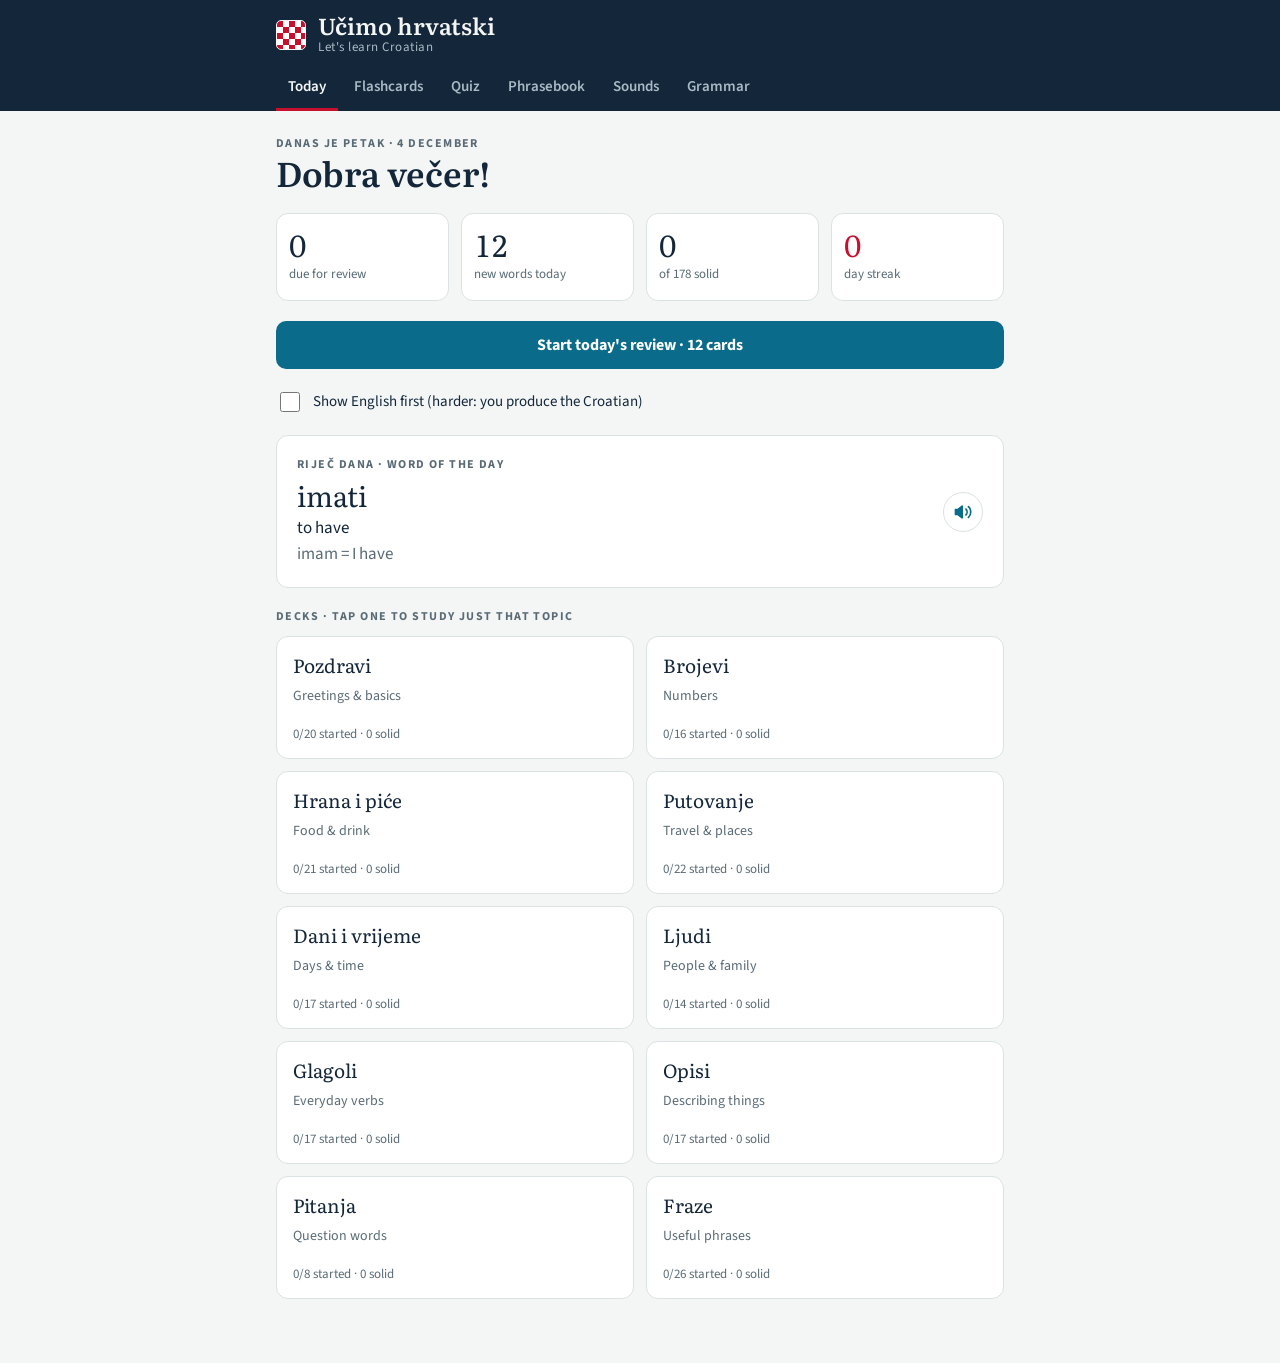
<file: croatian/index.html>
<!DOCTYPE html>
<html lang="en">
<head>
<meta charset="UTF-8">
<meta name="viewport" content="width=device-width, initial-scale=1, viewport-fit=cover">
<title>Učimo hrvatski</title>
<meta name="claude:viewport-fit-sides" content="cover">
<link rel="preconnect" href="https://fonts.googleapis.com">
<link rel="preconnect" href="https://fonts.gstatic.com" crossorigin>
<link rel="stylesheet" href="https://fonts.googleapis.com/css2?family=Literata:opsz,wght@7..72,500;7..72,600&family=Source+Sans+3:wght@400;600;700&display=swap">
<style>
/* Layout: a navy harbour-band header with a šahovnica checker mark, then one calm reading column of limestone and Adriatic blue. */
:root{
  --bg:#F3F6F5; --surface:#FFFFFF; --ink:#14263A; --muted:#5A6B76; --line:#DAE2E3;
  --sea:#0A6C8A; --sea-soft:#E0EEF2; --red:#C8102E; --red-soft:#FBE7EA;
  --good:#2C7A4B; --good-soft:#E2F1E7; --band:#14263A; --band-fg:#F3F6F5; --band-muted:#A9BAC4;
  --f-display:"Literata", Georgia, "Times New Roman", serif;
  --f-body:"Source Sans 3", "Segoe UI", system-ui, -apple-system, sans-serif;
  --r:12px;
}
@media (prefers-color-scheme: dark){
  :root:not([data-theme="light"]){
    --bg:#0C1820; --surface:#13232D; --ink:#E6EEF0; --muted:#94A7B1; --line:#243946;
    --sea:#5DB9D7; --sea-soft:#123241; --red:#F25A6E; --red-soft:#3B1A22;
    --good:#5EC58B; --good-soft:#15301F; --band:#07121A; --band-fg:#E6EEF0; --band-muted:#8EA2AD;
    color-scheme:dark;
  }
}
:root[data-theme="dark"]{
  --bg:#0C1820; --surface:#13232D; --ink:#E6EEF0; --muted:#94A7B1; --line:#243946;
  --sea:#5DB9D7; --sea-soft:#123241; --red:#F25A6E; --red-soft:#3B1A22;
  --good:#5EC58B; --good-soft:#15301F; --band:#07121A; --band-fg:#E6EEF0; --band-muted:#8EA2AD;
  color-scheme:dark;
}
*{box-sizing:border-box}
[hidden]{display:none!important}
html,body{margin:0}
body{background:var(--bg);color:var(--ink);font-family:var(--f-body);font-size:17px;line-height:1.5;-webkit-font-smoothing:antialiased}
body::before{content:"";position:fixed;inset:0 0 auto;height:env(safe-area-inset-top,0px);z-index:10;background:var(--band)}
button,input,select{font:inherit;color:inherit}
button{cursor:pointer}
:focus-visible{outline:3px solid var(--sea);outline-offset:2px}
h1,h2,h3{font-family:var(--f-display);font-weight:600;text-wrap:balance;margin:0;line-height:1.15}

/* header */
.top{position:sticky;top:env(safe-area-inset-top,0px);z-index:5;background:var(--band);color:var(--band-fg)}
.top-in{max-width:760px;margin:0 auto;padding-left:max(16px,env(safe-area-inset-left,0px));padding-right:max(16px,env(safe-area-inset-right,0px));padding-block:12px 0}
.brand{display:flex;align-items:center;gap:12px}
.checker{width:30px;height:30px;flex:none;border-radius:5px;border:1.5px solid var(--band-fg);
  background:repeating-conic-gradient(#FFFFFF 0 25%, #C8102E 0 50%) 0 0/12px 12px}
.brand h1{font-size:23px}
.brand small{display:block;color:var(--band-muted);font-size:13px;letter-spacing:.04em}
.tabs{display:flex;gap:4px;overflow-x:auto;scrollbar-width:none;margin-top:8px}
.tabs::-webkit-scrollbar{display:none}
.tab{background:none;border:0;color:var(--band-muted);padding:10px 12px;font-weight:600;font-size:15px;border-bottom:3px solid transparent;white-space:nowrap}
.tab:hover{color:var(--band-fg)}
.tab[aria-current="page"]{color:var(--band-fg);border-bottom-color:var(--red)}

main{max-width:760px;margin:0 auto;padding-left:max(16px,env(safe-area-inset-left,0px));padding-right:max(16px,env(safe-area-inset-right,0px));padding-block:24px 64px}
section{display:flex;flex-direction:column;gap:20px}
.eyebrow{font-size:12px;letter-spacing:.12em;text-transform:uppercase;color:var(--muted);font-weight:700}
.muted{color:var(--muted)}
.panel{background:var(--surface);border:1px solid var(--line);border-radius:var(--r);padding:20px}

/* buttons */
.btn{border:0;border-radius:10px;padding:12px 18px;font-weight:700;font-size:16px;background:var(--sea);color:var(--surface);transition:transform .1s, filter .15s}
.btn:hover{filter:brightness(1.08)}
.btn:active{transform:scale(.98)}
.btn:disabled{opacity:.45;cursor:default;transform:none;filter:none}
.btn.ghost{background:transparent;color:var(--sea);border:1.5px solid var(--sea)}
.btn.wide{width:100%}
.row{display:flex;gap:12px;flex-wrap:wrap}
.row>.btn{flex:1 1 140px}
.speak{flex:none;width:40px;height:40px;border-radius:50%;border:1.5px solid var(--line);background:var(--surface);color:var(--sea);display:inline-grid;place-items:center;padding:0}
.speak:hover{border-color:var(--sea)}
.speak svg{width:20px;height:20px}

/* today */
.hello h2{font-size:34px}
.stats{display:grid;grid-template-columns:repeat(4,1fr);gap:12px}
.stat{background:var(--surface);border:1px solid var(--line);border-radius:var(--r);padding:14px 12px}
.stat b{display:block;font-family:var(--f-display);font-weight:400;font-size:30px;line-height:1.1;font-variant-numeric:tabular-nums}
.stat span{font-size:13px;color:var(--muted)}
.stat.hot b{color:var(--red)}
.wotd{display:flex;gap:16px;align-items:center}
.wotd .w{flex:1;min-width:0}
.wotd .w strong{font-family:var(--f-display);font-weight:400;font-size:28px;display:block}
.decks{display:grid;grid-template-columns:repeat(2,1fr);gap:12px}
.deck{text-align:left;background:var(--surface);border:1px solid var(--line);border-radius:var(--r);padding:14px 16px;display:flex;flex-direction:column;gap:6px}
.deck:hover{border-color:var(--sea)}
.deck .dn{font-family:var(--f-display);font-size:19px}
.deck .de{font-size:14px;color:var(--muted)}
.bar{height:6px;border-radius:3px;background:var(--line);overflow:hidden}
.bar i{display:block;height:100%;background:var(--sea);border-radius:3px}
.deck .dc{font-size:13px;color:var(--muted);font-variant-numeric:tabular-nums}
.switch{display:flex;align-items:center;gap:10px;font-size:15px}
.switch input{width:20px;height:20px;accent-color:var(--sea)}

/* review */
.rv-top{display:flex;justify-content:space-between;align-items:center;gap:12px}
.chip{display:inline-block;font-size:12px;font-weight:700;letter-spacing:.08em;text-transform:uppercase;padding:4px 10px;border-radius:999px;background:var(--sea-soft);color:var(--sea)}
.chip.new{background:var(--red-soft);color:var(--red)}
.flash{background:var(--surface);border:1px solid var(--line);border-radius:16px;padding:36px 24px;min-height:260px;display:flex;flex-direction:column;align-items:center;justify-content:center;gap:14px;text-align:center}
.f-front{display:flex;align-items:center;gap:14px;justify-content:center;flex-wrap:wrap}
.f-word{font-family:var(--f-display);font-size:clamp(30px,7vw,46px);line-height:1.15;overflow-wrap:anywhere}
.f-back{display:flex;flex-direction:column;gap:6px;align-items:center;border-top:1px dashed var(--line);padding-top:16px;width:100%}
.f-ans{font-size:24px;font-weight:600}
.f-note{color:var(--muted);font-size:15px;max-width:44ch}
.rates{display:grid;grid-template-columns:repeat(4,1fr);gap:10px}
.rate{border:1.5px solid var(--line);background:var(--surface);border-radius:10px;padding:10px 6px;display:flex;flex-direction:column;align-items:center;font-weight:700}
.rate small{font-weight:400;color:var(--muted);font-size:13px}
.rate.again{border-color:var(--red);color:var(--red)}
.rate.good{border-color:var(--sea);color:var(--sea)}
.rate:hover{background:var(--sea-soft)}
.rate.again:hover{background:var(--red-soft)}
.keys{font-size:13px;color:var(--muted);text-align:center}
.done{text-align:center;display:flex;flex-direction:column;gap:12px;align-items:center;padding-block:28px}
.done h2{font-size:38px}

/* quiz */
.field{display:flex;flex-direction:column;gap:6px;flex:1 1 180px;min-width:0}
.field label{font-size:13px;font-weight:700;color:var(--muted);letter-spacing:.04em}
select,input[type="text"],input[type="search"]{width:100%;padding:11px 12px;border-radius:10px;border:1.5px solid var(--line);background:var(--surface)}
.qhead{display:flex;justify-content:space-between;align-items:center;font-variant-numeric:tabular-nums}
.qprompt{font-family:var(--f-display);font-size:clamp(26px,6vw,38px);text-align:center;overflow-wrap:anywhere}
.choices{display:grid;grid-template-columns:1fr 1fr;gap:10px}
.choice{text-align:left;padding:14px 16px;border-radius:10px;border:1.5px solid var(--line);background:var(--surface);font-size:17px}
.choice:hover:not(:disabled){border-color:var(--sea)}
.choice:disabled{cursor:default}
.choice.right{border-color:var(--good);background:var(--good-soft);color:var(--good);font-weight:700}
.choice.wrong{border-color:var(--red);background:var(--red-soft);color:var(--red)}
.fb{padding:12px 14px;border-radius:10px;font-weight:600}
.fb.ok{background:var(--good-soft);color:var(--good)}
.fb.bad{background:var(--red-soft);color:var(--red)}
.fb.almost{background:var(--sea-soft);color:var(--sea)}
.missed{display:flex;flex-direction:column;gap:8px;text-align:left;width:100%}
.missed div{display:flex;justify-content:space-between;gap:12px;border-bottom:1px solid var(--line);padding-block:6px}

/* phrasebook */
.group h3{font-size:22px;margin-bottom:8px}
.phrase{display:flex;align-items:center;gap:14px;padding-block:12px;border-bottom:1px solid var(--line)}
.phrase:last-child{border-bottom:0}
.phrase .p{flex:1;min-width:0}
.phrase .hr{font-family:var(--f-display);font-size:20px}
.phrase .en{color:var(--ink)}
.phrase .nt{color:var(--muted);font-size:14px}

/* sounds */
.abc{display:grid;grid-template-columns:repeat(auto-fill,minmax(150px,1fr));gap:10px}
.letter{text-align:left;background:var(--surface);border:1px solid var(--line);border-radius:var(--r);padding:12px 14px;display:flex;flex-direction:column;gap:4px}
.letter:hover{border-color:var(--sea)}
.letter .L{font-family:var(--f-display);font-size:30px;line-height:1}
.letter.special .L{color:var(--red)}
.letter .s{font-size:14px}
.letter .ex{font-size:14px;color:var(--muted)}
.letter .ex b{color:var(--ink);font-weight:600}
.legend{font-size:14px;color:var(--muted)}
.legend b{color:var(--red)}

/* grammar */
.prose{max-width:65ch}
.prose p{margin:0 0 10px}
.tbl{overflow-x:auto}
table{border-collapse:collapse;width:100%;font-size:16px}
th,td{text-align:left;padding:8px 10px;border-bottom:1px solid var(--line);vertical-align:top}
th{font-size:12px;letter-spacing:.08em;text-transform:uppercase;color:var(--muted)}
td.hr{font-family:var(--f-display)}
.end{color:var(--red);font-weight:700}

.toast{position:fixed;left:50%;bottom:calc(20px + env(safe-area-inset-bottom,0px));transform:translateX(-50%);background:var(--ink);color:var(--bg);padding:10px 16px;border-radius:10px;font-size:15px;max-width:calc(100% - 32px);z-index:20}

@media (max-width:560px){
  .stats{grid-template-columns:repeat(2,1fr)}
  .decks,.choices{grid-template-columns:1fr}
  .rates{grid-template-columns:repeat(2,1fr)}
  .hello h2{font-size:28px}
}
@media (prefers-reduced-motion:reduce){*{transition:none!important}}
</style>
</head>
<body>

<header class="top">
  <div class="top-in">
    <div class="brand">
      <div class="checker" aria-hidden="true"></div>
      <div><h1>Učimo hrvatski</h1><small>Let's learn Croatian</small></div>
    </div>
    <nav class="tabs" aria-label="Sections">
      <button class="tab" data-v="today">Today</button>
      <button class="tab" data-v="review">Flashcards</button>
      <button class="tab" data-v="quiz">Quiz</button>
      <button class="tab" data-v="phrases">Phrasebook</button>
      <button class="tab" data-v="sounds">Sounds</button>
      <button class="tab" data-v="grammar">Grammar</button>
    </nav>
  </div>
</header>

<main>

<!-- TODAY -->
<section id="v-today">
  <div class="hello">
    <div class="eyebrow" id="dateLine"></div>
    <h2 id="greet">Dobar dan!</h2>
  </div>
  <div class="stats">
    <div class="stat"><b id="stDue">0</b><span>due for review</span></div>
    <div class="stat"><b id="stNew">0</b><span>new words today</span></div>
    <div class="stat"><b id="stSolid">0</b><span id="stSolidLbl">words solid</span></div>
    <div class="stat hot"><b id="stStreak">0</b><span>day streak</span></div>
  </div>
  <button class="btn wide" id="startBtn">Start today's review</button>
  <label class="switch"><input type="checkbox" id="enFirst"> Show English first (harder: you produce the Croatian)</label>

  <div class="panel wotd">
    <div class="w">
      <div class="eyebrow">Riječ dana · word of the day</div>
      <strong id="wHr"></strong>
      <div id="wEn"></div>
      <div class="muted" id="wNote"></div>
    </div>
    <button class="speak" id="wSpeak" aria-label="Hear it"></button>
  </div>

  <div>
    <div class="eyebrow" style="margin-bottom:10px">Decks · tap one to study just that topic</div>
    <div class="decks" id="deckList"></div>
  </div>
</section>

<!-- REVIEW -->
<section id="v-review" hidden>
  <div id="rvPlay">
    <div style="display:flex;flex-direction:column;gap:16px">
      <div class="rv-top"><span class="chip" id="rvTag">Review</span><span class="muted" id="rvLeft"></span></div>
      <div class="flash">
        <div class="f-front"><div class="f-word" id="fFront"></div><button class="speak" id="fSpeak" aria-label="Hear the Croatian"></button></div>
        <div class="f-back" id="fBack" hidden>
          <div class="f-ans" id="fAns"></div>
          <div class="f-note" id="fNote"></div>
        </div>
      </div>
      <button class="btn wide" id="showBtn">Show answer</button>
      <div class="rates" id="rates" hidden>
        <button class="rate again" data-r="0">Again<small>now</small></button>
        <button class="rate" data-r="1">Hard<small id="ivH"></small></button>
        <button class="rate good" data-r="2">Good<small id="ivG"></small></button>
        <button class="rate" data-r="3">Easy<small id="ivE"></small></button>
      </div>
      <div class="keys">Keyboard: Space to flip, 1–4 to rate, P to hear it</div>
    </div>
  </div>
  <div class="panel done" id="rvDone" hidden>
    <div class="eyebrow">Session finished</div>
    <h2>Gotovo!</h2>
    <p class="muted" id="doneMsg"></p>
    <div class="row" style="width:100%">
      <button class="btn ghost" id="practiceBtn" hidden>Practise this deck anyway</button>
      <button class="btn ghost" data-go="quiz">Take a quiz</button>
      <button class="btn" data-go="today">Back to today</button>
    </div>
  </div>
</section>

<!-- QUIZ -->
<section id="v-quiz" hidden>
  <div class="panel" id="qSetup" style="display:flex;flex-direction:column;gap:16px">
    <div><h2 style="font-size:28px">Quick quiz</h2><p class="muted" style="margin:4px 0 0">Ten questions. Quizzes don't change your flashcard schedule.</p></div>
    <div class="row">
      <div class="field"><label for="qDeck">Topic</label><select id="qDeck"></select></div>
      <div class="field"><label for="qDir">Direction</label>
        <select id="qDir"><option value="hr-en">Croatian → English</option><option value="en-hr">English → Croatian</option><option value="mix">Mixed</option></select></div>
      <div class="field"><label for="qMode">Answer by</label>
        <select id="qMode"><option value="choice">Multiple choice</option><option value="type">Typing</option></select></div>
    </div>
    <button class="btn wide" id="qStart">Start quiz</button>
  </div>

  <div id="qPlay" hidden style="display:flex;flex-direction:column;gap:16px">
    <div class="qhead"><span class="eyebrow" id="qAsk"></span><span class="muted" id="qCount"></span></div>
    <div class="bar"><i id="qBar" style="width:0"></i></div>
    <div class="panel" style="display:flex;flex-direction:column;align-items:center;gap:12px;padding-block:28px">
      <div class="qprompt" id="qPrompt"></div>
      <button class="speak" id="qSpeak" aria-label="Hear the Croatian"></button>
    </div>
    <div class="choices" id="qChoices"></div>
    <form id="qTypeForm" class="row" hidden>
      <input type="text" id="qInput" autocomplete="off" autocapitalize="off" spellcheck="false" style="flex:1 1 220px" placeholder="Type your answer">
      <button class="btn" type="submit" id="qCheck">Check</button>
    </form>
    <div class="row" id="qKeysRow" hidden>
      <span class="muted" style="font-size:14px;align-self:center">Tap to insert:</span>
      <span class="row" style="gap:6px" id="qKeys"></span>
    </div>
    <div class="fb" id="qFb" hidden></div>
    <button class="btn wide" id="qNext" hidden>Next</button>
  </div>

  <div class="panel done" id="qEnd" hidden>
    <div class="eyebrow">Your score</div>
    <h2 id="qScore"></h2>
    <p class="muted" id="qVerdict"></p>
    <div class="missed" id="qMissed"></div>
    <div class="row" style="width:100%">
      <button class="btn ghost" id="qSettings">Change settings</button>
      <button class="btn" id="qAgain">Another round</button>
    </div>
  </div>
</section>

<!-- PHRASEBOOK -->
<section id="v-phrases" hidden>
  <div><h2 style="font-size:28px">Phrasebook</h2><p class="muted" style="margin:4px 0 0">Phrases you can use straight away. They're also a flashcard deck.</p></div>
  <input type="search" id="pSearch" placeholder="Search in English or Croatian" aria-label="Search phrases">
  <div id="pList" style="display:flex;flex-direction:column;gap:20px"></div>
</section>

<!-- SOUNDS -->
<section id="v-sounds" hidden>
  <div class="prose">
    <h2 style="font-size:28px">Abeceda · the alphabet</h2>
    <p class="muted" style="margin-top:4px">Croatian is spelled the way it sounds: one letter, one sound, every letter pronounced. Learn these 30 letters and you can read anything aloud. Tap a letter to hear its example word.</p>
  </div>
  <p class="legend"><b>Red letters</b> are the ones English speakers need to learn. Lj, Nj and Dž count as single letters. Q, W, X and Y appear only in foreign words.</p>
  <div class="abc" id="abc"></div>
  <div class="panel prose">
    <h3 style="font-size:22px;margin-bottom:8px">Five tips for sounding right</h3>
    <p><b>Vowels are short and pure.</b> a as in <i>father</i>, e as in <i>bed</i>, i as in <i>machine</i>, o as in <i>more</i>, u as in <i>food</i>. They never glide the way English vowels do.</p>
    <p><b>Roll the r.</b> It can even act as a vowel: <i>trg</i> (square), <i>prst</i> (finger), the island of <i>Krk</i>.</p>
    <p><b>Č vs Ć.</b> Č is hard, tongue back (<i>čaj</i>). Ć is soft, tongue forward (<i>kuća</i>). Many Croatians blur them, so don't worry too much.</p>
    <p><b>Stress usually falls early</b>, often on the first syllable, and never on the last syllable of a longer word: <b>HR</b>vatska, <b>do</b>bar dan.</p>
    <p><b>J is always a y sound.</b> <i>Jaje</i> (egg) is "YAH-yeh".</p>
  </div>
</section>

<!-- GRAMMAR -->
<section id="v-grammar" hidden>
  <div class="prose">
    <h2 style="font-size:28px">Grammar essentials</h2>
    <p class="muted" style="margin-top:4px">Just enough grammar to understand what you hear and build simple sentences.</p>
  </div>

  <div class="panel prose">
    <h3 style="font-size:22px;margin-bottom:8px">Biti · to be</h3>
    <p>You will use this verb constantly. The short forms never start a sentence: say <i>Ja sam Ana</i> or <i>Ana sam</i>, not <i>Sam Ana</i>.</p>
    <div class="tbl"><table>
      <tr><th>Person</th><th>Am / is / are</th><th>Am not</th></tr>
      <tr><td>ja (I)</td><td class="hr">sam</td><td class="hr">nisam</td></tr>
      <tr><td>ti (you)</td><td class="hr">si</td><td class="hr">nisi</td></tr>
      <tr><td>on / ona / ono</td><td class="hr">je</td><td class="hr">nije</td></tr>
      <tr><td>mi (we)</td><td class="hr">smo</td><td class="hr">nismo</td></tr>
      <tr><td>vi (you all / formal)</td><td class="hr">ste</td><td class="hr">niste</td></tr>
      <tr><td>oni / one / ona</td><td class="hr">su</td><td class="hr">nisu</td></tr>
    </table></div>
  </div>

  <div class="panel prose">
    <h3 style="font-size:22px;margin-bottom:8px">Present tense: three patterns</h3>
    <p>Most verbs follow one of three endings. Pronouns are usually dropped, because the ending already tells you who: <i>Govorim engleski</i> means "I speak English".</p>
    <div class="tbl"><table>
      <tr><th></th><th>gledati (watch)</th><th>govoriti (speak)</th><th>piti (drink)</th></tr>
      <tr><td>ja</td><td class="hr">gled<span class="end">am</span></td><td class="hr">govor<span class="end">im</span></td><td class="hr">pij<span class="end">em</span></td></tr>
      <tr><td>ti</td><td class="hr">gled<span class="end">aš</span></td><td class="hr">govor<span class="end">iš</span></td><td class="hr">pij<span class="end">eš</span></td></tr>
      <tr><td>on/ona</td><td class="hr">gled<span class="end">a</span></td><td class="hr">govor<span class="end">i</span></td><td class="hr">pij<span class="end">e</span></td></tr>
      <tr><td>mi</td><td class="hr">gled<span class="end">amo</span></td><td class="hr">govor<span class="end">imo</span></td><td class="hr">pij<span class="end">emo</span></td></tr>
      <tr><td>vi</td><td class="hr">gled<span class="end">ate</span></td><td class="hr">govor<span class="end">ite</span></td><td class="hr">pij<span class="end">ete</span></td></tr>
      <tr><td>oni</td><td class="hr">gled<span class="end">aju</span></td><td class="hr">govor<span class="end">e</span></td><td class="hr">pij<span class="end">u</span></td></tr>
    </table></div>
    <p style="margin-top:10px">To make a verb negative, put <i>ne</i> in front: <i>Ne razumijem</i> (I don't understand). Three verbs merge with it: <i>nisam</i> (I'm not), <i>nemam</i> (I don't have), <i>neću</i> (I won't / don't want).</p>
  </div>

  <div class="panel prose">
    <h3 style="font-size:22px;margin-bottom:8px">Gender: look at the ending</h3>
    <div class="tbl"><table>
      <tr><th>Gender</th><th>Usually ends in</th><th>Examples</th></tr>
      <tr><td>Masculine</td><td>a consonant</td><td class="hr">grad, kruh, otok</td></tr>
      <tr><td>Feminine</td><td><span class="end">-a</span></td><td class="hr">kava, plaža, žena</td></tr>
      <tr><td>Neuter</td><td><span class="end">-o</span> or <span class="end">-e</span></td><td class="hr">pivo, vino, more</td></tr>
    </table></div>
    <p style="margin-top:10px">Adjectives match the noun: <i>dobar grad</i>, <i>dobra kava</i>, <i>dobro vino</i>.</p>
  </div>

  <div class="panel prose">
    <h3 style="font-size:22px;margin-bottom:8px">The seven cases</h3>
    <p>Croatian nouns change their ending depending on their role in the sentence. Don't memorise the tables yet. Learn to notice them. Here is <i>žena</i> (woman) and <i>grad</i> (city):</p>
    <div class="tbl"><table>
      <tr><th>Case</th><th>Used for</th><th>žena</th><th>grad</th></tr>
      <tr><td>Nominative</td><td>the subject</td><td class="hr">žen<span class="end">a</span></td><td class="hr">grad</td></tr>
      <tr><td>Genitive</td><td>of, from, without, amounts</td><td class="hr">žen<span class="end">e</span></td><td class="hr">grad<span class="end">a</span></td></tr>
      <tr><td>Dative</td><td>to, for (someone)</td><td class="hr">žen<span class="end">i</span></td><td class="hr">grad<span class="end">u</span></td></tr>
      <tr><td>Accusative</td><td>the object, going to</td><td class="hr">žen<span class="end">u</span></td><td class="hr">grad</td></tr>
      <tr><td>Vocative</td><td>calling someone</td><td class="hr">žen<span class="end">o</span></td><td class="hr">grad<span class="end">e</span></td></tr>
      <tr><td>Locative</td><td>in, at, about</td><td class="hr">žen<span class="end">i</span></td><td class="hr">grad<span class="end">u</span></td></tr>
      <tr><td>Instrumental</td><td>with, by means of</td><td class="hr">žen<span class="end">om</span></td><td class="hr">grad<span class="end">om</span></td></tr>
    </table></div>
    <p style="margin-top:10px"><b>The one to learn first:</b> when ordering, feminine <i>-a</i> becomes <i>-u</i>. <i>Kava</i> becomes <i>Jednu kavu, molim</i>, and <i>karta</i> becomes <i>Jednu kartu za Split</i>.</p>
  </div>

  <div class="panel prose">
    <h3 style="font-size:22px;margin-bottom:8px">Ti or Vi?</h3>
    <p>Use <i>ti</i> with friends, family, children and people your age in casual settings. Use <i>Vi</i> with strangers, older people, shop and restaurant staff. If you're unsure, use <i>Vi</i>. You'll hear <i>Kako ste?</i> (formal) and <i>Kako si?</i> (informal), and <i>Izvolite</i> from anyone serving you.</p>
    <p>To ask a yes/no question, put the verb first and add <i>li</i>: <i>Govorite li engleski?</i> (Do you speak English?), <i>Imate li sobu?</i> (Do you have a room?). With "to be", use <i>je li</i>: <i>Je li daleko?</i> (Is it far?).</p>
  </div>
</section>

</main>
<div class="toast" id="toast" hidden></div>

<script>
const DECKS=[
 {id:'pozdravi',hr:'Pozdravi',en:'Greetings & basics',cards:[
  ['bok','hi / bye','Informal and very common.'],
  ['dobar dan','good day / hello','Polite, any time of day.'],
  ['dobro jutro','good morning'],
  ['dobra večer','good evening'],
  ['laku noć','good night'],
  ['doviđenja','goodbye','Polite. Literally "until we see again".'],
  ['hvala','thank you / thanks'],
  ['hvala lijepa','thank you very much','Literally "beautiful thanks".'],
  ['molim','please / you\'re welcome','Also "pardon?" when you didn\'t catch something.'],
  ['da','yes'],
  ['ne','no'],
  ['oprostite','excuse me / sorry','Formal. To a friend: oprosti.'],
  ['izvolite','here you are / how can I help','What shop and café staff say to you.'],
  ['kako si?','how are you?','Informal.'],
  ['kako ste?','how are you?','Formal, or to several people.'],
  ['dobro sam','I\'m fine / I\'m good'],
  ['drago mi je','nice to meet you','Literally "it is dear to me".'],
  ['zovem se ...','my name is ...','Literally "I call myself".'],
  ['može','okay / sure','Literally "it can". You\'ll hear it all day.'],
  ['živjeli!','cheers!','Literally "may you live".']
 ]},
 {id:'brojevi',hr:'Brojevi',en:'Numbers',cards:[
  ['jedan','one / 1'],['dva','two / 2'],['tri','three / 3'],['četiri','four / 4'],['pet','five / 5'],
  ['šest','six / 6'],['sedam','seven / 7'],['osam','eight / 8'],['devet','nine / 9'],['deset','ten / 10'],
  ['jedanaest','eleven / 11','Literally "one-on-ten".'],['dvanaest','twelve / 12'],['dvadeset','twenty / 20'],
  ['pedeset','fifty / 50'],['sto','hundred / 100'],['tisuća','thousand / 1000']
 ]},
 {id:'hrana',hr:'Hrana i piće',en:'Food & drink',cards:[
  ['voda','water'],['kruh','bread'],['kava','coffee','Order with "jednu kavu, molim".'],['čaj','tea'],
  ['pivo','beer'],['vino','wine','Red wine is crno vino, literally "black wine".'],['mlijeko','milk'],
  ['sir','cheese','Paški sir from the island of Pag is famous.'],['riba','fish'],['meso','meat'],['jaje','egg'],
  ['juha','soup'],['sladoled','ice cream'],['voće','fruit'],['povrće','vegetables'],
  ['jelovnik','menu'],['račun','bill / check'],['doručak','breakfast'],['ručak','lunch'],['večera','dinner'],
  ['ukusno','delicious / tasty']
 ]},
 {id:'putovanje',hr:'Putovanje',en:'Travel & places',cards:[
  ['grad','city / town'],['more','sea'],['plaža','beach'],['otok','island','Croatia has over a thousand.'],
  ['ulica','street'],['trgovina','shop / store'],['tržnica','market','The open-air produce market.'],
  ['kolodvor','station','Autobusni kolodvor is the bus station.'],['zračna luka','airport','Literally "air port".'],
  ['soba','room'],['ljekarna','pharmacy'],['bolnica','hospital'],['autobus','bus'],['vlak','train'],
  ['brod','boat / ship'],['trajekt','ferry'],['karta','ticket / map'],['lijevo','left'],['desno','right'],
  ['ravno','straight ahead'],['blizu','near / close'],['daleko','far']
 ]},
 {id:'vrijeme',hr:'Dani i vrijeme',en:'Days & time',cards:[
  ['danas','today'],['sutra','tomorrow'],['jučer','yesterday'],['sada','now','Also short: sad.'],
  ['ponedjeljak','Monday','Literally "after Sunday".'],['utorak','Tuesday','From "second".'],
  ['srijeda','Wednesday','From "middle".'],['četvrtak','Thursday','From "fourth".'],['petak','Friday','From "fifth".'],
  ['subota','Saturday'],['nedjelja','Sunday','Literally "no work".'],['dan','day'],['tjedan','week'],
  ['mjesec','month','Also means "moon".'],['godina','year'],['sat','hour / clock'],
  ['vrijeme','time / weather','One word for both.']
 ]},
 {id:'ljudi',hr:'Ljudi',en:'People & family',cards:[
  ['mama','mom / mum'],['tata','dad'],['majka','mother'],['otac','father'],['brat','brother'],['sestra','sister'],
  ['sin','son'],['kći','daughter'],['muž','husband'],['žena','woman / wife'],['čovjek','person / man','Plural: ljudi (people).'],
  ['dijete','child','Plural: djeca.'],['prijatelj','friend','Male. A female friend is prijateljica.'],['prijateljica','friend (female)']
 ]},
 {id:'glagoli',hr:'Glagoli',en:'Everyday verbs',cards:[
  ['biti','to be','ja sam = I am'],['imati','to have','imam = I have'],['ići','to go','idem = I go'],
  ['htjeti','to want','hoću = I want. Politer: želio bih / željela bih (I would like).'],
  ['jesti','to eat','jedem = I eat'],['piti','to drink','pijem = I drink'],['govoriti','to speak','govorim = I speak'],
  ['razumjeti','to understand','razumijem = I understand'],['znati','to know','znam = I know'],['vidjeti','to see','vidim = I see'],
  ['raditi','to work / to do','radim = I work'],['živjeti','to live','živim = I live'],['voljeti','to love / to like','volim = I love'],
  ['trebati','to need','trebam = I need'],['platiti','to pay','platim = I pay'],['kupiti','to buy','kupim = I buy'],
  ['spavati','to sleep','spavam = I sleep']
 ]},
 {id:'opisi',hr:'Opisi',en:'Describing things',cards:[
  ['dobar','good'],['loš','bad'],['velik','big'],['mali','small / little'],['lijep','beautiful / nice'],
  ['nov','new'],['star','old'],['skup','expensive'],['jeftin','cheap'],['toplo','warm','It\'s warm: toplo je.'],
  ['hladno','cold','It\'s cold: hladno je.'],['crven','red'],['plav','blue','Also "blond".'],['zelen','green'],
  ['žut','yellow'],['bijel','white'],['crn','black']
 ]},
 {id:'pitanja',hr:'Pitanja',en:'Question words',cards:[
  ['tko','who'],['što','what','Further east you\'ll hear šta.'],['gdje','where'],['kada','when','Also short: kad.'],
  ['zašto','why'],['kako','how'],['koliko','how much / how many'],['koji','which']
 ]}
];

const PHRASES=[
 {g:'At the café & restaurant',items:[
  ['Jednu kavu, molim.','One coffee, please.','Kava becomes kavu when ordered (accusative).'],
  ['Račun, molim.','The bill, please.'],
  ['Imate li jelovnik na engleskom?','Do you have a menu in English?'],
  ['Što preporučujete?','What do you recommend?'],
  ['Bez mesa, molim.','Without meat, please.'],
  ['Bilo je odlično!','It was excellent!']
 ]},
 {g:'Getting around',items:[
  ['Gdje je WC?','Where is the toilet?','WC is said "ve-tse".'],
  ['Koliko košta?','How much does it cost?'],
  ['Jednu kartu za Split, molim.','One ticket to Split, please.'],
  ['Kada polazi trajekt?','When does the ferry leave?'],
  ['Je li daleko?','Is it far?']
 ]},
 {g:'Conversation',items:[
  ['Govorite li engleski?','Do you speak English?'],
  ['Ne razumijem.','I don\'t understand.'],
  ['Polako, molim.','Slowly, please.'],
  ['Možete li ponoviti?','Can you repeat that?'],
  ['Kako se kaže ... na hrvatskom?','How do you say ... in Croatian?'],
  ['Učim hrvatski.','I\'m learning Croatian.','People will love hearing this.'],
  ['Ne znam.','I don\'t know.'],
  ['Nema problema.','No problem.'],
  ['Vidimo se!','See you!'],
  ['Sretno!','Good luck!'],
  ['Pomalo!','Take it easy!','The Dalmatian motto: slowly, little by little.']
 ]},
 {g:'If you need help',items:[
  ['Trebam pomoć.','I need help.'],
  ['Upomoć!','Help!'],
  ['Zovite liječnika!','Call a doctor!'],
  ['Izgubio sam se.','I\'m lost.','Said by a man. A woman says: Izgubila sam se.']
 ]}
];
DECKS.push({id:'fraze',hr:'Fraze',en:'Useful phrases',cards:PHRASES.flatMap(p=>p.items)});

const ALPHABET=[
 ['A','a in father','auto','car'],['B','b','brod','boat'],['C','ts in cats','cvijet','flower',1],
 ['Č','ch in church (hard)','čaj','tea',1],['Ć','softer ch, like t in British "tune"','kuća','house',1],
 ['D','d','dan','day'],['Dž','j in jungle (hard)','džep','pocket',1],['Đ','softer j, like d in British "duke"','rođendan','birthday',1],
 ['E','e in bed','more','sea'],['F','f','fotografija','photo'],['G','g in go, always hard','grad','city'],
 ['H','ch in Scottish loch, softly','hvala','thanks',1],['I','ee in see','riba','fish'],['J','y in yes','jaje','egg',1],
 ['K','k','kava','coffee'],['L','l','lijevo','left'],['Lj','lli in million','ljubav','love',1],['M','m','mama','mom'],
 ['N','n','ne','no'],['Nj','ny in canyon','konj','horse',1],['O','o in more, short','otok','island'],['P','p','pivo','beer'],
 ['R','rolled; can act as a vowel','Krk','an island',1],['S','s in sun, never z','sir','cheese'],['Š','sh in shoe','šest','six',1],
 ['T','t','tri','three'],['U','oo in food','ulica','street'],['V','v','vino','wine'],['Z','z in zoo','zelen','green'],
 ['Ž','s in pleasure','žut','yellow',1]
];

const ALL=DECKS.flatMap(d=>d.cards.map(c=>({id:d.id+':'+c[0],deck:d.id,hr:c[0],en:c[1],note:c[2]||''})));
const DECK_BY=Object.fromEntries(DECKS.map(d=>[d.id,d]));
const INTERVALS=[0,1,2,4,8,16,32];
const NEW_PER_DAY=12;
const KEY='ucimo-hr-v1';
const SPEAKER='<svg viewBox="0 0 24 24" fill="none" stroke="currentColor" stroke-width="2" stroke-linecap="round" stroke-linejoin="round" aria-hidden="true"><path d="M11 5 6 9H3v6h3l5 4z" fill="currentColor"/><path d="M15.5 8.5a5 5 0 0 1 0 7"/><path d="M18.5 5.5a9 9 0 0 1 0 13"/></svg>';

const $=s=>document.querySelector(s);
const esc=s=>String(s).replace(/[&<>"]/g,c=>({'&':'&amp;','<':'&lt;','>':'&gt;','"':'&quot;'}[c]));
const shuffle=a=>{a=a.slice();for(let i=a.length-1;i>0;i--){const j=Math.floor(Math.random()*(i+1));[a[i],a[j]]=[a[j],a[i]]}return a};
const today=()=>{const d=new Date();return Math.floor((d.getTime()-d.getTimezoneOffset()*6e4)/864e5)};

function load(){
  try{const s=JSON.parse(localStorage.getItem(KEY));if(s&&s.cards)return s}catch(e){}
  return {cards:{},streak:{last:null,count:0},newToday:{date:null,count:0},settings:{enFirst:false}};
}
function save(){try{localStorage.setItem(KEY,JSON.stringify(S))}catch(e){}}
let S=load();

let toastTimer;
function toast(msg){const t=$('#toast');t.textContent=msg;t.hidden=false;clearTimeout(toastTimer);toastTimer=setTimeout(()=>t.hidden=true,3200)}

/* speech */
let voice=null;
function pickVoice(){
  if(!('speechSynthesis' in window))return;
  const vs=speechSynthesis.getVoices();
  voice=vs.find(v=>/^hr/i.test(v.lang))||vs.find(v=>/^(bs|sr)/i.test(v.lang))||null;
}
if('speechSynthesis' in window){pickVoice();speechSynthesis.addEventListener?.('voiceschanged',pickVoice)}
function speak(text){
  if(!('speechSynthesis' in window)){toast('This browser can\'t play audio for words.');return}
  if(!voice&&speechSynthesis.getVoices().length){toast('No Croatian voice on this device. Add one in your system\'s speech settings, or try Chrome.');return}
  speechSynthesis.cancel();
  const u=new SpeechSynthesisUtterance(text.replace(/\.\.\./g,'').trim());
  if(voice)u.voice=voice;
  u.lang=voice?voice.lang:'hr-HR';u.rate=.85;
  speechSynthesis.speak(u);
}
document.querySelectorAll('.speak').forEach(b=>b.innerHTML=SPEAKER);

/* navigation */
const VIEWS=['today','review','quiz','phrases','sounds','grammar'];
function show(v){
  // a finished session shouldn't stop the Flashcards tab from starting a new one
  if(v!=='review'&&sess&&sess.done)sess=null;
  VIEWS.forEach(x=>{$('#v-'+x).hidden=x!==v});
  document.querySelectorAll('.tab').forEach(t=>{
    if(t.dataset.v===v){t.setAttribute('aria-current','page');t.scrollIntoView?.({block:'nearest',inline:'nearest'})}
    else t.removeAttribute('aria-current');
  });
  if(v==='today')renderToday();
  window.scrollTo(0,0);
  try{history.replaceState(null,'','#'+v)}catch(e){}
}
document.querySelectorAll('.tab').forEach(t=>t.addEventListener('click',()=>{
  if(t.dataset.v==='review'&&!sess)startReview(null);else show(t.dataset.v);
}));
document.querySelectorAll('[data-go]').forEach(b=>b.addEventListener('click',()=>show(b.dataset.go)));

/* today */
function stateOf(c){return S.cards[c.id]}
function newUsed(){return S.newToday.date===today()?S.newToday.count:0}
function renderToday(){
  const t=today(),h=new Date().getHours();
  $('#greet').textContent=h<11?'Dobro jutro!':h<18?'Dobar dan!':'Dobra večer!';
  const days=['nedjelja','ponedjeljak','utorak','srijeda','četvrtak','petak','subota'];
  const d=new Date();$('#dateLine').textContent=`Danas je ${days[d.getDay()]} · ${d.toLocaleDateString('en-GB',{day:'numeric',month:'long'})}`;
  const due=ALL.filter(c=>stateOf(c)&&stateOf(c).due<=t).length;
  const unseen=ALL.filter(c=>!stateOf(c)).length;
  const fresh=Math.min(unseen,Math.max(0,NEW_PER_DAY-newUsed()));
  const solid=ALL.filter(c=>stateOf(c)&&stateOf(c).box>=3).length;
  $('#stDue').textContent=due;$('#stNew').textContent=fresh;$('#stSolid').textContent=solid;
  $('#stSolidLbl').textContent=`of ${ALL.length} solid`;
  $('#stStreak').textContent=S.streak.last!==null&&S.streak.last>=t-1?S.streak.count:0;
  const n=due+fresh,b=$('#startBtn');
  b.textContent=n?`Start today's review · ${n} card${n===1?'':'s'}`:'All done for today. Dobro!';
  b.disabled=!n;
  $('#enFirst').checked=!!S.settings.enFirst;
  const w=ALL[(t*7)%ALL.length];
  $('#wHr').textContent=w.hr;$('#wEn').textContent=w.en;$('#wNote').textContent=w.note;
  $('#wSpeak').onclick=()=>speak(w.hr);
  $('#deckList').innerHTML=DECKS.map(dk=>{
    const cs=ALL.filter(c=>c.deck===dk.id),st=cs.filter(c=>stateOf(c)).length,so=cs.filter(c=>stateOf(c)&&stateOf(c).box>=3).length,du=cs.filter(c=>stateOf(c)&&stateOf(c).due<=t).length;
    return `<button class="deck" data-deck="${dk.id}"><span class="dn">${esc(dk.hr)}</span><span class="de">${esc(dk.en)}</span>
      <span class="bar"><i style="width:${Math.round(so/cs.length*100)}%"></i></span>
      <span class="dc">${st}/${cs.length} started · ${so} solid${du?` · ${du} due`:''}</span></button>`;
  }).join('');
  document.querySelectorAll('.deck').forEach(el=>el.addEventListener('click',()=>startReview(el.dataset.deck)));
}
$('#startBtn').addEventListener('click',()=>startReview(null));
$('#enFirst').addEventListener('change',e=>{S.settings.enFirst=e.target.checked;save()});

/* flashcards */
let sess=null,cur=null,revealed=false;
function startReview(deckId,cram){
  const t=today(),pool=ALL.filter(c=>!deckId||c.deck===deckId);
  let queue;
  if(cram)queue=shuffle(pool);
  else{
    const due=shuffle(pool.filter(c=>stateOf(c)&&stateOf(c).due<=t));
    const lim=deckId?10:Math.max(0,NEW_PER_DAY-newUsed());
    queue=[...due,...pool.filter(c=>!stateOf(c)).slice(0,lim)];
  }
  sess={deck:deckId,cram:!!cram,queue,reviewed:0};
  show('review');
  nextCard();
}
function nextCard(){
  if(!sess.queue.length)return finish();
  $('#rvPlay').hidden=false;$('#rvDone').hidden=true;
  cur=sess.queue.shift();revealed=false;
  const enFirst=S.settings.enFirst,st=stateOf(cur);
  $('#fFront').textContent=enFirst?cur.en:cur.hr;
  $('#fAns').textContent=enFirst?cur.hr:cur.en;
  $('#fNote').textContent=cur.note;
  $('#fBack').hidden=true;$('#rates').hidden=true;$('#showBtn').hidden=false;
  $('#fSpeak').hidden=enFirst;
  const tag=$('#rvTag');
  tag.textContent=sess.cram?'Practice':st?DECK_BY[cur.deck].hr:'New word';
  tag.classList.toggle('new',!st&&!sess.cram);
  $('#rvLeft').textContent=`${sess.queue.length+1} left`;
  const box=st?st.box:0,fmt=n=>n===1?'1 day':n+' days';
  $('#ivH').textContent='1 day';
  $('#ivG').textContent=fmt(INTERVALS[Math.min(6,box+1)]);
  $('#ivE').textContent=fmt(INTERVALS[Math.min(6,box+2)]);
  $('#showBtn').focus({preventScroll:true});
  if(!enFirst&&!st)speak(cur.hr);
}
function reveal(){
  if(revealed)return;revealed=true;
  $('#fBack').hidden=false;$('#rates').hidden=false;$('#showBtn').hidden=true;$('#fSpeak').hidden=false;
  if(S.settings.enFirst)speak(cur.hr);
}
function rate(r){
  if(!revealed)return;
  const t=today();
  if(!sess.cram){
    let st=S.cards[cur.id];
    if(!st){
      st=S.cards[cur.id]={box:0,due:t};
      if(S.newToday.date!==t)S.newToday={date:t,count:0};
      S.newToday.count++;
    }
    if(r===0){st.box=0;st.due=t}
    else if(r===1){st.box=Math.max(1,st.box);st.due=t+1}
    else{st.box=Math.min(6,st.box+(r===3?2:1));st.due=t+INTERVALS[st.box]}
    if(S.streak.last!==t){S.streak.count=S.streak.last===t-1?S.streak.count+1:1;S.streak.last=t}
    save();
  }
  if(r===0)sess.queue.splice(Math.min(3,sess.queue.length),0,cur);
  sess.reviewed++;
  nextCard();
}
function finish(){
  $('#rvPlay').hidden=true;$('#rvDone').hidden=false;
  const d=sess.deck?DECK_BY[sess.deck]:null;
  $('#doneMsg').textContent=sess.reviewed
    ?`You went through ${sess.reviewed} card${sess.reviewed===1?'':'s'}${d?` in ${d.hr}`:''}. Come back tomorrow and the ones you know less well will be waiting.`
    :d?`Nothing in ${d.hr} is due right now.`:'Nothing is due right now. Pick a deck on the Today tab to learn more words.';
  $('#practiceBtn').hidden=!(d&&!sess.cram);
  sess.done=true;
}
$('#showBtn').addEventListener('click',reveal);
$('#fSpeak').addEventListener('click',()=>speak(cur.hr));
document.querySelectorAll('.rate').forEach(b=>b.addEventListener('click',()=>rate(+b.dataset.r)));
$('#practiceBtn').addEventListener('click',()=>startReview(sess.deck,true));
document.addEventListener('keydown',e=>{
  if($('#v-review').hidden||$('#rvPlay').hidden||/INPUT|SELECT|TEXTAREA/.test(e.target.tagName))return;
  if(e.key===' '||e.key==='Enter'){if(!revealed){e.preventDefault();reveal()}}
  else if(/^[1-4]$/.test(e.key))rate(+e.key-1);
  else if(e.key==='p'||e.key==='P')speak(cur.hr);
});

/* quiz */
$('#qDeck').innerHTML='<option value="all">All topics</option>'+DECKS.map(d=>`<option value="${d.id}">${esc(d.hr)} · ${esc(d.en)}</option>`).join('');
let qz=null;
const norm=s=>s.toLowerCase().replace(/\(.*?\)/g,'').replace(/\.\.\./g,'').replace(/[.,!?¿¡"…]/g,'').replace(/\s+/g,' ').trim();
const alts=s=>s.split(/\s*\/\s*/).map(norm).filter(Boolean);
const plainA=s=>s.replace(/dž/g,'dz').replace(/đ/g,'dj').replace(/[čć]/g,'c').replace(/š/g,'s').replace(/ž/g,'z');
const plainB=s=>plainA(s.replace(/đ/g,'d'));
function check(given,answer){
  const g=norm(given);if(!g)return 'bad';
  const as=alts(answer).concat(norm(answer));
  if(as.includes(g))return 'ok';
  if(as.some(a=>plainA(a)===plainA(g)||plainB(a)===plainB(g)))return 'almost';
  return 'bad';
}
function startQuiz(){
  const deck=$('#qDeck').value;
  const pool=ALL.filter(c=>deck==='all'||c.deck===deck);
  qz={items:shuffle(pool).slice(0,10),i:0,score:0,missed:[],dir:$('#qDir').value,mode:$('#qMode').value};
  $('#qSetup').hidden=true;$('#qEnd').hidden=true;$('#qPlay').hidden=false;
  qRender();
}
function qRender(){
  const c=qz.items[qz.i];
  const toEn=qz.dir==='hr-en'||(qz.dir==='mix'&&Math.random()<.5);
  qz.cur={c,toEn,answer:toEn?c.en:c.hr,answered:false};
  $('#qAsk').textContent=toEn?'Translate into English':'Translate into Croatian';
  $('#qCount').textContent=`${qz.i+1} / ${qz.items.length}`;
  $('#qBar').style.width=(qz.i/qz.items.length*100)+'%';
  $('#qPrompt').textContent=toEn?c.hr:c.en;
  $('#qSpeak').hidden=!toEn;
  $('#qFb').hidden=true;$('#qNext').hidden=true;
  const typing=qz.mode==='type';
  $('#qChoices').hidden=typing;$('#qTypeForm').hidden=!typing;$('#qKeysRow').hidden=!(typing&&!toEn);
  if(typing){const i=$('#qInput');i.value='';i.disabled=false;$('#qCheck').disabled=false;i.focus()}
  else{
    let others=shuffle(ALL.filter(x=>x.deck===c.deck&&x.id!==c.id));
    if(others.length<3)others=others.concat(shuffle(ALL.filter(x=>x.deck!==c.deck)));
    const seen=new Set([qz.cur.answer]),opts=[c];
    for(const o of others){const a=toEn?o.en:o.hr;if(!seen.has(a)){seen.add(a);opts.push(o)}if(opts.length===4)break}
    $('#qChoices').innerHTML=shuffle(opts).map(o=>`<button class="choice" data-id="${esc(o.id)}">${esc(toEn?o.en:o.hr)}</button>`).join('');
    document.querySelectorAll('.choice').forEach(b=>b.addEventListener('click',()=>{
      if(qz.cur.answered)return;
      const ok=b.dataset.id===c.id;
      document.querySelectorAll('.choice').forEach(x=>{x.disabled=true;if(x.dataset.id===c.id)x.classList.add('right')});
      if(!ok)b.classList.add('wrong');
      qDone(ok?'ok':'bad');
    }));
  }
}
function qDone(result){
  const q=qz.cur;q.answered=true;
  if(result!=='bad')qz.score++;else qz.missed.push(q.c);
  const fb=$('#qFb');fb.hidden=false;fb.className='fb '+result;
  fb.textContent=result==='ok'?'Točno! Correct.':result==='almost'?`Almost! Watch the accents: ${q.answer}`:`Not quite. The answer is: ${q.answer}`;
  if(q.toEn===false||result!=='bad')speak(q.c.hr);
  const n=$('#qNext');n.hidden=false;n.textContent=qz.i+1<qz.items.length?'Next':'See your score';n.focus();
}
function qNext(){
  qz.i++;
  if(qz.i<qz.items.length)return qRender();
  $('#qPlay').hidden=true;$('#qEnd').hidden=false;
  const s=qz.score,n=qz.items.length;
  $('#qScore').textContent=`${s} / ${n}`;
  $('#qVerdict').textContent=s===n?'Savršeno! Perfect.':s>=n*.7?'Odlično! Excellent.':s>=n*.4?'Dobro! Good, keep going.':'Pomalo. Little by little, you\'ll get there.';
  $('#qMissed').innerHTML=qz.missed.length?'<div class="eyebrow" style="border:0">Review these</div>'+qz.missed.map(c=>`<div><span style="font-family:var(--f-display)">${esc(c.hr)}</span><span class="muted">${esc(c.en)}</span></div>`).join(''):'';
}
$('#qStart').addEventListener('click',startQuiz);
$('#qAgain').addEventListener('click',startQuiz);
$('#qSettings').addEventListener('click',()=>{$('#qEnd').hidden=true;$('#qSetup').hidden=false});
$('#qNext').addEventListener('click',qNext);
$('#qSpeak').addEventListener('click',()=>speak(qz.cur.c.hr));
$('#qTypeForm').addEventListener('submit',e=>{
  e.preventDefault();
  if(qz.cur.answered)return qNext();
  const i=$('#qInput');if(!i.value.trim())return;
  i.disabled=true;$('#qCheck').disabled=true;
  qDone(check(i.value,qz.cur.answer));
});
$('#qKeys').innerHTML=['č','ć','đ','š','ž'].map(k=>`<button type="button" class="speak" style="font-family:var(--f-display);font-size:18px;color:var(--ink)" data-k="${k}">${k}</button>`).join('');
document.querySelectorAll('[data-k]').forEach(b=>b.addEventListener('click',()=>{
  const i=$('#qInput');if(i.disabled)return;
  const p=i.selectionStart??i.value.length;i.value=i.value.slice(0,p)+b.dataset.k+i.value.slice(i.selectionEnd??p);
  i.focus();i.setSelectionRange(p+1,p+1);
}));

/* phrasebook */
function renderPhrases(){
  const q=norm($('#pSearch').value);
  const html=PHRASES.map(g=>{
    const items=g.items.filter(p=>!q||norm(p[0]+' '+p[1]).includes(q)||plainB(norm(p[0])).includes(plainB(q)));
    if(!items.length)return '';
    return `<div class="panel group"><h3>${esc(g.g)}</h3>${items.map(p=>`<div class="phrase"><div class="p"><div class="hr">${esc(p[0])}</div><div class="en">${esc(p[1])}</div>${p[2]?`<div class="nt">${esc(p[2])}</div>`:''}</div><button class="speak" data-say="${esc(p[0])}" aria-label="Hear it">${SPEAKER}</button></div>`).join('')}</div>`;
  }).join('');
  $('#pList').innerHTML=html||'<p class="muted">No phrases match that search.</p>';
}
$('#pSearch').addEventListener('input',renderPhrases);
$('#pList').addEventListener('click',e=>{const b=e.target.closest('[data-say]');if(b)speak(b.dataset.say)});
renderPhrases();

/* alphabet */
$('#abc').innerHTML=ALPHABET.map(([L,s,ex,gl,sp])=>`<button class="letter${sp?' special':''}" data-say="${esc(ex)}"><span class="L">${L} ${L.toLowerCase()}</span><span class="s">${esc(s)}</span><span class="ex"><b>${esc(ex)}</b> · ${esc(gl)}</span></button>`).join('');
$('#abc').addEventListener('click',e=>{const b=e.target.closest('[data-say]');if(b)speak(b.dataset.say)});

/* boot */
const start=(location.hash||'').slice(1);
if(start==='review')startReview(null);else show(VIEWS.includes(start)?start:'today');
</script>
</body>
</html>
</file>
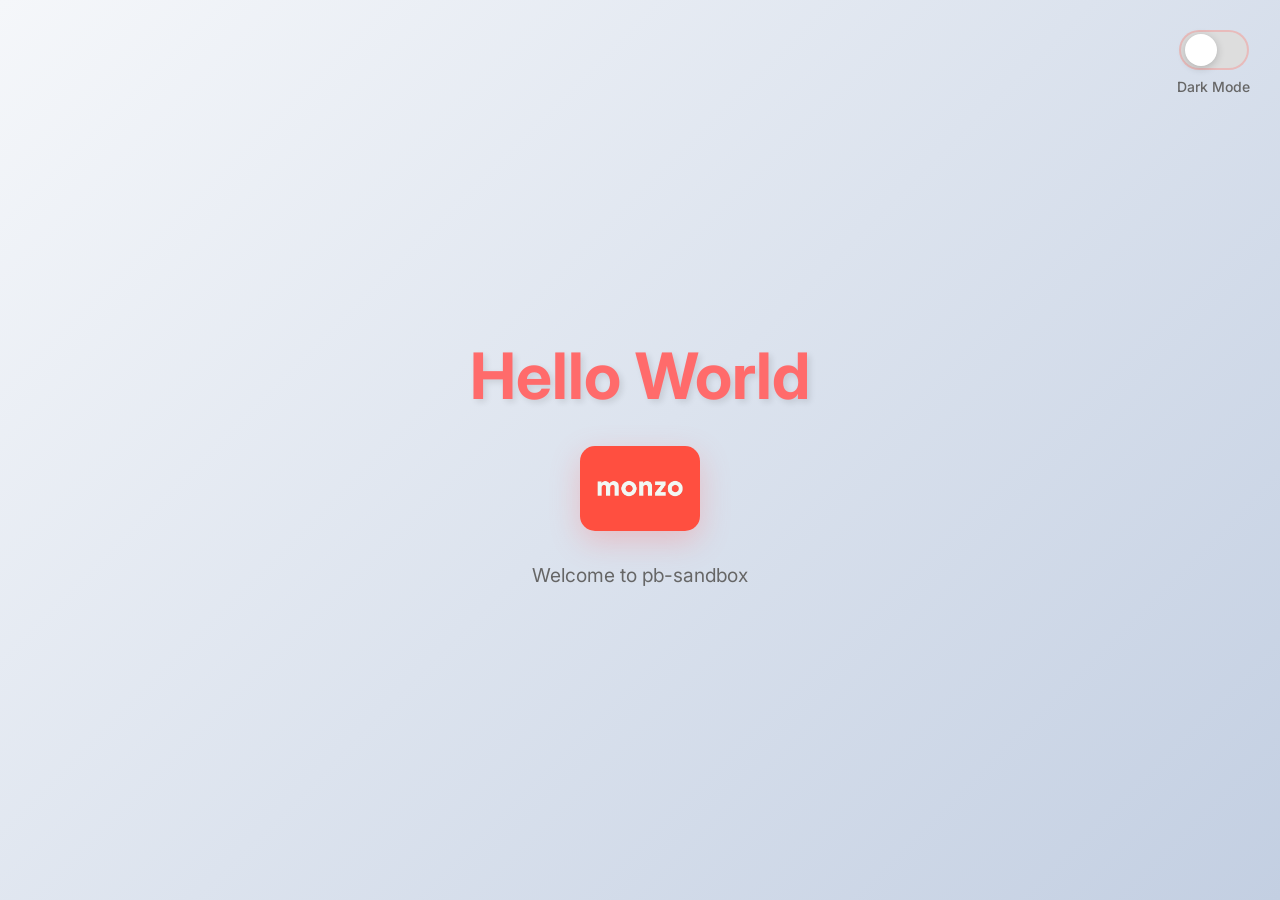
<file: hello-world/index.html>
<!DOCTYPE html>
<html lang="en">
<head>
    <meta charset="UTF-8">
    <meta name="viewport" content="width=device-width, initial-scale=1.0">
    <title>Hello World - Hot Coral</title>
    <link href="https://fonts.googleapis.com/css2?family=Inter:wght@400;500;700&display=swap" rel="stylesheet">
    <style>
        :root {
            --bg-gradient-start: #f5f7fa;
            --bg-gradient-end: #c3cfe2;
            --text-color: #666;
            --toggle-bg: #ddd;
            --toggle-thumb: #fff;
        }
        
        [data-theme="dark"] {
            --bg-gradient-start: #2c3e50;
            --bg-gradient-end: #34495e;
            --text-color: #bbb;
            --toggle-bg: #4a4a4a;
            --toggle-thumb: #fff;
        }
        
        body {
            margin: 0;
            padding: 0;
            min-height: 100vh;
            display: flex;
            flex-direction: column;
            align-items: center;
            justify-content: center;
            background: linear-gradient(135deg, var(--bg-gradient-start) 0%, var(--bg-gradient-end) 100%);
            font-family: 'Inter', -apple-system, BlinkMacSystemFont, 'Segoe UI', sans-serif;
            transition: background 0.3s ease;
        }
        
        .container {
            text-align: center;
            padding: 2rem;
        }
        
        .hello-world {
            font-size: 4rem;
            font-weight: bold;
            color: #FF6B6B;
            text-shadow: 3px 3px 6px rgba(0, 0, 0, 0.1);
            margin-bottom: 2rem;
            animation: fadeInUp 1s ease-out;
        }
        
        .monzo-logo {
            margin: 2rem auto;
            display: flex;
            align-items: center;
            justify-content: center;
            animation: fadeInUp 1s ease-out 0.3s both;
        }
        
        .monzo-logo img {
            width: 120px;
            height: auto;
            border-radius: 15px;
            box-shadow: 0 10px 30px rgba(255, 107, 107, 0.3);
        }
        
        @keyframes fadeInUp {
            from {
                opacity: 0;
                transform: translateY(30px);
            }
            to {
                opacity: 1;
                transform: translateY(0);
            }
        }
        
        .subtitle {
            color: var(--text-color);
            font-size: 1.2rem;
            margin-top: 1rem;
            animation: fadeInUp 1s ease-out 0.6s both;
        }
        
        .dark-mode-toggle {
            position: fixed;
            top: 30px;
            right: 30px;
            z-index: 1000;
            text-align: center;
        }
        
        .toggle-switch {
            position: relative;
            display: inline-block;
            width: 70px;
            height: 40px;
            margin-bottom: 8px;
        }
        
        .toggle-switch input {
            opacity: 0;
            width: 0;
            height: 0;
        }
        
        .slider {
            position: absolute;
            cursor: pointer;
            top: 0;
            left: 0;
            right: 0;
            bottom: 0;
            background-color: var(--toggle-bg);
            transition: .4s;
            border-radius: 40px;
            border: 2px solid rgba(255, 107, 107, 0.3);
        }
        
        .slider:before {
            position: absolute;
            content: "";
            height: 32px;
            width: 32px;
            left: 4px;
            bottom: 2px;
            background-color: var(--toggle-thumb);
            transition: .4s;
            border-radius: 50%;
            box-shadow: 0 2px 8px rgba(0, 0, 0, 0.2);
        }
        
        input:checked + .slider {
            background-color: #FF6B6B;
            border-color: #FF6B6B;
        }
        
        input:checked + .slider:before {
            transform: translateX(30px);
        }
        
        .toggle-label {
            position: relative;
            font-size: 14px;
            font-weight: 500;
            color: var(--text-color);
            white-space: nowrap;
        }
        
        .confetti {
            position: fixed;
            top: -20px;
            width: 10px;
            height: 10px;
            background: #FF6B6B;
            animation: confetti-fall 4s linear forwards;
            pointer-events: none;
            z-index: 999;
        }
        
        .confetti:nth-child(odd) {
            background: #4ECDC4;
            width: 8px;
            height: 8px;
            animation-duration: 3.5s;
        }
        
        .confetti:nth-child(3n) {
            background: #45B7D1;
            width: 6px;
            height: 12px;
            animation-duration: 4.5s;
        }
        
        .confetti:nth-child(4n) {
            background: #96CEB4;
            width: 12px;
            height: 6px;
            animation-duration: 3.8s;
        }
        
        .confetti:nth-child(5n) {
            background: #FFEAA7;
            border-radius: 50%;
        }
        
        @keyframes confetti-fall {
            0% {
                transform: translateY(-100vh) rotate(0deg);
                opacity: 1;
            }
            100% {
                transform: translateY(100vh) rotate(720deg);
                opacity: 0;
            }
        }
    </style>
</head>
<body>
    <div class="dark-mode-toggle">
        <label class="toggle-switch">
            <input type="checkbox" id="darkModeToggle">
            <span class="slider"></span>
        </label>
        <div class="toggle-label">Dark Mode</div>
    </div>
    
    <div class="container">
        <h1 class="hello-world">Hello World</h1>
        
        <div class="monzo-logo">
            <img src="monzo_logo.jpg" alt="Monzo Logo" />
        </div>
        
        <p class="subtitle">Welcome to pb-sandbox</p>
    </div>
    
    <script>
        const darkModeToggle = document.getElementById('darkModeToggle');
        const body = document.body;
        
        // Check for saved theme preference or default to light mode
        const currentTheme = localStorage.getItem('theme') || 'light';
        
        // Apply the current theme
        if (currentTheme === 'dark') {
            body.setAttribute('data-theme', 'dark');
            darkModeToggle.checked = true;
        }
        
        // Confetti animation function
        function createConfetti() {
            const confettiCount = 100;
            const colors = ['#FF6B6B', '#4ECDC4', '#45B7D1', '#96CEB4', '#FFEAA7'];
            
            for (let i = 0; i < confettiCount; i++) {
                const confetti = document.createElement('div');
                confetti.classList.add('confetti');
                
                // Random positioning
                confetti.style.left = Math.random() * 100 + 'vw';
                confetti.style.animationDelay = Math.random() * 0.1 + 's';
                confetti.style.backgroundColor = colors[Math.floor(Math.random() * colors.length)];
                
                // Random size and shape
                const size = Math.random() * 8 + 4;
                confetti.style.width = size + 'px';
                confetti.style.height = size + 'px';
                
                if (Math.random() > 0.5) {
                    confetti.style.borderRadius = '50%';
                }
                
                document.body.appendChild(confetti);
                
                // Remove confetti after animation
                setTimeout(() => {
                    confetti.remove();
                }, 5000);
            }
        }
        
        // Listen for toggle changes
        darkModeToggle.addEventListener('change', function() {
            if (this.checked) {
                // Trigger confetti animation only when switching to dark mode
                createConfetti();
                body.setAttribute('data-theme', 'dark');
                localStorage.setItem('theme', 'dark');
            } else {
                body.removeAttribute('data-theme');
                localStorage.setItem('theme', 'light');
            }
        });
    </script>
</body>
</html>
</file>
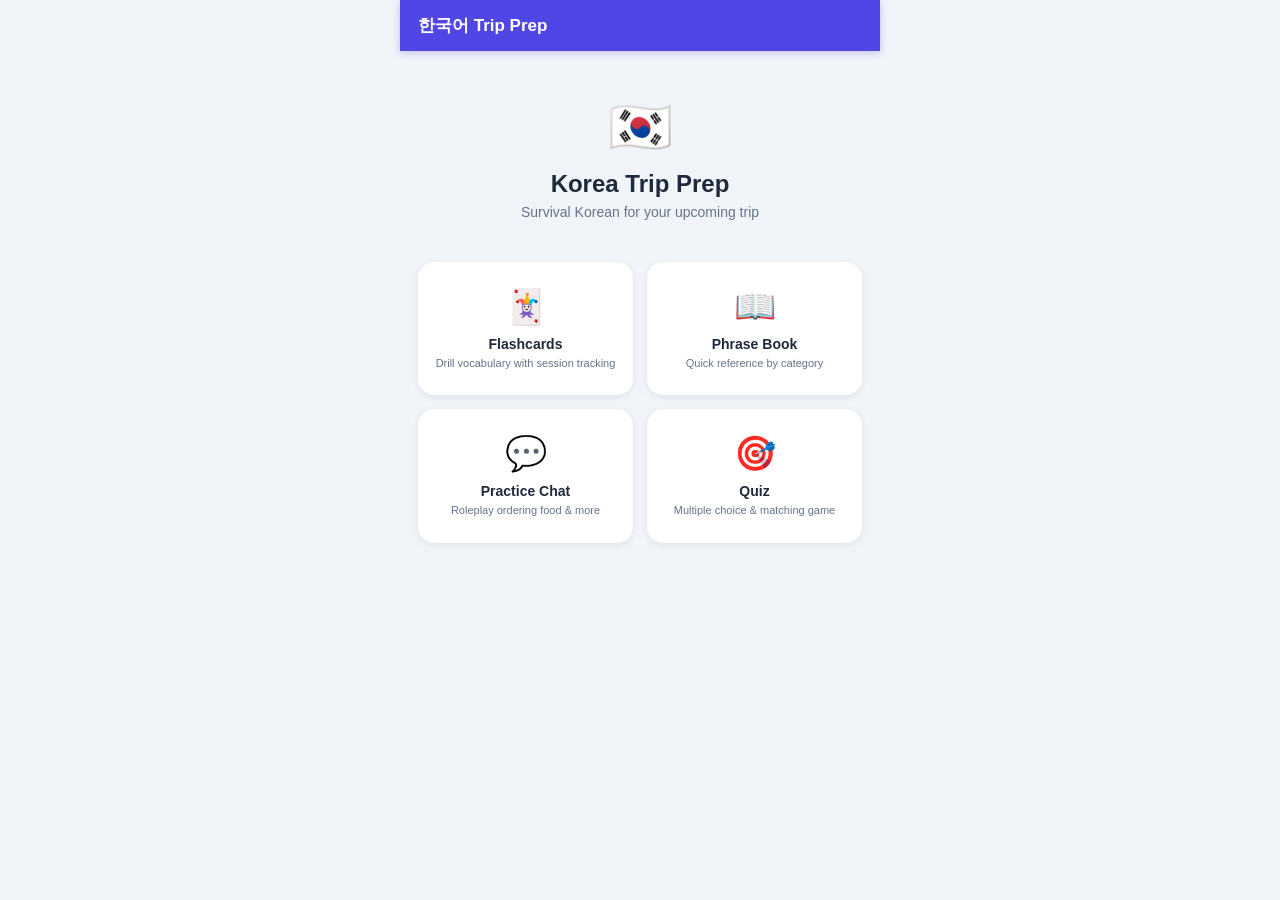
<file: korean-study/index.html>
<!DOCTYPE html>
<html lang="en">
<head>
<meta charset="UTF-8">
<meta name="viewport" content="width=device-width, initial-scale=1.0, maximum-scale=1.0, user-scalable=no">
<title>한국어 Trip Prep</title>
<style>
*{box-sizing:border-box;margin:0;padding:0}
:root{
  --primary:#4F46E5;--primary-light:#EEF2FF;--primary-dark:#3730A3;
  --bg:#F1F5F9;--card:#fff;--text:#1E293B;--muted:#64748B;
  --success:#10B981;--danger:#EF4444;--border:#E2E8F0;
  --radius:16px;--radius-sm:10px;
  --shadow:0 2px 8px rgba(0,0,0,.08);--shadow-lg:0 8px 24px rgba(0,0,0,.12);
}
body{font-family:-apple-system,BlinkMacSystemFont,'Segoe UI','Noto Sans KR',sans-serif;
  background:var(--bg);color:var(--text);min-height:100vh;max-width:480px;margin:0 auto}

/* HEADER */
.hdr{background:var(--primary);color:#fff;padding:14px 18px;
  display:flex;align-items:center;gap:12px;position:sticky;top:0;z-index:100;
  box-shadow:0 2px 8px rgba(79,70,229,.3)}
.hdr h1{font-size:17px;font-weight:700;flex:1}
#backBtn{background:none;border:none;color:#fff;font-size:22px;cursor:pointer;
  padding:4px 8px 4px 0;display:none;line-height:1}

/* SCREENS */
.screen{display:none;padding:18px}
.screen.active{display:block}

/* HOME */
.home-hero{text-align:center;padding:28px 0 20px}
.home-hero .flag{font-size:52px;display:block;margin-bottom:12px}
.home-hero h2{font-size:24px;font-weight:800;margin-bottom:6px}
.home-hero p{color:var(--muted);font-size:14px}
.mode-grid{display:grid;grid-template-columns:1fr 1fr;gap:14px;margin-top:22px}
.mode-card{background:var(--card);border-radius:var(--radius);padding:22px 14px;
  text-align:center;cursor:pointer;box-shadow:var(--shadow);border:2px solid transparent;
  transition:all .2s;-webkit-tap-highlight-color:transparent;user-select:none}
.mode-card:active{border-color:var(--primary);transform:scale(.97)}
.mode-icon{font-size:34px;display:block;margin-bottom:10px}
.mode-title{font-size:14px;font-weight:700;margin-bottom:4px}
.mode-desc{font-size:11px;color:var(--muted);line-height:1.4}

/* SHARED BUTTONS */
.btn{width:100%;padding:14px;border:none;border-radius:var(--radius-sm);
  font-size:15px;font-weight:600;cursor:pointer;transition:all .15s;
  -webkit-tap-highlight-color:transparent}
.btn-primary{background:var(--primary);color:#fff}
.btn-success{background:var(--success);color:#fff}
.btn-danger{background:var(--danger);color:#fff}
.btn-outline{background:var(--card);color:var(--primary);border:2px solid var(--primary)}
.btn:active{transform:scale(.97)}
.btn-row{display:flex;gap:12px}
.btn-row .btn{flex:1}

/* FLASHCARDS */
.fc-stats{display:flex;gap:10px;margin-bottom:18px}
.stat-box{flex:1;background:var(--card);border-radius:var(--radius-sm);
  padding:12px 8px;text-align:center;box-shadow:var(--shadow)}
.stat-num{font-size:22px;font-weight:700}
.stat-label{font-size:10px;color:var(--muted);text-transform:uppercase;letter-spacing:.5px;margin-top:2px}
.stat-num.blue{color:var(--primary)}
.stat-num.green{color:var(--success)}
.stat-num.red{color:var(--danger)}

.fc-wrap{perspective:1000px;height:240px;margin-bottom:14px;cursor:pointer}
.fc-inner{position:relative;width:100%;height:100%;
  transform-style:preserve-3d;transition:transform .45s}
.fc-inner.flipped{transform:rotateY(180deg)}
.fc-face{position:absolute;inset:0;background:var(--card);border-radius:var(--radius);
  box-shadow:var(--shadow-lg);display:flex;flex-direction:column;
  align-items:center;justify-content:center;padding:28px 22px;
  backface-visibility:hidden;-webkit-backface-visibility:hidden}
.fc-face.back{transform:rotateY(180deg);background:var(--primary-light)}
.fc-ko{font-size:34px;font-weight:700;text-align:center;margin-bottom:8px}
.fc-rom{font-size:15px;color:var(--muted);font-style:italic}
.fc-hint{font-size:12px;color:#94A3B8;margin-top:10px}
.fc-en{font-size:22px;font-weight:700;color:var(--primary-dark);text-align:center;margin-bottom:6px}
.fc-tip{font-size:12px;color:var(--muted);text-align:center;margin-top:8px;font-style:italic}
.flip-hint{text-align:center;font-size:12px;color:var(--muted);margin-bottom:14px}

/* RESULTS CARD */
.result-card{background:var(--card);border-radius:var(--radius);padding:32px 24px;
  text-align:center;box-shadow:var(--shadow-lg);margin-bottom:18px}
.result-emoji{font-size:56px;display:block;margin-bottom:14px}
.result-title{font-size:22px;font-weight:700;margin-bottom:8px}
.result-score{font-size:48px;font-weight:800;color:var(--primary);margin:14px 0}
.result-msg{color:var(--muted);font-size:14px}

/* PHRASE BOOK */
.tabs{display:flex;gap:8px;margin-bottom:14px}
.tab{flex:1;padding:10px 6px;border:2px solid var(--border);background:var(--card);
  border-radius:var(--radius-sm);font-size:13px;font-weight:600;color:var(--muted);
  cursor:pointer;text-align:center;transition:all .15s}
.tab.active{border-color:var(--primary);background:var(--primary);color:#fff}
.phrase-list{display:flex;flex-direction:column;gap:10px}
.phrase-entry{background:var(--card);border-radius:var(--radius-sm);padding:14px 16px;
  box-shadow:var(--shadow)}
.p-ko{font-size:19px;font-weight:700;margin-bottom:3px}
.p-rom{font-size:13px;color:var(--primary);font-style:italic;margin-bottom:3px}
.p-en{font-size:14px;color:var(--muted)}
.p-tip{font-size:11px;color:#94A3B8;margin-top:5px;font-style:italic}

/* CHAT */
.chat-setup{background:var(--card);border-radius:var(--radius);padding:16px;
  margin-bottom:14px;box-shadow:var(--shadow)}
.chat-setup label{display:block;font-size:11px;font-weight:700;color:var(--muted);
  text-transform:uppercase;letter-spacing:.6px;margin-bottom:5px}
.chat-setup input,.chat-setup select{width:100%;padding:10px 12px;
  border:1.5px solid var(--border);border-radius:var(--radius-sm);font-size:14px;
  color:var(--text);background:#fff;margin-bottom:12px;outline:none}
.chat-setup input:focus,.chat-setup select:focus{border-color:var(--primary)}
.key-note{font-size:11px;color:var(--muted);margin-top:-8px;margin-bottom:12px}
.chat-msgs{min-height:280px;max-height:360px;overflow-y:auto;
  display:flex;flex-direction:column;gap:10px;padding:4px 0;margin-bottom:12px}
.msg{max-width:88%;padding:11px 14px;border-radius:16px;line-height:1.5;font-size:14px}
.msg.ai{background:var(--card);align-self:flex-start;box-shadow:var(--shadow);
  border-bottom-left-radius:4px}
.msg.user{background:var(--primary);color:#fff;align-self:flex-end;
  border-bottom-right-radius:4px}
.msg-ko{font-size:16px;font-weight:600;margin-bottom:3px}
.msg-rom{font-size:12px;color:var(--primary);font-style:italic;margin-bottom:2px}
.msg-en{font-size:12px;color:var(--muted)}
.msg-corr{margin-top:7px;padding:7px 9px;background:#FEF3C7;border-radius:6px;
  font-size:11px;color:#92400E}
.chat-input-row{display:flex;gap:8px;align-items:center}
.chat-input-row input{flex:1;padding:12px 16px;border:2px solid var(--border);
  border-radius:24px;font-size:15px;outline:none;background:var(--card)}
.chat-input-row input:focus{border-color:var(--primary)}
.send-btn{width:46px;height:46px;background:var(--primary);border:none;border-radius:50%;
  color:#fff;font-size:18px;cursor:pointer;display:flex;align-items:center;
  justify-content:center;flex-shrink:0}
.typing{display:flex;align-items:center;gap:4px;padding:11px 14px;
  background:var(--card);border-radius:16px;width:fit-content;box-shadow:var(--shadow)}
.dot{width:7px;height:7px;background:var(--muted);border-radius:50%;animation:bounce 1.2s infinite}
.dot:nth-child(2){animation-delay:.2s}.dot:nth-child(3){animation-delay:.4s}
@keyframes bounce{0%,60%,100%{transform:translateY(0)}30%{transform:translateY(-5px)}}
.chat-footer{margin-top:10px;display:flex;gap:8px}
.btn-sm{padding:9px 16px;font-size:13px;width:auto}

/* QUIZ */
.mode-toggle{display:flex;gap:8px;margin-bottom:16px}
.tog-btn{flex:1;padding:10px;border:2px solid var(--border);background:var(--card);
  border-radius:var(--radius-sm);font-size:13px;font-weight:600;color:var(--muted);
  cursor:pointer;transition:all .15s}
.tog-btn.active{border-color:var(--primary);background:var(--primary);color:#fff}
.quiz-hdr{display:flex;justify-content:space-between;align-items:center;margin-bottom:18px}
.quiz-prog{font-size:13px;color:var(--muted)}
.quiz-badge{background:var(--primary-light);color:var(--primary);
  padding:5px 14px;border-radius:20px;font-size:13px;font-weight:700}
.quiz-card{background:var(--card);border-radius:var(--radius);padding:28px 20px;
  text-align:center;box-shadow:var(--shadow-lg);margin-bottom:20px;min-height:110px;
  display:flex;flex-direction:column;align-items:center;justify-content:center}
.q-label{font-size:11px;text-transform:uppercase;letter-spacing:1px;
  color:var(--muted);margin-bottom:10px}
.q-text{font-size:26px;font-weight:700;margin-bottom:5px}
.q-sub{font-size:14px;color:var(--muted);font-style:italic}
.quiz-opts{display:flex;flex-direction:column;gap:10px;margin-bottom:18px}
.q-opt{background:var(--card);border:2px solid var(--border);border-radius:var(--radius-sm);
  padding:14px 16px;text-align:left;cursor:pointer;transition:all .15s;
  font-size:15px;font-weight:500;color:var(--text);width:100%}
.q-opt:hover{border-color:var(--primary)}
.q-opt .opt-rom{font-size:11px;color:var(--muted);font-style:italic;margin-top:2px}
.q-opt.correct{background:#D1FAE5;border-color:var(--success);color:#065F46}
.q-opt.wrong{background:#FEE2E2;border-color:var(--danger);color:#991B1B}
.q-opt.correct .opt-rom,.q-opt.wrong .opt-rom{color:inherit;opacity:.7}

/* MATCHING */
.match-grid{display:grid;grid-template-columns:1fr 1fr;gap:8px}
.match-col{display:flex;flex-direction:column;gap:8px}
.m-item{background:var(--card);border:2px solid var(--border);border-radius:var(--radius-sm);
  padding:10px 8px;text-align:center;cursor:pointer;transition:all .2s;
  min-height:52px;display:flex;flex-direction:column;align-items:center;justify-content:center}
.m-item .m-ko{font-size:13px;font-weight:600}
.m-item .m-rom{font-size:10px;color:var(--muted);font-style:italic;margin-top:2px}
.m-item .m-en{font-size:12px;font-weight:500}
.m-item.sel{border-color:var(--primary);background:var(--primary-light)}
.m-item.matched{background:#D1FAE5;border-color:var(--success);color:#065F46;cursor:default}
.m-item.matched .m-rom{color:#065F46;opacity:.7}
.m-item.flash-wrong{background:#FEE2E2;border-color:var(--danger)}

/* UTILS */
.hidden{display:none!important}
::-webkit-scrollbar{width:3px}
::-webkit-scrollbar-thumb{background:var(--border);border-radius:2px}
</style>
</head>
<body>

<header class="hdr">
  <button id="backBtn" onclick="goHome()">&#8592;</button>
  <h1 id="hdrTitle">한국어 Trip Prep</h1>
</header>

<!-- HOME -->
<div id="homeScreen" class="screen active">
  <div class="home-hero">
    <span class="flag">🇰🇷</span>
    <h2>Korea Trip Prep</h2>
    <p>Survival Korean for your upcoming trip</p>
  </div>
  <div class="mode-grid">
    <div class="mode-card" onclick="showScreen('flashcards')">
      <span class="mode-icon">🃏</span>
      <div class="mode-title">Flashcards</div>
      <div class="mode-desc">Drill vocabulary with session tracking</div>
    </div>
    <div class="mode-card" onclick="showScreen('phrasebook')">
      <span class="mode-icon">📖</span>
      <div class="mode-title">Phrase Book</div>
      <div class="mode-desc">Quick reference by category</div>
    </div>
    <div class="mode-card" onclick="showScreen('chat')">
      <span class="mode-icon">💬</span>
      <div class="mode-title">Practice Chat</div>
      <div class="mode-desc">Roleplay ordering food &amp; more</div>
    </div>
    <div class="mode-card" onclick="showScreen('quiz')">
      <span class="mode-icon">🎯</span>
      <div class="mode-title">Quiz</div>
      <div class="mode-desc">Multiple choice &amp; matching game</div>
    </div>
  </div>
</div>

<!-- FLASHCARDS -->
<div id="flashcardsScreen" class="screen">
  <div class="fc-stats">
    <div class="stat-box"><div class="stat-num blue" id="fcLeft">0</div><div class="stat-label">Left</div></div>
    <div class="stat-box"><div class="stat-num green" id="fcGot">0</div><div class="stat-label">Got it</div></div>
    <div class="stat-box"><div class="stat-num red" id="fcAgain">0</div><div class="stat-label">Again</div></div>
  </div>
  <div class="fc-wrap" id="fcWrap" onclick="fcFlip()">
    <div class="fc-inner" id="fcInner">
      <div class="fc-face front">
        <div class="fc-ko" id="fcKo"></div>
        <div class="fc-rom" id="fcRom"></div>
        <div class="fc-hint">Tap to reveal</div>
      </div>
      <div class="fc-face back">
        <div class="fc-en" id="fcEn"></div>
        <div class="fc-ko" id="fcKoBack" style="font-size:22px;margin-top:6px"></div>
        <div class="fc-rom" id="fcRomBack"></div>
        <div class="fc-tip" id="fcTip"></div>
      </div>
    </div>
  </div>
  <p class="flip-hint" id="flipHint">Tap card to flip</p>
  <div class="btn-row hidden" id="fcBtns">
    <button class="btn btn-danger" onclick="fcMark(false)">✗ Again</button>
    <button class="btn btn-success" onclick="fcMark(true)">✓ Got it</button>
  </div>
  <div class="hidden" id="fcDone">
    <div class="result-card">
      <span class="result-emoji">🎉</span>
      <div class="result-title">Session Complete!</div>
      <div class="result-score" id="fcScore"></div>
      <div class="result-msg" id="fcMsg"></div>
    </div>
    <button class="btn btn-primary" onclick="fcStart()">Restart</button>
  </div>
</div>

<!-- PHRASE BOOK -->
<div id="phrasebookScreen" class="screen">
  <div class="tabs">
    <div class="tab active" onclick="pbFilter('all',this)">All</div>
    <div class="tab" onclick="pbFilter('survival',this)">Survival</div>
    <div class="tab" onclick="pbFilter('food',this)">Food</div>
  </div>
  <div class="phrase-list" id="phraseList"></div>
</div>

<!-- CHAT -->
<div id="chatScreen" class="screen">
  <div id="chatSetup">
    <div class="chat-setup">
      <label>Anthropic API Key</label>
      <input type="password" id="apiKey" placeholder="sk-ant-api03-..." autocomplete="off">
      <p class="key-note">Used locally only — never leaves your browser</p>
      <label>Scenario</label>
      <select id="scenario">
        <option value="restaurant">At a restaurant (ordering food)</option>
        <option value="street_food">Street food stall (Myeongdong)</option>
        <option value="allergy">Explaining a dietary restriction</option>
        <option value="convenience">Convenience store (편의점)</option>
      </select>
      <button class="btn btn-primary" onclick="chatStart()">Start Conversation</button>
    </div>
  </div>
  <div class="hidden" id="chatActive">
    <div class="chat-msgs" id="chatMsgs"></div>
    <div class="chat-input-row">
      <input type="text" id="chatIn" placeholder="Type in English or 한국어…"
        onkeydown="if(event.key==='Enter')chatSend()">
      <button class="send-btn" onclick="chatSend()">&#10148;</button>
    </div>
    <div class="chat-footer">
      <button class="btn btn-outline btn-sm" onclick="chatReset()">&#8592; New Scenario</button>
    </div>
  </div>
</div>

<!-- QUIZ -->
<div id="quizScreen" class="screen">
  <div class="mode-toggle">
    <button class="tog-btn active" id="togMC" onclick="quizMode('mc')">Multiple Choice</button>
    <button class="tog-btn" id="togMatch" onclick="quizMode('match')">Matching</button>
  </div>

  <!-- Multiple choice -->
  <div id="mcSection">
    <div class="quiz-hdr">
      <div class="quiz-prog" id="mcProg">Question 1 of 10</div>
      <div class="quiz-badge" id="mcBadge">0 pts</div>
    </div>
    <div class="quiz-card" id="mcCard">
      <div class="q-label" id="qLabel"></div>
      <div class="q-text" id="qText"></div>
      <div class="q-sub" id="qSub"></div>
    </div>
    <div class="quiz-opts" id="qOpts"></div>
    <div class="hidden" id="mcDone">
      <div class="result-card">
        <span class="result-emoji" id="mcEmoji">🎉</span>
        <div class="result-title">Quiz Complete!</div>
        <div class="result-score" id="mcScore"></div>
        <div class="result-msg" id="mcMsg"></div>
      </div>
      <button class="btn btn-primary" onclick="mcStart()">Play Again</button>
    </div>
  </div>

  <!-- Matching -->
  <div class="hidden" id="matchSection">
    <div class="quiz-hdr">
      <div class="quiz-prog">Match all pairs</div>
      <div class="quiz-badge" id="matchBadge">0 / 5</div>
    </div>
    <div class="match-grid">
      <div class="match-col" id="matchKo"></div>
      <div class="match-col" id="matchEn"></div>
    </div>
    <div class="hidden" id="matchDone" style="margin-top:16px">
      <div class="result-card">
        <span class="result-emoji">⭐</span>
        <div class="result-title">All matched!</div>
        <div class="result-score">5 / 5</div>
      </div>
      <button class="btn btn-primary" onclick="matchStart()">Play Again</button>
    </div>
  </div>
</div>

<script>
// ─── VOCABULARY ────────────────────────────────────────────────────────────
const vocab = [
  // SURVIVAL
  {id:1, cat:'survival', ko:'안녕하세요',        rom:'Annyeonghaseyo',             en:'Hello',                          tip:'Formal; use any time of day'},
  {id:2, cat:'survival', ko:'감사합니다',        rom:'Gamsahamnida',               en:'Thank you (formal)',             tip:'More formal than 고마워요'},
  {id:3, cat:'survival', ko:'죄송합니다',        rom:'Joesonghamnida',             en:"I'm sorry / Excuse me",          tip:'Formal apology'},
  {id:4, cat:'survival', ko:'괜찮아요',          rom:'Gwaenchanayo',               en:"It's okay / No problem",         tip:''},
  {id:5, cat:'survival', ko:'네',               rom:'Ne',                         en:'Yes',                            tip:''},
  {id:6, cat:'survival', ko:'아니요',            rom:'Aniyo',                      en:'No',                             tip:''},
  {id:7, cat:'survival', ko:'영어 할 줄 아세요?', rom:'Yeongeo hal jul aseyo?',     en:'Do you speak English?',          tip:''},
  {id:8, cat:'survival', ko:'얼마예요?',          rom:'Eolmayeyo?',                 en:'How much is it?',                tip:''},
  {id:9, cat:'survival', ko:'화장실이 어디예요?', rom:'Hwajangsil-i eodiyeyo?',     en:'Where is the bathroom?',         tip:'화장실 = bathroom'},
  {id:10,cat:'survival', ko:'도와주세요',         rom:'Dowajuseyo',                 en:'Please help me',                 tip:''},
  {id:11,cat:'survival', ko:'천천히 말해주세요',  rom:'Cheoncheonhi malhaejuseyo',  en:'Please speak slowly',            tip:''},
  {id:12,cat:'survival', ko:'다시 말해주세요',    rom:'Dasi malhaejuseyo',          en:'Please say that again',          tip:''},
  {id:13,cat:'survival', ko:'모르겠어요',         rom:'Moreugesseoyo',              en:"I don't understand",             tip:''},
  {id:14,cat:'survival', ko:'잠깐만요',           rom:'Jamkkanmanyo',               en:'Just a moment',                  tip:''},
  {id:15,cat:'survival', ko:'어디예요?',          rom:'Eodiyeyo?',                  en:'Where is it?',                   tip:''},
  // FOOD
  {id:16,cat:'food', ko:'메뉴 주세요',           rom:'Menyu juseyo',               en:'Menu please',                    tip:''},
  {id:17,cat:'food', ko:'이거 주세요',           rom:'Igeo juseyo',                en:"I'll have this",                 tip:'Point at the menu item'},
  {id:18,cat:'food', ko:'맛있어요',              rom:'Massisseoyo',                en:"It's delicious",                 tip:'Great to say to your host!'},
  {id:19,cat:'food', ko:'물 주세요',             rom:'Mul juseyo',                 en:'Water please',                   tip:'Water is usually free in Korea'},
  {id:20,cat:'food', ko:'계산해 주세요',         rom:'Gyesan-hae juseyo',          en:'Bill / Check please',            tip:'Or just say 계산요 at the counter'},
  {id:21,cat:'food', ko:'포장해 주세요',         rom:'Pojanghae juseyo',           en:'To go please',                   tip:'포장 = packaging/takeout'},
  {id:22,cat:'food', ko:'알레르기가 있어요',      rom:'Allereugi-ga isseoyo',       en:'I have an allergy',              tip:'Add allergen: 견과류 (nuts), 유제품 (dairy)'},
  {id:23,cat:'food', ko:'매워요?',               rom:'Maewoyo?',                   en:'Is it spicy?',                   tip:''},
  {id:24,cat:'food', ko:'덜 맵게 해주세요',      rom:'Deol maepge haejuseyo',      en:'Please make it less spicy',      tip:''},
  {id:25,cat:'food', ko:'채식주의자예요',         rom:'Chaeshikjuuijayeyo',         en:"I'm vegetarian",                 tip:''},
  {id:26,cat:'food', ko:'자리 있어요?',          rom:'Jari isseoyo?',              en:'Is there a table available?',    tip:''},
  {id:27,cat:'food', ko:'예약했어요',            rom:'Yeyakhaesseoyo',             en:'I have a reservation',           tip:''},
  {id:28,cat:'food', ko:'반찬 더 주세요',        rom:'Banchan deo juseyo',         en:'More side dishes please',        tip:'Banchan = free refillable sides'},
  {id:29,cat:'food', ko:'맥주 한 잔 주세요',     rom:'Maekju han jan juseyo',      en:'One glass of beer please',       tip:''},
  {id:30,cat:'food', ko:'소주 주세요',           rom:'Soju juseyo',                en:'Soju please',                    tip:"Korea's famous rice liquor"},
  {id:31,cat:'food', ko:'추천해 주세요',         rom:'Chucheonhae juseyo',         en:'Please recommend something',     tip:''},
  {id:32,cat:'food', ko:'잘 먹겠습니다',         rom:'Jal meokgesseumnida',        en:'I will eat well (before meal)',  tip:'Said before eating — like bon appétit'},
  {id:33,cat:'food', ko:'잘 먹었습니다',         rom:'Jal meogeosseumnida',        en:'I ate well (after meal)',        tip:'Said after finishing — thank the host'},
  {id:34,cat:'food', ko:'여기요!',               rom:'Yeogiyo!',                   en:'Excuse me! (calling a server)',  tip:'Standard way to get a server\'s attention'},
  {id:35,cat:'food', ko:'냉수 주세요',           rom:'Naengsu juseyo',             en:'Cold water please',              tip:''},
  {id:36,cat:'food', ko:'맛없어요',              rom:'Masseopseoyo',               en:"It's not tasty",                 tip:'Probably avoid at restaurants!'},
];

// ─── NAVIGATION ────────────────────────────────────────────────────────────
const titles = {home:'한국어 Trip Prep',flashcards:'Flashcards',
  phrasebook:'Phrase Book',chat:'Conversational Practice',quiz:'Quiz'};

function showScreen(name) {
  document.querySelectorAll('.screen').forEach(s => s.classList.remove('active'));
  document.getElementById(name + 'Screen').classList.add('active');
  document.getElementById('backBtn').style.display = name === 'home' ? 'none' : 'block';
  document.getElementById('hdrTitle').textContent = titles[name] || name;
  if (name === 'flashcards' && !fc.started) fcStart();
  if (name === 'phrasebook') pbRender('all');
  if (name === 'quiz') { quizCurrentMode = 'mc'; mcStart(); }
}
function goHome() { showScreen('home'); }

// ─── FLASHCARDS ─────────────────────────────────────────────────────────────
const fc = {deck:[], current:null, got:0, again:0, flipped:false, started:false};

function shuffle(a) {
  a = [...a];
  for (let i = a.length-1; i > 0; i--) {
    const j = Math.floor(Math.random()*(i+1));
    [a[i],a[j]] = [a[j],a[i]];
  }
  return a;
}

function fcStart() {
  fc.deck = shuffle(vocab);
  fc.got = 0; fc.again = 0; fc.flipped = false; fc.started = true;
  document.getElementById('fcDone').classList.add('hidden');
  document.getElementById('fcWrap').classList.remove('hidden');
  document.getElementById('flipHint').classList.remove('hidden');
  fcUpdateStats();
  fcShow();
}

function fcUpdateStats() {
  document.getElementById('fcLeft').textContent  = fc.deck.length;
  document.getElementById('fcGot').textContent   = fc.got;
  document.getElementById('fcAgain').textContent = fc.again;
}

function fcShow() {
  if (!fc.deck.length) { fcDone(); return; }
  fc.current = fc.deck[0];
  fc.flipped = false;
  document.getElementById('fcInner').classList.remove('flipped');
  document.getElementById('fcKo').textContent      = fc.current.ko;
  document.getElementById('fcRom').textContent     = fc.current.rom;
  document.getElementById('fcEn').textContent      = fc.current.en;
  document.getElementById('fcKoBack').textContent  = fc.current.ko;
  document.getElementById('fcRomBack').textContent = fc.current.rom;
  document.getElementById('fcTip').textContent     = fc.current.tip || '';
  document.getElementById('fcBtns').classList.add('hidden');
  fcUpdateStats();
}

function fcFlip() {
  if (!fc.deck.length) return;
  fc.flipped = !fc.flipped;
  document.getElementById('fcInner').classList.toggle('flipped', fc.flipped);
  if (fc.flipped) document.getElementById('fcBtns').classList.remove('hidden');
}

function fcMark(correct) {
  fc.deck.shift();
  if (correct) {
    fc.got++;
  } else {
    fc.again++;
    const pos = Math.min(fc.deck.length, Math.max(0, fc.deck.length - 2) + Math.floor(Math.random()*3));
    fc.deck.splice(pos, 0, fc.current);
  }
  document.getElementById('fcInner').classList.remove('flipped');
  document.getElementById('fcBtns').classList.add('hidden');
  setTimeout(fcShow, 300);
}

function fcDone() {
  document.getElementById('fcWrap').classList.add('hidden');
  document.getElementById('flipHint').classList.add('hidden');
  document.getElementById('fcBtns').classList.add('hidden');
  document.getElementById('fcDone').classList.remove('hidden');
  fc.started = false;
  const total = vocab.length;
  document.getElementById('fcScore').textContent = fc.got + ' / ' + total;
  const pct = fc.got / total;
  document.getElementById('fcMsg').textContent =
    pct >= .9 ? 'Outstanding! You crushed it!' :
    pct >= .7 ? 'Great work — keep it up!' :
    pct >= .5 ? 'Good start! One more round will help.' :
                'Keep practicing — it gets easier!';
}

// ─── PHRASE BOOK ────────────────────────────────────────────────────────────
function pbRender(cat) {
  const items = cat === 'all' ? vocab : vocab.filter(v => v.cat === cat);
  document.getElementById('phraseList').innerHTML = items.map(v => `
    <div class="phrase-entry">
      <div class="p-ko">${v.ko}</div>
      <div class="p-rom">${v.rom}</div>
      <div class="p-en">${v.en}</div>
      ${v.tip ? `<div class="p-tip">💡 ${v.tip}</div>` : ''}
    </div>`).join('');
}
function pbFilter(cat, el) {
  document.querySelectorAll('.tab').forEach(t => t.classList.remove('active'));
  el.classList.add('active');
  pbRender(cat);
}

// ─── CHAT ────────────────────────────────────────────────────────────────────
const OPENERS = {
  restaurant:  {ko:'어서 오세요! 몇 분이세요?',            rom:'Eoseo oseyo! Myeot bun-iseyo?',               en:'Welcome! How many people?'},
  street_food: {ko:'어서 오세요! 뭐 드릴까요?',            rom:'Eoseo oseyo! Mwo deurilkkayo?',               en:'Welcome! What can I get you?'},
  allergy:     {ko:'안녕하세요! 자리 안내해 드릴까요?',     rom:'Annyeonghaseyo! Jari annaehae deurilkkayo?',  en:'Hello! Shall I show you to your seat?'},
  convenience: {ko:'어서 오세요!',                        rom:'Eoseo oseyo!',                                en:'Welcome!'},
};
const SCENE_DESC = {
  restaurant:  'You are a friendly server at a sit-down Korean restaurant in Seoul.',
  street_food: 'You are a street food vendor at a 떡볶이 stall in Myeongdong, Seoul.',
  allergy:     'You are a restaurant host helping a tourist explain a dietary restriction.',
  convenience: 'You are a cashier at a GS25 convenience store in Seoul.',
};

let chatHistory = [];
let chatApiKey = '';
let chatScenario = '';

function chatStart() {
  const key = document.getElementById('apiKey').value.trim();
  if (!key) { alert('Please enter your Anthropic API key.'); return; }
  chatApiKey = key;
  localStorage.setItem('kr_api_key', key);
  chatScenario = document.getElementById('scenario').value;
  chatHistory = [];
  document.getElementById('chatSetup').classList.add('hidden');
  document.getElementById('chatActive').classList.remove('hidden');
  const box = document.getElementById('chatMsgs');
  box.innerHTML = '';
  const o = OPENERS[chatScenario];
  addMsg('ai', o.ko, o.rom, o.en, '');
  chatHistory.push({role:'assistant', content: o.ko + '\n(' + o.rom + ')\n"' + o.en + '"'});
}

function chatReset() {
  chatHistory = [];
  document.getElementById('chatSetup').classList.remove('hidden');
  document.getElementById('chatActive').classList.add('hidden');
  document.getElementById('chatMsgs').innerHTML = '';
}

function addMsg(role, ko, rom, en, corr) {
  const box = document.getElementById('chatMsgs');
  const d = document.createElement('div');
  d.className = 'msg ' + role;
  if (role === 'ai') {
    d.innerHTML =
      '<div class="msg-ko">' + ko + '</div>' +
      (rom ? '<div class="msg-rom">' + rom + '</div>' : '') +
      (en  ? '<div class="msg-en">'  + en  + '</div>' : '') +
      (corr && corr.toLowerCase() !== 'perfect!' ?
        '<div class="msg-corr">📝 ' + corr + '</div>' : '');
  } else {
    d.textContent = ko;
  }
  box.appendChild(d);
  box.scrollTop = box.scrollHeight;
}

function addTyping() {
  const box = document.getElementById('chatMsgs');
  const d = document.createElement('div');
  d.id = 'typing'; d.className = 'typing';
  d.innerHTML = '<div class="dot"></div><div class="dot"></div><div class="dot"></div>';
  box.appendChild(d); box.scrollTop = box.scrollHeight;
}
function removeTyping() { const e = document.getElementById('typing'); if(e) e.remove(); }

async function chatSend() {
  const inp = document.getElementById('chatIn');
  const text = inp.value.trim();
  if (!text) return;
  inp.value = '';
  addMsg('user', text, '', '', '');
  chatHistory.push({role:'user', content: text});
  addTyping();

  const sys = SCENE_DESC[chatScenario] + `

You are helping a tourist practice Korean. They know ~70% of Hangul and have basic vocab.

Reply in EXACTLY this format (no extra text before or after):
**Korean:** [your response in Hangul]
**Romanization:** [romanization]
**Translation:** [English meaning]
**Correction:** [if user wrote Korean: note any errors, else write "n/a"]

Keep responses short and conversational. Use polite 존댓말. Be warm and encouraging.`;

  try {
    const res = await fetch('https://api.anthropic.com/v1/messages', {
      method: 'POST',
      headers: {
        'Content-Type': 'application/json',
        'x-api-key': chatApiKey,
        'anthropic-version': '2023-06-01',
        'anthropic-dangerous-direct-browser-access': 'true',
      },
      body: JSON.stringify({
        model: 'claude-haiku-4-5-20251001',
        max_tokens: 400,
        system: sys,
        messages: chatHistory,
      }),
    });
    removeTyping();
    if (!res.ok) {
      const e = await res.json().catch(()=>({}));
      addMsg('ai', 'API error: ' + (e.error?.message || res.status), '', '', '');
      return;
    }
    const data = await res.json();
    const raw = data.content[0].text;
    chatHistory.push({role:'assistant', content: raw});
    const g = k => { const m = raw.match(new RegExp('\\*\\*'+k+':\\*\\*\\s*([\\s\\S]*?)(?=\\*\\*|$)')); return m ? m[1].trim() : ''; };
    const corr = g('Correction');
    addMsg('ai', g('Korean'), g('Romanization'), g('Translation'),
      corr && corr.toLowerCase() !== 'n/a' ? corr : '');
  } catch(err) {
    removeTyping();
    addMsg('ai', 'Connection error — check your API key and try again.', '', '', '');
  }
}

// ─── QUIZ – MULTIPLE CHOICE ─────────────────────────────────────────────────
let mc = {qs:[], cur:0, score:0, answered:false};
let quizCurrentMode = 'mc';

function quizMode(mode) {
  quizCurrentMode = mode;
  document.getElementById('togMC').classList.toggle('active', mode==='mc');
  document.getElementById('togMatch').classList.toggle('active', mode==='match');
  document.getElementById('mcSection').classList.toggle('hidden', mode!=='mc');
  document.getElementById('matchSection').classList.toggle('hidden', mode!=='match');
  if (mode === 'mc') mcStart(); else matchStart();
}

function mcBuildQ(item) {
  const koToEn = Math.random() > .5;
  const wrong = shuffle(vocab.filter(v => v.id !== item.id)).slice(0, 3);
  if (koToEn) {
    return {
      label: 'What does this mean?',
      text: item.ko, sub: item.rom,
      correctId: item.id,
      opts: shuffle([
        {id:item.id, text:item.en, rom:''},
        ...wrong.map(w=>({id:w.id, text:w.en, rom:''}))
      ])
    };
  } else {
    return {
      label: 'How do you say this in Korean?',
      text: item.en, sub: '',
      correctId: item.id,
      opts: shuffle([
        {id:item.id, text:item.ko, rom:item.rom},
        ...wrong.map(w=>({id:w.id, text:w.ko, rom:w.rom}))
      ])
    };
  }
}

function mcStart() {
  mc.qs = shuffle(vocab).slice(0,10).map(mcBuildQ);
  mc.cur = 0; mc.score = 0; mc.answered = false;
  document.getElementById('mcDone').classList.add('hidden');
  document.getElementById('mcCard').classList.remove('hidden');
  document.getElementById('qOpts').classList.remove('hidden');
  showQ();
}

function showQ() {
  const q = mc.qs[mc.cur];
  mc.answered = false;
  document.getElementById('mcProg').textContent  = 'Question ' + (mc.cur+1) + ' of 10';
  document.getElementById('mcBadge').textContent = mc.score + ' pts';
  document.getElementById('qLabel').textContent  = q.label;
  document.getElementById('qText').textContent   = q.text;
  document.getElementById('qSub').textContent    = q.sub || '';
  document.getElementById('qOpts').innerHTML = q.opts.map(o =>
    `<button class="q-opt" data-id="${o.id}" onclick="checkQ(this,${q.correctId})">
      ${o.text}
      ${o.rom ? `<div class="opt-rom">${o.rom}</div>` : ''}
    </button>`
  ).join('');
}

function checkQ(btn, correctId) {
  if (mc.answered) return;
  mc.answered = true;
  const sel = parseInt(btn.dataset.id);
  if (sel === correctId) { btn.classList.add('correct'); mc.score++; }
  else {
    btn.classList.add('wrong');
    document.querySelectorAll('.q-opt').forEach(b => {
      if (parseInt(b.dataset.id) === correctId) b.classList.add('correct');
    });
  }
  document.querySelectorAll('.q-opt').forEach(b => b.style.pointerEvents = 'none');
  setTimeout(() => {
    mc.cur++;
    if (mc.cur >= 10) mcFinish(); else showQ();
  }, 1200);
}

function mcFinish() {
  document.getElementById('mcCard').classList.add('hidden');
  document.getElementById('qOpts').classList.add('hidden');
  document.getElementById('mcDone').classList.remove('hidden');
  document.getElementById('mcScore').textContent = mc.score + ' / 10';
  const e = mc.score>=9?'🏆':mc.score>=7?'🎉':mc.score>=5?'👍':'😅';
  const m = mc.score>=9?'Near perfect!':mc.score>=7?'Great job!':mc.score>=5?'Getting there!':'Keep practicing!';
  document.getElementById('mcEmoji').textContent = e;
  document.getElementById('mcMsg').textContent   = m;
  document.getElementById('mcBadge').textContent = mc.score + ' pts';
}

// ─── QUIZ – MATCHING ────────────────────────────────────────────────────────
let match = {items:[], selKo:null, selEn:null, matched:0};

function matchStart() {
  match.items = shuffle(vocab).slice(0,5);
  match.selKo = null; match.selEn = null; match.matched = 0;
  document.getElementById('matchDone').classList.add('hidden');
  document.getElementById('matchBadge').textContent = '0 / 5';
  const enShuffled = shuffle([...match.items]);
  document.getElementById('matchKo').innerHTML = match.items.map(v =>
    `<div class="m-item" id="mko${v.id}" onclick="matchSel('ko',${v.id})">
      <div class="m-ko">${v.ko}</div>
      <div class="m-rom">${v.rom}</div>
    </div>`).join('');
  document.getElementById('matchEn').innerHTML = enShuffled.map(v =>
    `<div class="m-item" id="men${v.id}" onclick="matchSel('en',${v.id})">
      <div class="m-en">${v.en}</div>
    </div>`).join('');
}

function matchSel(side, id) {
  const el = document.getElementById((side==='ko'?'mko':'men') + id);
  if (el.classList.contains('matched')) return;
  if (side === 'ko') {
    if (match.selKo !== null) document.getElementById('mko'+match.selKo)?.classList.remove('sel');
    match.selKo = id; el.classList.add('sel');
  } else {
    if (match.selEn !== null) document.getElementById('men'+match.selEn)?.classList.remove('sel');
    match.selEn = id; el.classList.add('sel');
  }
  if (match.selKo !== null && match.selEn !== null) {
    const ko = document.getElementById('mko'+match.selKo);
    const en = document.getElementById('men'+match.selEn);
    if (match.selKo === match.selEn) {
      ko.classList.remove('sel'); en.classList.remove('sel');
      ko.classList.add('matched'); en.classList.add('matched');
      match.matched++;
      document.getElementById('matchBadge').textContent = match.matched + ' / 5';
      match.selKo = null; match.selEn = null;
      if (match.matched === 5) setTimeout(()=>document.getElementById('matchDone').classList.remove('hidden'), 400);
    } else {
      ko.classList.add('flash-wrong'); en.classList.add('flash-wrong');
      setTimeout(() => {
        ko.classList.remove('sel','flash-wrong');
        en.classList.remove('sel','flash-wrong');
        match.selKo = null; match.selEn = null;
      }, 600);
    }
  }
}

// ─── INIT ────────────────────────────────────────────────────────────────────
const saved = localStorage.getItem('kr_api_key');
if (saved) document.getElementById('apiKey').value = saved;
showScreen('home');
</script>
</body>
</html>
</file>
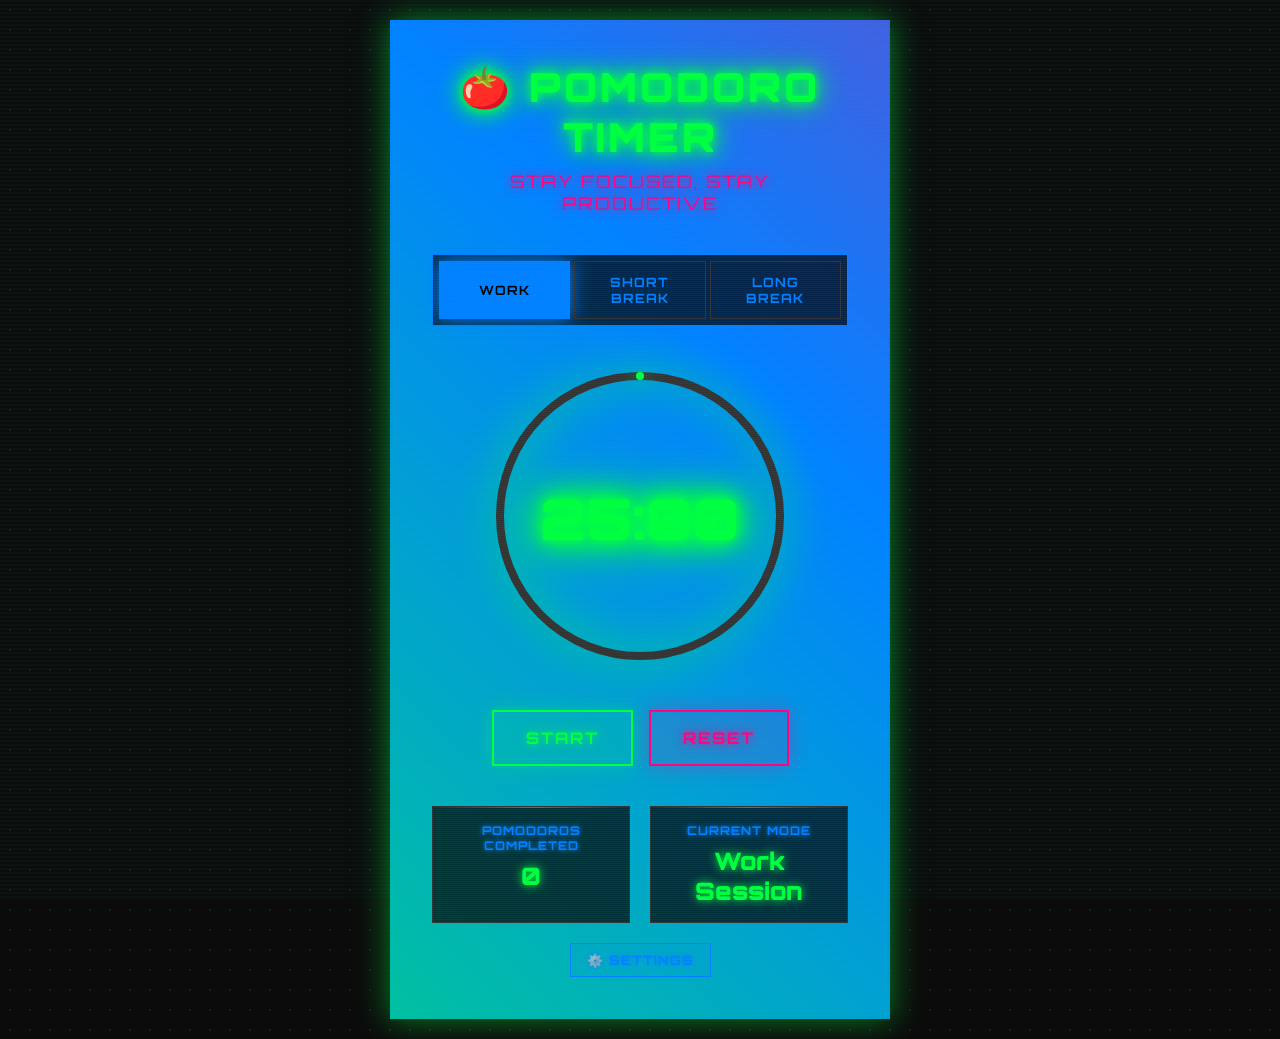
<file: pomodoro/index.html>
<!DOCTYPE html>
<html lang="en">
<head>
    <meta charset="UTF-8">
    <meta name="viewport" content="width=device-width, initial-scale=1.0">
    <title>Pomodoro Timer - Stay Productive</title>
    <link rel="stylesheet" href="styles.css">
    <link href="https://fonts.googleapis.com/css2?family=Orbitron:wght@400;700;900&display=swap" rel="stylesheet">
</head>
<body>
    <div class="container">
        <header>
            <h1>🍅 Pomodoro Timer</h1>
            <p class="subtitle">Stay focused, stay productive</p>
        </header>

        <main class="timer-container">
            <div class="mode-selector">
                <button class="mode-btn active" data-mode="work">Work</button>
                <button class="mode-btn" data-mode="short-break">Short Break</button>
                <button class="mode-btn" data-mode="long-break">Long Break</button>
            </div>

            <div class="timer-display">
                <div class="time-circle">
                    <svg class="progress-ring" width="300" height="300">
                        <circle class="progress-ring-bg" cx="150" cy="150" r="140"></circle>
                        <circle class="progress-ring-progress" cx="150" cy="150" r="140"></circle>
                    </svg>
                    <div class="time-text">
                        <span id="minutes">25</span>:<span id="seconds">00</span>
                    </div>
                </div>
            </div>

            <div class="controls">
                <button id="start-pause-btn" class="control-btn primary">
                    <span class="btn-text">Start</span>
                </button>
                <button id="reset-btn" class="control-btn secondary">
                    <span class="btn-text">Reset</span>
                </button>
            </div>

            <div class="session-info">
                <div class="session-counter">
                    <span class="label">Pomodoros Completed</span>
                    <span id="session-count" class="count">0</span>
                </div>
                <div class="current-mode">
                    <span class="label">Current Mode</span>
                    <span id="current-mode" class="mode">Work Session</span>
                </div>
            </div>
        </main>

        <div class="settings">
            <button id="settings-btn" class="settings-btn">⚙️ Settings</button>
            <div id="settings-panel" class="settings-panel hidden">
                <h3>Timer Settings</h3>
                <div class="setting-group">
                    <label for="work-duration">Work Duration (minutes)</label>
                    <input type="number" id="work-duration" min="1" max="60" value="25">
                </div>
                <div class="setting-group">
                    <label for="short-break-duration">Short Break (minutes)</label>
                    <input type="number" id="short-break-duration" min="1" max="30" value="5">
                </div>
                <div class="setting-group">
                    <label for="long-break-duration">Long Break (minutes)</label>
                    <input type="number" id="long-break-duration" min="1" max="60" value="15">
                </div>
                <div class="setting-group">
                    <label for="sound-enabled">
                        <input type="checkbox" id="sound-enabled" checked>
                        Enable Sound Notifications
                    </label>
                </div>
                <button id="save-settings" class="control-btn primary">Save Settings</button>
            </div>
        </div>
    </div>

    <script src="script.js"></script>
</body>
</html>
</file>
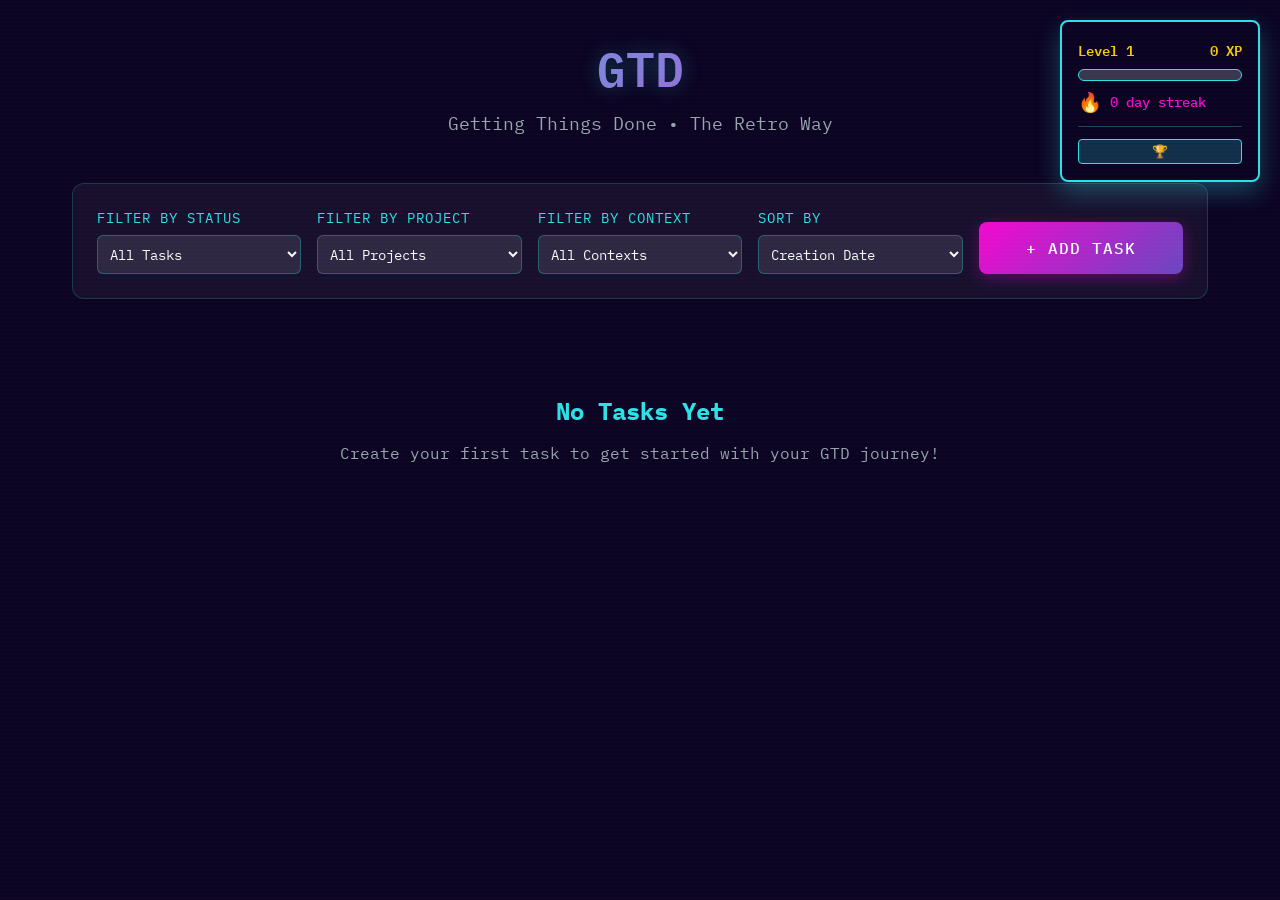
<file: sp/index.html>
<!DOCTYPE html>
<html lang="en">
<head>
    <meta charset="UTF-8">
    <meta name="viewport" content="width=device-width, initial-scale=1.0">
    <title>GTD • Getting Things Done</title>
    <link href="https://fonts.googleapis.com/css2?family=IBM+Plex+Mono:wght@300;400;500;600&display=swap" rel="stylesheet">
    <style>
        :root {
            --dark-bg: #0D0221;
            --cyan: #2DE2E6;
            --magenta: #F706CF;
            --yellow: #F9C80E;
            --purple: #6B46C1;
            --gray: #374151;
            --light-gray: #9CA3AF;
            --white: #F9FAFB;
            --success: #10B981;
            --danger: #EF4444;
        }

        * {
            margin: 0;
            padding: 0;
            box-sizing: border-box;
        }

        body {
            font-family: 'IBM Plex Mono', monospace;
            background: var(--dark-bg);
            color: var(--white);
            min-height: 100vh;
            position: relative;
            overflow-x: hidden;
        }

        /* CRT Screen Effect */
        body::before {
            content: '';
            position: fixed;
            top: 0;
            left: 0;
            width: 100%;
            height: 100%;
            background: linear-gradient(
                transparent 0%,
                rgba(45, 226, 230, 0.03) 50%,
                transparent 100%
            );
            background-size: 100% 4px;
            pointer-events: none;
            z-index: 1000;
            animation: scanlines 0.1s linear infinite;
        }

        @keyframes scanlines {
            0% { transform: translateY(0); }
            100% { transform: translateY(4px); }
        }

        .container {
            max-width: 1200px;
            margin: 0 auto;
            padding: 2rem;
            position: relative;
            z-index: 1;
        }

        /* Header */
        .header {
            text-align: center;
            margin-bottom: 3rem;
            position: relative;
        }

        .header h1 {
            font-size: 3rem;
            font-weight: 600;
            background: linear-gradient(135deg, var(--cyan), var(--magenta));
            -webkit-background-clip: text;
            -webkit-text-fill-color: transparent;
            background-clip: text;
            margin-bottom: 0.5rem;
            text-shadow: 0 0 20px rgba(45, 226, 230, 0.3);
        }

        .header p {
            color: var(--light-gray);
            font-size: 1.1rem;
        }

        /* Gamification HUD */
        .game-hud {
            position: fixed;
            top: 20px;
            right: 20px;
            background: rgba(13, 2, 33, 0.95);
            border: 2px solid var(--cyan);
            border-radius: 8px;
            padding: 1rem;
            font-family: inherit;
            font-size: 0.9rem;
            box-shadow: 0 10px 25px rgba(45, 226, 230, 0.3);
            z-index: 1500;
            backdrop-filter: blur(10px);
            min-width: 200px;
        }

        .hud-level {
            display: flex;
            align-items: center;
            justify-content: space-between;
            margin-bottom: 0.5rem;
            color: var(--yellow);
            font-weight: 600;
        }

        .hud-xp-bar {
            width: 100%;
            height: 12px;
            background: rgba(255, 255, 255, 0.2);
            border-radius: 6px;
            overflow: hidden;
            margin-bottom: 0.5rem;
            border: 1px solid var(--cyan);
        }

        .hud-xp-fill {
            height: 100%;
            background: linear-gradient(90deg, var(--cyan), var(--magenta));
            border-radius: 6px;
            transition: width 0.8s ease;
            position: relative;
        }

        .hud-xp-fill::after {
            content: '';
            position: absolute;
            top: 0;
            left: 0;
            right: 0;
            bottom: 0;
            background: linear-gradient(90deg, transparent, rgba(255,255,255,0.3), transparent);
            animation: xpShimmer 2s infinite;
        }

        @keyframes xpShimmer {
            0% { transform: translateX(-100%); }
            100% { transform: translateX(100%); }
        }

        .hud-streak {
            display: flex;
            align-items: center;
            gap: 0.5rem;
            color: var(--magenta);
            font-weight: 500;
        }

        .hud-streak .streak-flame {
            font-size: 1.2rem;
            animation: flicker 1.5s infinite alternate;
        }

        @keyframes flicker {
            0% { opacity: 0.8; }
            100% { opacity: 1; }
        }

        .hud-nav {
            display: flex;
            gap: 0.5rem;
            margin-top: 0.75rem;
            padding-top: 0.75rem;
            border-top: 1px solid rgba(45, 226, 230, 0.3);
        }

        .hud-nav-btn {
            background: rgba(45, 226, 230, 0.2);
            border: 1px solid var(--cyan);
            border-radius: 4px;
            padding: 0.25rem 0.5rem;
            color: var(--cyan);
            cursor: pointer;
            font-size: 0.8rem;
            transition: all 0.3s ease;
            flex: 1;
            text-align: center;
        }

        .hud-nav-btn:hover {
            background: rgba(45, 226, 230, 0.3);
            transform: scale(1.05);
        }

        /* Level Up Animation */
        .level-up-overlay {
            position: fixed;
            top: 0;
            left: 0;
            width: 100%;
            height: 100%;
            background: rgba(13, 2, 33, 0.9);
            z-index: 3000;
            display: none;
            justify-content: center;
            align-items: center;
            animation: levelUpFade 0.5s ease;
        }

        .level-up-content {
            text-align: center;
            animation: levelUpPulse 1s ease;
        }

        .level-up-text {
            font-size: 4rem;
            font-weight: 600;
            background: linear-gradient(135deg, var(--yellow), var(--magenta), var(--cyan));
            -webkit-background-clip: text;
            -webkit-text-fill-color: transparent;
            background-clip: text;
            margin-bottom: 1rem;
            text-shadow: 0 0 30px rgba(249, 200, 14, 0.5);
        }

        .level-up-subtitle {
            font-size: 1.5rem;
            color: var(--cyan);
            margin-bottom: 2rem;
        }

        @keyframes levelUpFade {
            from { opacity: 0; }
            to { opacity: 1; }
        }

        @keyframes levelUpPulse {
            0%, 100% { transform: scale(1); }
            50% { transform: scale(1.1); }
        }

        /* Focus Mode */
        .focus-mode-overlay {
            position: fixed;
            top: 0;
            left: 0;
            width: 100%;
            height: 100%;
            background: rgba(13, 2, 33, 0.95);
            z-index: 2500;
            display: none;
            justify-content: center;
            align-items: center;
            backdrop-filter: blur(20px);
        }

        .focus-mode-content {
            text-align: center;
            max-width: 600px;
            padding: 2rem;
        }

        .focus-task-description {
            font-size: 1.5rem;
            color: var(--cyan);
            margin-bottom: 2rem;
            padding: 1rem;
            border: 2px solid var(--cyan);
            border-radius: 8px;
            background: rgba(45, 226, 230, 0.1);
        }

        .focus-timer {
            font-size: 3rem;
            font-weight: 600;
            color: var(--yellow);
            margin-bottom: 2rem;
            font-family: monospace;
        }

        .focus-controls {
            display: flex;
            gap: 1rem;
            justify-content: center;
        }

        /* Focus Button */
        .btn-focus {
            background: linear-gradient(135deg, var(--yellow), #FF6B35);
            color: var(--dark-bg);
            border: none;
            border-radius: 6px;
            padding: 0.5rem 1rem;
            cursor: pointer;
            font-family: inherit;
            font-size: 0.9rem;
            font-weight: 500;
            transition: all 0.3s ease;
            text-transform: uppercase;
            letter-spacing: 0.5px;
        }

        .btn-focus:hover {
            transform: scale(1.05);
            opacity: 0.9;
        }

        /* Achievement Toast */
        .achievement-toast {
            position: fixed;
            bottom: 20px;
            right: 20px;
            background: var(--dark-bg);
            border: 2px solid var(--yellow);
            border-radius: 8px;
            padding: 1rem;
            color: var(--white);
            font-family: inherit;
            box-shadow: 0 10px 25px rgba(249, 200, 14, 0.4);
            z-index: 3000;
            animation: achievementSlide 0.5s ease;
            max-width: 300px;
        }

        .achievement-toast .achievement-title {
            color: var(--yellow);
            font-weight: 600;
            margin-bottom: 0.5rem;
            text-transform: uppercase;
            letter-spacing: 1px;
        }

        @keyframes achievementSlide {
            from { transform: translateX(100%); }
            to { transform: translateX(0); }
        }

        /* Controls */
        .controls {
            display: grid;
            grid-template-columns: repeat(auto-fit, minmax(200px, 1fr));
            gap: 1rem;
            margin-bottom: 2rem;
            padding: 1.5rem;
            background: rgba(255, 255, 255, 0.05);
            border-radius: 12px;
            border: 1px solid rgba(45, 226, 230, 0.2);
            backdrop-filter: blur(10px);
        }

        .control-group {
            display: flex;
            flex-direction: column;
            gap: 0.5rem;
        }

        .control-group label {
            font-size: 0.9rem;
            color: var(--cyan);
            text-transform: uppercase;
            letter-spacing: 1px;
        }

        select, input {
            background: rgba(255, 255, 255, 0.1);
            border: 1px solid rgba(45, 226, 230, 0.3);
            border-radius: 6px;
            padding: 0.5rem;
            color: var(--white);
            font-family: inherit;
            font-size: 0.9rem;
            transition: all 0.3s ease;
        }

        select:focus, input:focus {
            outline: none;
            border-color: var(--cyan);
            box-shadow: 0 0 10px rgba(45, 226, 230, 0.3);
        }

        select option {
            background: var(--dark-bg);
            color: var(--white);
        }

        /* Add Task Button */
        .add-task-btn {
            background: linear-gradient(135deg, var(--magenta), var(--purple));
            border: none;
            border-radius: 8px;
            padding: 1rem 2rem;
            color: white;
            font-family: inherit;
            font-size: 1rem;
            font-weight: 500;
            cursor: pointer;
            transition: all 0.3s ease;
            text-transform: uppercase;
            letter-spacing: 1px;
            box-shadow: 0 4px 15px rgba(247, 6, 207, 0.3);
            align-self: end;
        }

        .add-task-btn:hover {
            transform: translateY(-2px);
            box-shadow: 0 8px 25px rgba(247, 6, 207, 0.4);
        }

        /* Task List */
        .task-list {
            display: grid;
            gap: 1rem;
        }

        .task-card {
            background: rgba(255, 255, 255, 0.08);
            border: 1px solid rgba(45, 226, 230, 0.2);
            border-radius: 12px;
            padding: 1.5rem;
            transition: all 0.3s ease;
            position: relative;
            overflow: hidden;
            cursor: pointer;
        }

        .task-card:hover {
            transform: translateY(-2px);
            box-shadow: 0 8px 25px rgba(45, 226, 230, 0.2);
            border-color: var(--cyan);
        }

        .task-card:hover::after {
            content: 'Click to edit';
            position: absolute;
            top: 10px;
            right: 15px;
            font-size: 0.7rem;
            color: var(--cyan);
            opacity: 0.7;
            text-transform: uppercase;
            letter-spacing: 1px;
        }

        .task-card.completed {
            opacity: 0.6;
            border-color: var(--success);
        }

        .task-card.completed .task-description {
            text-decoration: line-through;
        }

        .task-header {
            display: flex;
            justify-content: space-between;
            align-items: flex-start;
            margin-bottom: 1rem;
        }

        .task-description {
            font-size: 1.1rem;
            font-weight: 500;
            margin-bottom: 0.5rem;
            flex: 1;
        }

        .task-meta {
            display: flex;
            flex-wrap: wrap;
            gap: 0.5rem;
            margin-bottom: 1rem;
        }

        .meta-tag {
            background: rgba(45, 226, 230, 0.2);
            color: var(--cyan);
            padding: 0.25rem 0.5rem;
            border-radius: 4px;
            font-size: 0.8rem;
            border: 1px solid rgba(45, 226, 230, 0.3);
        }

        .meta-tag.project {
            background: rgba(247, 6, 207, 0.2);
            color: var(--magenta);
            border-color: rgba(247, 6, 207, 0.3);
        }

        .meta-tag.context {
            background: rgba(249, 200, 14, 0.2);
            color: var(--yellow);
            border-color: rgba(249, 200, 14, 0.3);
        }

        .task-actions {
            display: flex;
            gap: 0.5rem;
        }

        .btn {
            padding: 0.5rem 1rem;
            border: none;
            border-radius: 6px;
            cursor: pointer;
            font-family: inherit;
            font-size: 0.9rem;
            transition: all 0.3s ease;
            text-transform: uppercase;
            letter-spacing: 0.5px;
        }

        .btn-complete {
            background: var(--success);
            color: white;
        }

        .btn-edit {
            background: var(--yellow);
            color: var(--dark-bg);
        }

        .btn-delete {
            background: var(--danger);
            color: white;
        }

        .btn:hover {
            transform: scale(1.05);
            opacity: 0.9;
        }

        /* Progress Bars */
        .project-progress {
            margin: 2rem 0;
        }

        .progress-item {
            margin-bottom: 1rem;
            padding: 1rem;
            background: rgba(255, 255, 255, 0.05);
            border-radius: 8px;
            border: 1px solid rgba(45, 226, 230, 0.1);
        }

        .progress-header {
            display: flex;
            justify-content: space-between;
            align-items: center;
            margin-bottom: 0.5rem;
        }

        .progress-title {
            color: var(--magenta);
            font-weight: 500;
        }

        .progress-percentage {
            color: var(--cyan);
            font-size: 0.9rem;
        }

        .progress-bar {
            width: 100%;
            height: 8px;
            background: rgba(255, 255, 255, 0.1);
            border-radius: 4px;
            overflow: hidden;
        }

        .progress-fill {
            height: 100%;
            background: linear-gradient(90deg, var(--cyan), var(--magenta));
            border-radius: 4px;
            transition: width 0.5s ease;
        }

        /* Modal */
        .modal {
            display: none;
            position: fixed;
            top: 0;
            left: 0;
            width: 100%;
            height: 100%;
            background: rgba(13, 2, 33, 0.9);
            backdrop-filter: blur(5px);
            z-index: 2000;
            animation: fadeIn 0.3s ease;
        }

        .modal.show {
            display: flex;
            justify-content: center;
            align-items: center;
        }

        @keyframes fadeIn {
            from { opacity: 0; }
            to { opacity: 1; }
        }

        .modal-content {
            background: var(--dark-bg);
            border: 2px solid var(--cyan);
            border-radius: 12px;
            padding: 2rem;
            width: 90%;
            max-width: 500px;
            box-shadow: 0 20px 40px rgba(45, 226, 230, 0.3);
            animation: slideIn 0.3s ease;
        }

        @keyframes slideIn {
            from { transform: translateY(-50px); opacity: 0; }
            to { transform: translateY(0); opacity: 1; }
        }

        .modal-header {
            display: flex;
            justify-content: space-between;
            align-items: center;
            margin-bottom: 1.5rem;
        }

        .modal-title {
            font-size: 1.5rem;
            color: var(--cyan);
        }

        .close-btn {
            background: none;
            border: none;
            color: var(--light-gray);
            font-size: 1.5rem;
            cursor: pointer;
            transition: color 0.3s ease;
        }

        .close-btn:hover {
            color: var(--white);
        }

        .form-group {
            margin-bottom: 1rem;
        }

        .form-group label {
            display: block;
            margin-bottom: 0.5rem;
            color: var(--cyan);
            font-size: 0.9rem;
            text-transform: uppercase;
            letter-spacing: 1px;
        }

        .form-group input,
        .form-group select,
        .form-group textarea {
            width: 100%;
            padding: 0.75rem;
            background: rgba(255, 255, 255, 0.1);
            border: 1px solid rgba(45, 226, 230, 0.3);
            border-radius: 6px;
            color: var(--white);
            font-family: inherit;
            font-size: 1rem;
            transition: all 0.3s ease;
        }

        .form-group textarea {
            resize: vertical;
            min-height: 80px;
        }

        .modal-actions {
            display: flex;
            gap: 1rem;
            justify-content: flex-end;
            margin-top: 2rem;
        }

        .btn-primary {
            background: linear-gradient(135deg, var(--cyan), var(--purple));
            color: white;
            border: none;
            padding: 0.75rem 1.5rem;
            border-radius: 6px;
            cursor: pointer;
            font-family: inherit;
            font-size: 1rem;
            transition: all 0.3s ease;
        }

        .btn-secondary {
            background: transparent;
            color: var(--light-gray);
            border: 1px solid var(--light-gray);
            padding: 0.75rem 1.5rem;
            border-radius: 6px;
            cursor: pointer;
            font-family: inherit;
            font-size: 1rem;
            transition: all 0.3s ease;
        }

        .btn-primary:hover, .btn-secondary:hover {
            transform: translateY(-2px);
        }

        /* Animations */
        @keyframes pixelExplosion {
            0% {
                transform: scale(1);
                opacity: 1;
            }
            50% {
                transform: scale(1.2);
                opacity: 0.8;
            }
            100% {
                transform: scale(1.5);
                opacity: 0;
            }
        }

        @keyframes scanlineComplete {
            0% {
                transform: translateX(-100%);
            }
            100% {
                transform: translateX(100%);
            }
        }

        .pixel-explosion {
            position: absolute;
            top: 50%;
            left: 50%;
            width: 20px;
            height: 20px;
            background: var(--cyan);
            transform: translate(-50%, -50%);
            animation: pixelExplosion 0.6s ease-out;
            pointer-events: none;
        }

        .scanline-effect {
            position: absolute;
            top: 0;
            left: 0;
            width: 100%;
            height: 100%;
            background: linear-gradient(90deg, transparent, var(--cyan), transparent);
            opacity: 0.6;
            animation: scanlineComplete 0.8s ease-out;
            pointer-events: none;
        }

        /* Empty State */
        .empty-state {
            text-align: center;
            padding: 4rem 2rem;
            color: var(--light-gray);
        }

        .empty-state h3 {
            font-size: 1.5rem;
            margin-bottom: 1rem;
            color: var(--cyan);
        }

        /* Responsive */
        @media (max-width: 768px) {
            .container {
                padding: 1rem;
            }

            .header h1 {
                font-size: 2rem;
            }

            .controls {
                grid-template-columns: 1fr;
            }

            .task-header {
                flex-direction: column;
                gap: 1rem;
            }

            .task-actions {
                align-self: stretch;
            }

            .modal-content {
                margin: 1rem;
                padding: 1.5rem;
            }
        }

        /* Notification */
        .notification {
            position: fixed;
            top: 20px;
            right: 20px;
            background: var(--dark-bg);
            border: 2px solid var(--cyan);
            border-radius: 8px;
            padding: 1rem;
            color: var(--white);
            font-family: inherit;
            box-shadow: 0 10px 25px rgba(45, 226, 230, 0.3);
            z-index: 3000;
            animation: slideInRight 0.3s ease;
        }

        @keyframes slideInRight {
            from { transform: translateX(100%); }
            to { transform: translateX(0); }
        }
    </style>
</head>
<body>
    <div class="container">
        <header class="header">
            <h1>GTD</h1>
            <p>Getting Things Done • The Retro Way</p>
        </header>

        <!-- Gamification HUD -->
        <div class="game-hud" id="gameHud">
            <div class="hud-level">
                <span>Level <span id="playerLevel">1</span></span>
                <span id="playerXP">0 XP</span>
            </div>
            <div class="hud-xp-bar">
                <div class="hud-xp-fill" id="xpFill" style="width: 0%"></div>
            </div>
            <div class="hud-streak">
                <span class="streak-flame">🔥</span>
                <span><span id="streakCount">0</span> day streak</span>
            </div>
            <div class="hud-nav">
                <button class="hud-nav-btn" onclick="openAchievements()">🏆</button>
                <button class="hud-nav-btn" onclick="openLootBox()" id="lootBoxBtn" style="display: none;">📦</button>
            </div>
        </div>

        <div class="controls">
            <div class="control-group">
                <label>Filter by Status</label>
                <select id="statusFilter">
                    <option value="all">All Tasks</option>
                    <option value="active">Active Tasks</option>
                    <option value="completed">Completed Tasks</option>
                </select>
            </div>

            <div class="control-group">
                <label>Filter by Project</label>
                <select id="projectFilter">
                    <option value="all">All Projects</option>
                </select>
            </div>

            <div class="control-group">
                <label>Filter by Context</label>
                <select id="contextFilter">
                    <option value="all">All Contexts</option>
                </select>
            </div>

            <div class="control-group">
                <label>Sort by</label>
                <select id="sortBy">
                    <option value="created">Creation Date</option>
                    <option value="deadline">Due Date</option>
                    <option value="project">Project</option>
                </select>
            </div>

            <button class="add-task-btn" onclick="openModal()">+ Add Task</button>
        </div>

        <div class="project-progress" id="projectProgress">
            <div id="projectExplanation" style="text-align: center; color: var(--light-gray); margin-bottom: 2rem; display: none;">
                <p style="margin-bottom: 0.5rem;">📁 <strong style="color: var(--cyan);">Projects</strong> are big outcomes made of smaller tasks</p>
                <p style="font-size: 0.9rem;">Try creating tasks for "Plan Vacation" project: "Research destinations", "Book flights", "Find hotel"</p>
            </div>
        </div>

        <div class="task-list" id="taskList"></div>

        <div class="empty-state" id="emptyState" style="display: none;">
            <h3>No Tasks Yet</h3>
            <p>Create your first task to get started with your GTD journey!</p>
        </div>
    </div>

    <!-- Modal -->
    <div class="modal" id="taskModal">
        <div class="modal-content">
            <div class="modal-header">
                <h2 class="modal-title" id="modalTitle">Add Task</h2>
                <button class="close-btn" onclick="closeModal()">&times;</button>
            </div>

            <form id="taskForm">
                <div class="form-group">
                    <label for="description">Task Description</label>
                    <textarea id="description" required placeholder="What needs to be done?"></textarea>
                </div>

                <div class="form-group">
                    <label for="project">Project</label>
                    <input type="text" id="project" placeholder="e.g., Plan Vacation, Q3 Report, Home Renovation" list="projectList">
                    <datalist id="projectList"></datalist>
                    <small style="color: var(--light-gray); font-size: 0.8rem; margin-top: 0.25rem; display: block;">
                        💡 Projects are outcomes requiring multiple tasks (like "Plan Vacation" with tasks: research, book, pack)
                    </small>
                </div>

                <div class="form-group">
                    <label for="context">Context</label>
                    <input type="text" id="context" placeholder="e.g., @home, @work, @computer, @phone" list="contextList">
                    <datalist id="contextList"></datalist>
                    <small style="color: var(--light-gray); font-size: 0.8rem; margin-top: 0.25rem; display: block;">
                        📍 Contexts are WHERE or HOW you'll do the task (@phone for calls, @errands for shopping)
                    </small>
                </div>

                <div class="form-group">
                    <label for="deadline">Deadline</label>
                    <input type="date" id="deadline">
                </div>

                <div class="form-group">
                    <label for="reminder">Reminder</label>
                    <input type="datetime-local" id="reminder">
                </div>

                <div class="modal-actions">
                    <button type="button" class="btn-secondary" onclick="closeModal()">Cancel</button>
                    <button type="submit" class="btn-primary" id="submitBtn">Add Task</button>
                </div>
            </form>
        </div>
    </div>

    <!-- Level Up Overlay -->
    <div class="level-up-overlay" id="levelUpOverlay">
        <div class="level-up-content">
            <div class="level-up-text">LEVEL UP!</div>
            <div class="level-up-subtitle">You reached level <span id="newLevelText">2</span>!</div>
        </div>
    </div>

    <!-- Focus Mode Overlay -->
    <div class="focus-mode-overlay" id="focusModeOverlay">
        <div class="focus-mode-content">
            <div class="focus-task-description" id="focusTaskDescription">Task description goes here</div>
            <div class="focus-timer" id="focusTimer">25:00</div>
            <div class="focus-controls">
                <button class="btn-primary" onclick="completeFocusTask()">Complete Task (2x XP)</button>
                <button class="btn-secondary" onclick="exitFocusMode()">Exit Focus</button>
            </div>
        </div>
    </div>

    <!-- Achievements Modal -->
    <div class="modal" id="achievementsModal">
        <div class="modal-content">
            <div class="modal-header">
                <h2 class="modal-title">🏆 Achievements</h2>
                <button class="close-btn" onclick="closeAchievements()">&times;</button>
            </div>
            <div id="achievementsList"></div>
        </div>
    </div>

    <!-- Loot Box Modal -->
    <div class="modal" id="lootBoxModal">
        <div class="modal-content">
            <div class="modal-header">
                <h2 class="modal-title">🎁 Streak Reward</h2>
                <button class="close-btn" onclick="closeLootBox()">&times;</button>
            </div>
            <div id="lootBoxContent" style="text-align: center; padding: 2rem;">
                <div style="font-size: 3rem; margin-bottom: 1rem;">📦</div>
                <button class="btn-primary" onclick="openLootBoxReward()">Open Reward!</button>
            </div>
        </div>
    </div>

    <script>
        // Global variables
        let tasks = JSON.parse(localStorage.getItem('gtd-tasks')) || [];
        let editingTaskId = null;
        let reminderTimeouts = new Map();

        // Gamification variables
        let gameData = JSON.parse(localStorage.getItem('gtd-game-data')) || {
            xp: 0,
            level: 1,
            lastCompletionDate: null,
            streak: 0,
            lootBoxes: 0,
            achievements: {},
            themes: ['default'],
            currentTheme: 'default'
        };

        let focusMode = {
            active: false,
            taskId: null,
            startTime: null,
            duration: 25 * 60 * 1000, // 25 minutes in milliseconds
            timerInterval: null
        };

        // Achievement definitions
        const achievements = {
            firstSteps: { name: 'First Steps', description: 'Complete your first task', icon: '🚀', unlocked: false },
            projectManager: { name: 'Project Manager', description: 'Complete your first project', icon: '📁', unlocked: false },
            productivityPowerhouse: { name: 'Productivity Powerhouse', description: 'Complete 100 tasks', icon: '💪', unlocked: false },
            timeLord: { name: 'Time Lord', description: 'Complete 10 tasks before their deadline', icon: '⏰', unlocked: false },
            perfectWeek: { name: 'Perfect Week', description: 'Maintain a 7-day streak', icon: '🗓️', unlocked: false },
            nightOwl: { name: 'Night Owl', description: 'Complete a task after 10 PM', icon: '🦉', unlocked: false },
            earlyBird: { name: 'Early Bird', description: 'Complete a task before 8 AM', icon: '🐦', unlocked: false },
            focusMaster: { name: 'Focus Master', description: 'Complete 5 tasks in Focus Mode', icon: '🎯', unlocked: false },
            streakLegend: { name: 'Streak Legend', description: 'Maintain a 30-day streak', icon: '🔥', unlocked: false }
        };

        // Level XP requirements
        const levelRequirements = [0, 100, 250, 500, 1000, 1750, 2750, 4000, 5500, 7500, 10000];

        function saveGameData() {
            localStorage.setItem('gtd-game-data', JSON.stringify(gameData));
        }

        function getCurrentLevel() {
            for (let i = levelRequirements.length - 1; i >= 0; i--) {
                if (gameData.xp >= levelRequirements[i]) {
                    return i + 1;
                }
            }
            return 1;
        }

        function getXPForNextLevel() {
            const currentLevel = getCurrentLevel();
            return levelRequirements[currentLevel] || levelRequirements[levelRequirements.length - 1];
        }

        function getXPProgress() {
            const currentLevel = getCurrentLevel();
            const currentLevelXP = levelRequirements[currentLevel - 1] || 0;
            const nextLevelXP = levelRequirements[currentLevel] || levelRequirements[levelRequirements.length - 1];
            const progress = gameData.xp - currentLevelXP;
            const total = nextLevelXP - currentLevelXP;
            return { progress, total, percentage: (progress / total) * 100 };
        }

        function awardXP(amount, reason = '') {
            const oldLevel = getCurrentLevel();
            gameData.xp += amount;
            const newLevel = getCurrentLevel();

            updateHUD();
            
            if (newLevel > oldLevel) {
                triggerLevelUp(newLevel);
            }

            if (reason) {
                showNotification(`+${amount} XP ${reason}`);
            }

            saveGameData();
        }

        function updateStreak() {
            const today = new Date().toDateString();
            const yesterday = new Date(Date.now() - 86400000).toDateString();
            
            if (gameData.lastCompletionDate === today) {
                // Already completed a task today
                return;
            }
            
            if (gameData.lastCompletionDate === yesterday) {
                // Continuing streak
                gameData.streak++;
            } else if (gameData.lastCompletionDate === null) {
                // First task ever
                gameData.streak = 1;
            } else {
                // Streak broken, start new
                gameData.streak = 1;
            }
            
            gameData.lastCompletionDate = today;
            
            // Award loot box for every 7 days
            if (gameData.streak % 7 === 0) {
                gameData.lootBoxes++;
                document.getElementById('lootBoxBtn').style.display = 'block';
                showNotification(`🎁 Streak reward earned! ${gameData.streak} days!`);
            }
            
            updateHUD();
            saveGameData();
        }

        function updateHUD() {
            const xpProgress = getXPProgress();
            
            document.getElementById('playerLevel').textContent = getCurrentLevel();
            document.getElementById('playerXP').textContent = `${gameData.xp} XP`;
            document.getElementById('xpFill').style.width = `${xpProgress.percentage}%`;
            document.getElementById('streakCount').textContent = gameData.streak;
            
            // Show/hide loot box button
            document.getElementById('lootBoxBtn').style.display = gameData.lootBoxes > 0 ? 'block' : 'none';
        }

        function triggerLevelUp(newLevel) {
            gameData.level = newLevel;
            
            document.getElementById('newLevelText').textContent = newLevel;
            const overlay = document.getElementById('levelUpOverlay');
            overlay.style.display = 'flex';
            
            // Auto-hide after 3 seconds
            setTimeout(() => {
                overlay.style.display = 'none';
            }, 3000);
            
            // Award bonus XP for leveling up
            setTimeout(() => {
                awardXP(50, '(Level Up Bonus!)');
            }, 3500);
        }

        function checkAchievements(task = null) {
            const completedTasks = tasks.filter(t => t.completed);
            const totalTasks = completedTasks.length;
            
            // First Steps
            if (totalTasks >= 1 && !gameData.achievements.firstSteps) {
                unlockAchievement('firstSteps');
            }
            
            // Productivity Powerhouse
            if (totalTasks >= 100 && !gameData.achievements.productivityPowerhouse) {
                unlockAchievement('productivityPowerhouse');
            }
            
            // Project Manager - check if any project is 100% complete
            const projects = [...new Set(tasks.filter(t => t.project).map(t => t.project))];
            for (const project of projects) {
                const projectTasks = tasks.filter(t => t.project === project);
                const completedProjectTasks = projectTasks.filter(t => t.completed);
                if (projectTasks.length > 0 && completedProjectTasks.length === projectTasks.length && !gameData.achievements.projectManager) {
                    unlockAchievement('projectManager');
                    break;
                }
            }
            
            // Time-based achievements
            if (task && task.completed) {
                const completionTime = new Date();
                const hour = completionTime.getHours();
                
                // Early Bird (before 8 AM)
                if (hour < 8 && !gameData.achievements.earlyBird) {
                    unlockAchievement('earlyBird');
                }
                
                // Night Owl (after 10 PM)
                if (hour >= 22 && !gameData.achievements.nightOwl) {
                    unlockAchievement('nightOwl');
                }
                
                // Time Lord (completed before deadline)
                if (task.deadline) {
                    const deadline = new Date(task.deadline);
                    if (completionTime <= deadline) {
                        gameData.deadlineCompletions = (gameData.deadlineCompletions || 0) + 1;
                        if (gameData.deadlineCompletions >= 10 && !gameData.achievements.timeLord) {
                            unlockAchievement('timeLord');
                        }
                    }
                }
            }
            
            // Streak achievements
            if (gameData.streak >= 7 && !gameData.achievements.perfectWeek) {
                unlockAchievement('perfectWeek');
            }
            
            if (gameData.streak >= 30 && !gameData.achievements.streakLegend) {
                unlockAchievement('streakLegend');
            }
            
            // Focus Master
            if ((gameData.focusCompletions || 0) >= 5 && !gameData.achievements.focusMaster) {
                unlockAchievement('focusMaster');
            }
            
            saveGameData();
        }

        function unlockAchievement(achievementId) {
            gameData.achievements[achievementId] = true;
            const achievement = achievements[achievementId];
            
            showAchievementToast(achievement);
            awardXP(25, '(Achievement!)');
        }

        function showAchievementToast(achievement) {
            const toast = document.createElement('div');
            toast.className = 'achievement-toast';
            toast.innerHTML = `
                <div class="achievement-title">${achievement.icon} Achievement Unlocked!</div>
                <div><strong>${achievement.name}</strong></div>
                <div style="font-size: 0.9rem; opacity: 0.8;">${achievement.description}</div>
            `;
            
            document.body.appendChild(toast);
            
            setTimeout(() => {
                toast.remove();
            }, 5000);
        }

        // Focus Mode Functions
        function startFocusMode(taskId) {
            const task = tasks.find(t => t.id === taskId);
            if (!task || task.completed) return;

            focusMode.active = true;
            focusMode.taskId = taskId;
            focusMode.startTime = Date.now();

            document.getElementById('focusTaskDescription').textContent = task.description;
            document.getElementById('focusModeOverlay').style.display = 'flex';

            // Start timer
            updateFocusTimer();
            focusMode.timerInterval = setInterval(updateFocusTimer, 1000);
        }

        function updateFocusTimer() {
            const elapsed = Date.now() - focusMode.startTime;
            const remaining = Math.max(0, focusMode.duration - elapsed);
            
            const minutes = Math.floor(remaining / 60000);
            const seconds = Math.floor((remaining % 60000) / 1000);
            
            document.getElementById('focusTimer').textContent = 
                `${minutes.toString().padStart(2, '0')}:${seconds.toString().padStart(2, '0')}`;
            
            if (remaining === 0) {
                // Timer finished
                clearInterval(focusMode.timerInterval);
                showNotification('Focus time is up! Complete the task now for bonus XP.');
            }
        }

        function completeFocusTask() {
            if (!focusMode.active || !focusMode.taskId) return;

            const task = tasks.find(t => t.id === focusMode.taskId);
            if (!task) return;

            // Award double XP
            const baseXP = 10;
            const deadlineBonus = task.deadline && new Date() <= new Date(task.deadline) ? 5 : 0;
            const focusBonus = baseXP + deadlineBonus; // Double the normal XP
            
            // Mark task as completed
            task.completed = true;
            task.completedAt = new Date().toISOString();
            task.focusCompleted = true;

            // Track focus completions
            gameData.focusCompletions = (gameData.focusCompletions || 0) + 1;

            // Award XP and update streak
            awardXP(baseXP + deadlineBonus + focusBonus, '(Focus Mode Bonus!)');
            updateStreak();
            checkAchievements(task);

            // Clean up
            exitFocusMode();
            saveTasks();
            renderTasks();
            updateProjectProgress();
            
            // Trigger completion animation
            setTimeout(() => {
                triggerCompletionAnimation(focusMode.taskId);
            }, 100);
        }

        function exitFocusMode() {
            focusMode.active = false;
            focusMode.taskId = null;
            focusMode.startTime = null;
            
            if (focusMode.timerInterval) {
                clearInterval(focusMode.timerInterval);
                focusMode.timerInterval = null;
            }
            
            document.getElementById('focusModeOverlay').style.display = 'none';
        }

        // Achievement and Loot Box Functions
        function openAchievements() {
            const modal = document.getElementById('achievementsModal');
            const list = document.getElementById('achievementsList');
            
            const achievementHTML = Object.keys(achievements).map(key => {
                const achievement = achievements[key];
                const unlocked = gameData.achievements[key];
                
                return `
                    <div style="display: flex; align-items: center; padding: 1rem; margin-bottom: 0.5rem; 
                         background: rgba(255,255,255,0.05); border-radius: 8px; 
                         ${unlocked ? 'border: 1px solid var(--cyan);' : 'opacity: 0.5; border: 1px solid var(--gray);'}">
                        <div style="font-size: 2rem; margin-right: 1rem; 
                             ${unlocked ? '' : 'filter: grayscale(100%);'}">${achievement.icon}</div>
                        <div>
                            <div style="font-weight: 600; color: ${unlocked ? 'var(--cyan)' : 'var(--light-gray)'};">
                                ${achievement.name}
                            </div>
                            <div style="font-size: 0.9rem; color: var(--light-gray);">
                                ${achievement.description}
                            </div>
                        </div>
                        ${unlocked ? '<div style="margin-left: auto; color: var(--success);">✓</div>' : ''}
                    </div>
                `;
            }).join('');
            
            list.innerHTML = achievementHTML;
            modal.classList.add('show');
        }

        function closeAchievements() {
            document.getElementById('achievementsModal').classList.remove('show');
        }

        function openLootBox() {
            if (gameData.lootBoxes <= 0) return;
            
            document.getElementById('lootBoxModal').classList.add('show');
        }

        function closeLootBox() {
            document.getElementById('lootBoxModal').classList.remove('show');
        }

        function openLootBoxReward() {
            if (gameData.lootBoxes <= 0) return;
            
            gameData.lootBoxes--;
            
            // Random reward
            const rewards = [
                { type: 'xp', amount: 75, text: '75 Bonus XP!' },
                { type: 'xp', amount: 100, text: '100 Bonus XP!' },
                { type: 'theme', name: 'neon', text: 'Unlocked: Neon Theme!' },
                { type: 'theme', name: 'sunset', text: 'Unlocked: Sunset Theme!' }
            ];
            
            const reward = rewards[Math.floor(Math.random() * rewards.length)];
            
            if (reward.type === 'xp') {
                awardXP(reward.amount, '(Loot Box!)');
            } else if (reward.type === 'theme') {
                if (!gameData.themes.includes(reward.name)) {
                    gameData.themes.push(reward.name);
                }
            }
            
            document.getElementById('lootBoxContent').innerHTML = `
                <div style="font-size: 3rem; margin-bottom: 1rem;">🎉</div>
                <div style="font-size: 1.5rem; color: var(--cyan); margin-bottom: 1rem;">${reward.text}</div>
                <button class="btn-primary" onclick="closeLootBox()">Awesome!</button>
            `;
            
            updateHUD();
            saveGameData();
        }

        // Initialize app
        document.addEventListener('DOMContentLoaded', function() {
            renderTasks();
            updateFilters();
            updateProjectProgress();
            scheduleReminders();
            
            // Initialize gamification
            updateHUD();
            checkAchievements();
            
            // Event listeners
            document.getElementById('statusFilter').addEventListener('change', renderTasks);
            document.getElementById('projectFilter').addEventListener('change', renderTasks);
            document.getElementById('contextFilter').addEventListener('change', renderTasks);
            document.getElementById('sortBy').addEventListener('change', renderTasks);
            document.getElementById('taskForm').addEventListener('submit', handleTaskSubmit);

            // Request notification permission
            if ('Notification' in window) {
                Notification.requestPermission();
            }
        });

        // Task management functions
        function openModal(taskId = null) {
            const modal = document.getElementById('taskModal');
            const modalTitle = document.getElementById('modalTitle');
            const submitBtn = document.getElementById('submitBtn');
            
            editingTaskId = taskId;
            
            if (taskId) {
                const task = tasks.find(t => t.id === taskId);
                modalTitle.textContent = 'Edit Task';
                submitBtn.textContent = 'Update Task';
                
                document.getElementById('description').value = task.description;
                document.getElementById('project').value = task.project || '';
                document.getElementById('context').value = task.context || '';
                document.getElementById('deadline').value = task.deadline || '';
                document.getElementById('reminder').value = task.reminder || '';
            } else {
                modalTitle.textContent = 'Add Task';
                submitBtn.textContent = 'Add Task';
                document.getElementById('taskForm').reset();
            }
            
            modal.classList.add('show');
            document.getElementById('description').focus();
        }

        function closeModal() {
            document.getElementById('taskModal').classList.remove('show');
            editingTaskId = null;
        }

        function handleTaskSubmit(e) {
            e.preventDefault();
            
            const formData = new FormData(e.target);
            const taskData = {
                description: document.getElementById('description').value.trim(),
                project: document.getElementById('project').value.trim(),
                context: document.getElementById('context').value.trim(),
                deadline: document.getElementById('deadline').value,
                reminder: document.getElementById('reminder').value,
            };

            if (!taskData.description) return;

            if (editingTaskId) {
                updateTask(editingTaskId, taskData);
            } else {
                addTask(taskData);
            }

            closeModal();
        }

        function addTask(taskData) {
            const task = {
                id: Date.now().toString(),
                ...taskData,
                completed: false,
                createdAt: new Date().toISOString()
            };

            tasks.push(task);
            saveTasks();
            renderTasks();
            updateFilters();
            updateProjectProgress();
            scheduleReminder(task);
            showNotification('Task added successfully!');
        }

        function updateTask(taskId, taskData) {
            const taskIndex = tasks.findIndex(t => t.id === taskId);
            if (taskIndex === -1) return;

            const oldTask = tasks[taskIndex];
            tasks[taskIndex] = { ...oldTask, ...taskData };
            
            saveTasks();
            renderTasks();
            updateFilters();
            updateProjectProgress();
            
            // Update reminder
            clearReminder(taskId);
            scheduleReminder(tasks[taskIndex]);
            
            showNotification('Task updated successfully!');
        }

        function toggleTask(taskId) {
            const task = tasks.find(t => t.id === taskId);
            if (!task) return;

            const wasCompleted = task.completed;
            task.completed = !task.completed;
            task.completedAt = task.completed ? new Date().toISOString() : null;

            if (task.completed && !wasCompleted) {
                // Task just completed - award XP and update gamification
                let xpAmount = 10;
                let bonusText = '';
                
                // Deadline bonus
                if (task.deadline && new Date() <= new Date(task.deadline)) {
                    xpAmount += 5;
                    bonusText = ' (Deadline Bonus!)';
                }
                
                awardXP(xpAmount, bonusText);
                updateStreak();
                checkAchievements(task);
                
                triggerCompletionAnimation(taskId);
                clearReminder(taskId);
                
                showNotification(`Task completed! +${xpAmount} XP`);
            } else if (!task.completed && wasCompleted) {
                // Task uncompleted
                scheduleReminder(task);
                showNotification('Task marked as active');
            }

            saveTasks();
            renderTasks();
            updateProjectProgress();
        }

        function deleteTask(taskId) {
            if (!confirm('Are you sure you want to delete this task?')) return;

            tasks = tasks.filter(t => t.id !== taskId);
            clearReminder(taskId);
            saveTasks();
            renderTasks();
            updateFilters();
            updateProjectProgress();
            showNotification('Task deleted');
        }

        function saveTasks() {
            localStorage.setItem('gtd-tasks', JSON.stringify(tasks));
        }

        // Rendering functions
        function renderTasks() {
            const taskList = document.getElementById('taskList');
            const emptyState = document.getElementById('emptyState');
            
            const filteredTasks = getFilteredTasks();
            
            if (filteredTasks.length === 0) {
                taskList.innerHTML = '';
                emptyState.style.display = 'block';
                return;
            }

            emptyState.style.display = 'none';
            
            taskList.innerHTML = filteredTasks.map(task => `
                <div class="task-card ${task.completed ? 'completed' : ''}" id="task-${task.id}" onclick="openModal('${task.id}')">
                    <div class="task-header">
                        <div class="task-description">${escapeHtml(task.description)}</div>
                        <div class="task-actions">
                            <button class="btn btn-complete" onclick="event.stopPropagation(); toggleTask('${task.id}')">
                                ${task.completed ? 'Undo' : 'Done'}
                            </button>
                            ${!task.completed ? `<button class="btn btn-focus" onclick="event.stopPropagation(); startFocusMode('${task.id}')">⚡ Focus</button>` : ''}
                            <button class="btn btn-delete" onclick="event.stopPropagation(); deleteTask('${task.id}')">Delete</button>
                        </div>
                    </div>
                    
                    <div class="task-meta">
                        ${task.project ? `<span class="meta-tag project">📁 ${escapeHtml(task.project)}</span>` : ''}
                        ${task.context ? `<span class="meta-tag context">📍 ${escapeHtml(task.context)}</span>` : ''}
                        ${task.deadline ? `<span class="meta-tag">📅 ${formatDate(task.deadline)}</span>` : ''}
                        ${task.reminder ? `<span class="meta-tag">🔔 ${formatDateTime(task.reminder)}</span>` : ''}
                    </div>
                </div>
            `).join('');
        }

        function getFilteredTasks() {
            let filtered = [...tasks];

            // Filter by status
            const statusFilter = document.getElementById('statusFilter').value;
            if (statusFilter === 'active') {
                filtered = filtered.filter(task => !task.completed);
            } else if (statusFilter === 'completed') {
                filtered = filtered.filter(task => task.completed);
            }

            // Filter by project
            const projectFilter = document.getElementById('projectFilter').value;
            if (projectFilter !== 'all') {
                filtered = filtered.filter(task => task.project === projectFilter);
            }

            // Filter by context
            const contextFilter = document.getElementById('contextFilter').value;
            if (contextFilter !== 'all') {
                filtered = filtered.filter(task => task.context === contextFilter);
            }

            // Sort tasks
            const sortBy = document.getElementById('sortBy').value;
            filtered.sort((a, b) => {
                switch (sortBy) {
                    case 'deadline':
                        if (!a.deadline && !b.deadline) return 0;
                        if (!a.deadline) return 1;
                        if (!b.deadline) return -1;
                        return new Date(a.deadline) - new Date(b.deadline);
                    case 'project':
                        return (a.project || '').localeCompare(b.project || '');
                    case 'created':
                    default:
                        return new Date(b.createdAt) - new Date(a.createdAt);
                }
            });

            return filtered;
        }

        function updateFilters() {
            const projects = [...new Set(tasks.filter(t => t.project).map(t => t.project))];
            const contexts = [...new Set(tasks.filter(t => t.context).map(t => t.context))];

            // Update project filter
            const projectSelect = document.getElementById('projectFilter');
            const currentProject = projectSelect.value;
            projectSelect.innerHTML = '<option value="all">All Projects</option>';
            projects.forEach(project => {
                const option = document.createElement('option');
                option.value = project;
                option.textContent = project;
                if (project === currentProject) option.selected = true;
                projectSelect.appendChild(option);
            });

            // Update context filter
            const contextSelect = document.getElementById('contextFilter');
            const currentContext = contextSelect.value;
            contextSelect.innerHTML = '<option value="all">All Contexts</option>';
            contexts.forEach(context => {
                const option = document.createElement('option');
                option.value = context;
                option.textContent = context;
                if (context === currentContext) option.selected = true;
                contextSelect.appendChild(option);
            });

            // Update datalists
            updateDatalist('projectList', projects);
            updateDatalist('contextList', contexts);
        }

        function updateDatalist(listId, items) {
            const datalist = document.getElementById(listId);
            datalist.innerHTML = items.map(item => `<option value="${escapeHtml(item)}">`).join('');
        }

        function updateProjectProgress() {
            const projectProgress = document.getElementById('projectProgress');
            const projectExplanation = document.getElementById('projectExplanation');
            const projects = [...new Set(tasks.filter(t => t.project).map(t => t.project))];

            if (projects.length === 0) {
                projectExplanation.style.display = tasks.length > 0 ? 'block' : 'none';
                // Clear progress bars but keep the explanation element
                const progressHTML = projectExplanation.outerHTML;
                projectProgress.innerHTML = progressHTML;
                return;
            }

            projectExplanation.style.display = 'none';

            const progressHTML = projects.map(project => {
                const projectTasks = tasks.filter(t => t.project === project);
                const completedTasks = projectTasks.filter(t => t.completed);
                const percentage = projectTasks.length > 0 ? Math.round((completedTasks.length / projectTasks.length) * 100) : 0;

                return `
                    <div class="progress-item">
                        <div class="progress-header">
                            <span class="progress-title">${escapeHtml(project)}</span>
                            <span class="progress-percentage">${percentage}% (${completedTasks.length}/${projectTasks.length})</span>
                        </div>
                        <div class="progress-bar">
                            <div class="progress-fill" style="width: ${percentage}%"></div>
                        </div>
                    </div>
                `;
            }).join('');

            projectProgress.innerHTML = projectExplanation.outerHTML + progressHTML;
        }

        // Animation functions
        function triggerCompletionAnimation(taskId) {
            const taskCard = document.getElementById(`task-${taskId}`);
            if (!taskCard) return;

            // Pixel explosion effect
            const explosion = document.createElement('div');
            explosion.className = 'pixel-explosion';
            taskCard.style.position = 'relative';
            taskCard.appendChild(explosion);

            // Scanline effect
            setTimeout(() => {
                const scanline = document.createElement('div');
                scanline.className = 'scanline-effect';
                taskCard.appendChild(scanline);
                
                setTimeout(() => {
                    explosion.remove();
                    scanline.remove();
                }, 800);
            }, 300);
        }

        // Reminder functions
        function scheduleReminder(task) {
            if (!task.reminder || task.completed) return;

            const reminderTime = new Date(task.reminder);
            const now = new Date();
            const delay = reminderTime.getTime() - now.getTime();

            if (delay > 0) {
                const timeoutId = setTimeout(() => {
                    showReminderNotification(task);
                    reminderTimeouts.delete(task.id);
                }, delay);
                
                reminderTimeouts.set(task.id, timeoutId);
            }
        }

        function clearReminder(taskId) {
            if (reminderTimeouts.has(taskId)) {
                clearTimeout(reminderTimeouts.get(taskId));
                reminderTimeouts.delete(taskId);
            }
        }

        function scheduleReminders() {
            tasks.forEach(task => {
                if (!task.completed && task.reminder) {
                    scheduleReminder(task);
                }
            });
        }

        function showReminderNotification(task) {
            if ('Notification' in window && Notification.permission === 'granted') {
                new Notification('GTD Reminder', {
                    body: task.description,
                    icon: 'data:image/svg+xml,<svg xmlns="http://www.w3.org/2000/svg" viewBox="0 0 100 100"><text y=".9em" font-size="90">⚡</text></svg>'
                });
            }
            
            showNotification(`Reminder: ${task.description}`);
        }

        // Utility functions
        function showNotification(message) {
            const notification = document.createElement('div');
            notification.className = 'notification';
            notification.textContent = message;
            
            document.body.appendChild(notification);
            
            setTimeout(() => {
                notification.remove();
            }, 3000);
        }

        function escapeHtml(text) {
            const div = document.createElement('div');
            div.textContent = text;
            return div.innerHTML;
        }

        function formatDate(dateString) {
            const date = new Date(dateString);
            return date.toLocaleDateString();
        }

        function formatDateTime(dateTimeString) {
            const date = new Date(dateTimeString);
            return date.toLocaleString();
        }

        // Keyboard shortcuts
        document.addEventListener('keydown', function(e) {
            if (e.key === 'Escape') {
                closeModal();
            } else if (e.key === 'n' && (e.ctrlKey || e.metaKey)) {
                e.preventDefault();
                openModal();
            }
        });
    </script>
</body>
</html>
</file>
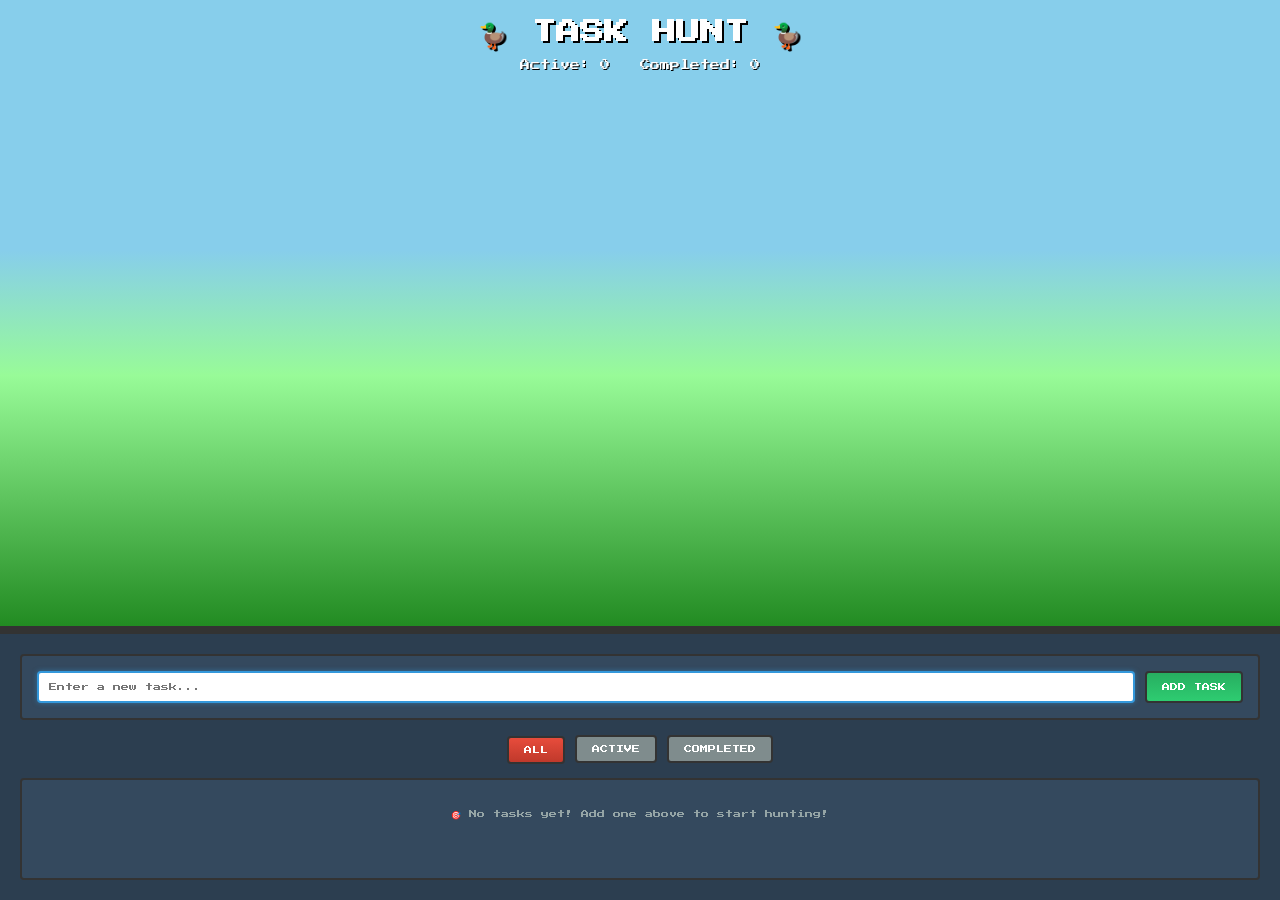
<file: task-hunt/index.html>
<!DOCTYPE html>
<html lang="en">
<head>
    <meta charset="UTF-8">
    <meta name="viewport" content="width=device-width, initial-scale=1.0">
    <title>Task Hunt - Gamified To-Do List</title>
    <link rel="preconnect" href="https://fonts.googleapis.com">
    <link rel="preconnect" href="https://fonts.gstatic.com" crossorigin>
    <link href="https://fonts.googleapis.com/css2?family=Press+Start+2P&display=swap" rel="stylesheet">
    <link rel="stylesheet" href="styles.css">
</head>
<body>
    <!-- Game Area (70-75% of screen) -->
    <div id="game-area">
        <div id="game-header">
            <h1>🦆 TASK HUNT 🦆</h1>
            <div id="score-board">
                <span>Active: <span id="active-count">0</span></span>
                <span>Completed: <span id="completed-count">0</span></span>
            </div>
        </div>
        
        <!-- Flying task ducks will be dynamically added here -->
        <div id="sky">
            <!-- Task ducks fly here -->
        </div>
        
        <!-- Crosshair cursor indicator -->
        <div id="crosshair"></div>
    </div>

    <!-- Control Panel (25-30% of screen) -->
    <div id="control-panel">
        <div id="task-input-section">
            <div id="input-container">
                <input type="text" id="task-input" placeholder="Enter a new task..." maxlength="50">
                <button id="add-task-btn">ADD TASK</button>
            </div>
        </div>

        <div id="filter-section">
            <button class="filter-btn active" data-filter="all">ALL</button>
            <button class="filter-btn" data-filter="active">ACTIVE</button>
            <button class="filter-btn" data-filter="completed">COMPLETED</button>
        </div>

        <div id="task-list-container">
            <ul id="task-list">
                <!-- Tasks will be dynamically added here -->
            </ul>
            <div id="empty-state" class="hidden">
                <p>🎯 No tasks yet! Add one above to start hunting!</p>
            </div>
        </div>
    </div>

    <!-- Shot effect overlay -->
    <div id="shot-overlay" class="hidden">
        <div class="shot-effect">💥</div>
    </div>

    <script src="script.js"></script>
</body>
</html>
</file>
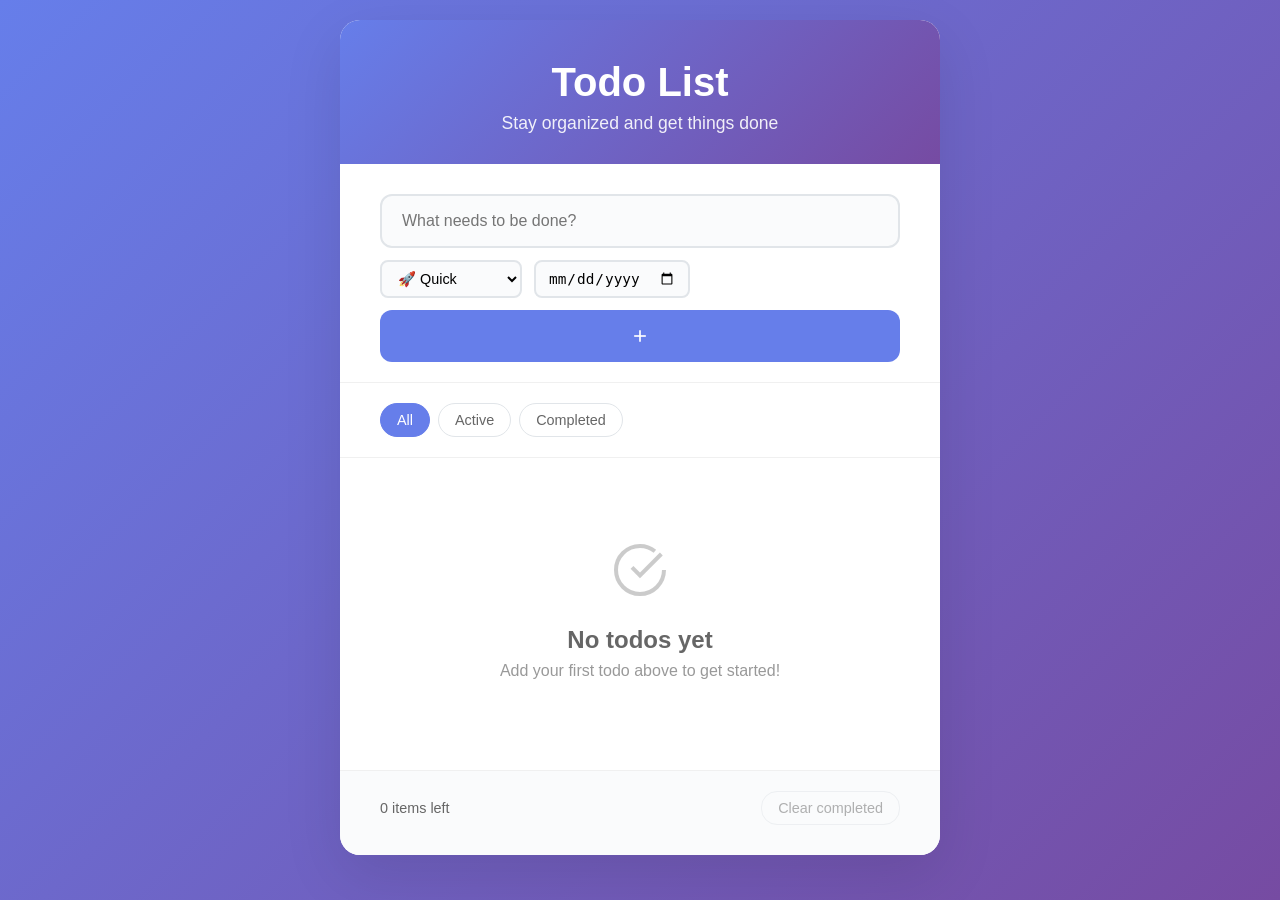
<file: todo/index.html>
<!DOCTYPE html>
<html lang="en">
<head>
    <meta charset="UTF-8">
    <meta name="viewport" content="width=device-width, initial-scale=1.0">
    <title>Todo List</title>
    <link rel="stylesheet" href="styles.css">
</head>
<body>
    <div class="container">
        <header>
            <h1>Todo List</h1>
            <p class="subtitle">Stay organized and get things done</p>
        </header>

        <div class="todo-input-section">
            <div class="input-container">
                <input 
                    type="text" 
                    id="todoInput" 
                    placeholder="What needs to be done?" 
                    maxlength="200"
                    autocomplete="off"
                >
                <div class="input-meta">
                    <select id="todoType" aria-label="Todo type">
                        <option value="quick">🚀 Quick</option>
                        <option value="deep">🧠 Deep Work</option>
                        <option value="reading">📖 Reading</option>
                        <option value="meeting">💬 Meeting</option>
                        <option value="admin">📋 Admin</option>
                        <option value="creative">🎨 Creative</option>
                    </select>
                    <input 
                        type="date" 
                        id="todoDueDate" 
                        aria-label="Due date"
                        title="Due date (optional)"
                    >
                </div>
                <button id="addBtn" aria-label="Add todo">
                    <svg width="20" height="20" viewBox="0 0 24 24" fill="none" stroke="currentColor" stroke-width="2">
                        <line x1="12" y1="5" x2="12" y2="19"></line>
                        <line x1="5" y1="12" x2="19" y2="12"></line>
                    </svg>
                </button>
            </div>
        </div>

        <div class="filters">
            <button class="filter-btn active" data-filter="all">All</button>
            <button class="filter-btn" data-filter="active">Active</button>
            <button class="filter-btn" data-filter="completed">Completed</button>
        </div>

        <div class="todo-list-container">
            <ul id="todoList" class="todo-list"></ul>
            <div id="emptyState" class="empty-state">
                <svg width="64" height="64" viewBox="0 0 24 24" fill="none" stroke="currentColor" stroke-width="1.5">
                    <path d="M9 11l3 3 8-8"></path>
                    <path d="M21 12c0 4.97-4.03 9-9 9s-9-4.03-9-9 4.03-9 9-9c2.12 0 4.05.74 5.58 1.97"></path>
                </svg>
                <h3>No todos yet</h3>
                <p>Add your first todo above to get started!</p>
            </div>
        </div>

        <footer class="todo-footer">
            <div class="todo-count">
                <span id="todoCount">0</span> <span id="todoCountText">items left</span>
            </div>
            <button id="clearCompleted" class="clear-completed">Clear completed</button>
        </footer>
    </div>

    <script src="script.js"></script>
</body>
</html>
</file>
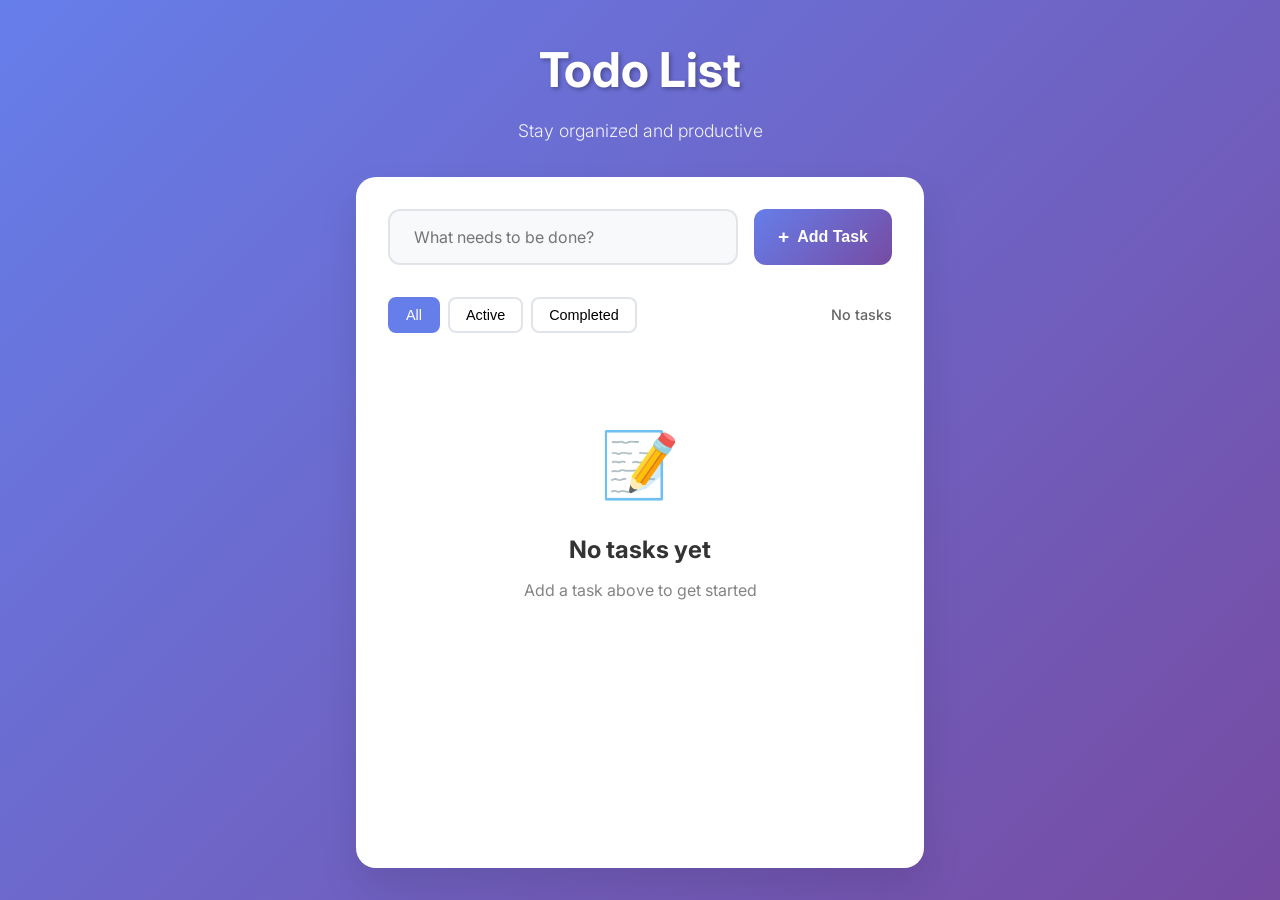
<file: todo2/index.html>
<!DOCTYPE html>
<html lang="en">
<head>
    <meta charset="UTF-8">
    <meta name="viewport" content="width=device-width, initial-scale=1.0">
    <title>Todo List - Stay Organized</title>
    <link rel="stylesheet" href="styles.css">
    <link href="https://fonts.googleapis.com/css2?family=Inter:wght@300;400;500;600;700&display=swap" rel="stylesheet">
</head>
<body>
    <div class="container">
        <header class="header">
            <h1 class="title">Todo List</h1>
            <p class="subtitle">Stay organized and productive</p>
        </header>

        <main class="main">
            <form class="add-todo-form" id="addTodoForm">
                <input 
                    type="text" 
                    id="todoInput" 
                    class="todo-input" 
                    placeholder="What needs to be done?"
                    maxlength="250"
                    required
                >
                <button type="submit" class="add-btn">
                    <span class="add-icon">+</span>
                    Add Task
                </button>
            </form>

            <div class="todo-controls">
                <div class="filter-buttons">
                    <button class="filter-btn active" data-filter="all">All</button>
                    <button class="filter-btn" data-filter="active">Active</button>
                    <button class="filter-btn" data-filter="completed">Completed</button>
                </div>
                <div class="todo-stats">
                    <span id="todoCount">0 tasks remaining</span>
                </div>
            </div>

            <ul class="todo-list" id="todoList">
                <!-- Todos will be dynamically inserted here -->
            </ul>

            <div class="empty-state" id="emptyState">
                <div class="empty-icon">📝</div>
                <h3>No tasks yet</h3>
                <p>Add a task above to get started</p>
            </div>

            <div class="bulk-actions" id="bulkActions">
                <button class="bulk-btn" id="clearCompleted">Clear Completed</button>
                <button class="bulk-btn danger" id="clearAll">Clear All</button>
            </div>
        </main>
    </div>

    <script src="script.js"></script>
</body>
</html>
</file>
<file: pomodoro/styles.css>
/* Reset and base styles */
* {
    margin: 0;
    padding: 0;
    box-sizing: border-box;
}

@import url('https://fonts.googleapis.com/css2?family=Orbitron:wght@400;700;900&display=swap');

body {
    font-family: 'Orbitron', 'Courier New', monospace;
    background: #0a0a0a;
    background-image: 
        radial-gradient(rgba(0, 255, 255, 0.1) 1px, transparent 1px),
        linear-gradient(0deg, rgba(255, 0, 255, 0.03) 50%, transparent 50%);
    background-size: 20px 20px, 100% 2px;
    min-height: 100vh;
    display: flex;
    align-items: center;
    justify-content: center;
    color: #00ff41;
    padding: 20px;
    position: relative;
    overflow-x: hidden;
}

body::before {
    content: '';
    position: fixed;
    top: 0;
    left: 0;
    width: 100%;
    height: 100%;
    background: repeating-linear-gradient(
        0deg,
        transparent,
        transparent 2px,
        rgba(0, 255, 255, 0.03) 2px,
        rgba(0, 255, 255, 0.03) 4px
    );
    pointer-events: none;
    z-index: 1;
}

.container {
    background: rgba(0, 0, 0, 0.9);
    border: 2px solid #00ff41;
    border-radius: 0;
    padding: 40px;
    box-shadow: 
        0 0 30px rgba(0, 255, 65, 0.5),
        inset 0 0 30px rgba(0, 255, 65, 0.1);
    text-align: center;
    max-width: 500px;
    width: 100%;
    position: relative;
    z-index: 2;
}

.container::before {
    content: '';
    position: absolute;
    top: -2px;
    left: -2px;
    right: -2px;
    bottom: -2px;
    background: linear-gradient(45deg, #ff0080, #00ff41, #0080ff, #ff0080);
    background-size: 400% 400%;
    animation: borderGlow 3s ease-in-out infinite;
    z-index: -1;
}

@keyframes borderGlow {
    0%, 100% { background-position: 0% 50%; }
    50% { background-position: 100% 50%; }
}

/* Header */
header h1 {
    font-size: 2.5rem;
    font-weight: 900;
    color: #00ff41;
    margin-bottom: 8px;
    text-shadow: 
        0 0 10px #00ff41,
        0 0 20px #00ff41,
        0 0 30px #00ff41;
    text-transform: uppercase;
    letter-spacing: 3px;
    animation: titleGlow 2s ease-in-out infinite alternate;
}

@keyframes titleGlow {
    from { text-shadow: 0 0 10px #00ff41, 0 0 20px #00ff41, 0 0 30px #00ff41; }
    to { text-shadow: 0 0 20px #00ff41, 0 0 30px #00ff41, 0 0 40px #00ff41; }
}

.subtitle {
    color: #ff0080;
    font-size: 1.1rem;
    margin-bottom: 40px;
    font-weight: 400;
    text-transform: uppercase;
    letter-spacing: 2px;
    text-shadow: 0 0 10px #ff0080;
}

/* Mode selector */
.mode-selector {
    display: flex;
    background: rgba(0, 0, 0, 0.7);
    border: 1px solid #0080ff;
    padding: 6px;
    margin-bottom: 40px;
    gap: 4px;
}

.mode-btn {
    flex: 1;
    background: transparent;
    border: 1px solid #333;
    padding: 12px 16px;
    font-size: 0.8rem;
    font-weight: 700;
    color: #0080ff;
    cursor: pointer;
    transition: all 0.2s ease;
    text-transform: uppercase;
    letter-spacing: 1px;
    font-family: 'Orbitron', monospace;
}

.mode-btn.active {
    background: #0080ff;
    color: #000;
    box-shadow: 
        0 0 20px #0080ff,
        inset 0 0 20px rgba(0, 128, 255, 0.2);
    border-color: #0080ff;
    text-shadow: none;
}

.mode-btn:hover:not(.active) {
    background: rgba(0, 128, 255, 0.1);
    color: #00ff41;
    text-shadow: 0 0 10px #00ff41;
    border-color: #00ff41;
}

/* Timer display */
.timer-display {
    position: relative;
    margin-bottom: 40px;
}

.time-circle {
    position: relative;
    display: inline-block;
    filter: drop-shadow(0 0 20px #00ff41);
}

.progress-ring {
    transform: rotate(-90deg);
}

.progress-ring-bg {
    fill: none;
    stroke: #333;
    stroke-width: 8;
}

.progress-ring-progress {
    fill: none;
    stroke: #00ff41;
    stroke-width: 8;
    stroke-linecap: round;
    stroke-dasharray: 879.646; /* 2 * π * 140 */
    stroke-dashoffset: 879.646;
    transition: stroke-dashoffset 1s linear;
    filter: drop-shadow(0 0 10px #00ff41);
}

.time-text {
    position: absolute;
    top: 50%;
    left: 50%;
    transform: translate(-50%, -50%);
    font-size: 3.5rem;
    font-weight: 900;
    color: #00ff41;
    font-variant-numeric: tabular-nums;
    font-family: 'Orbitron', monospace;
    text-shadow: 
        0 0 10px #00ff41,
        0 0 20px #00ff41,
        0 0 30px #00ff41;
    animation: digitGlow 1s ease-in-out infinite alternate;
}

@keyframes digitGlow {
    from { 
        text-shadow: 0 0 10px #00ff41, 0 0 20px #00ff41, 0 0 30px #00ff41;
        transform: translate(-50%, -50%) scale(1);
    }
    to { 
        text-shadow: 0 0 20px #00ff41, 0 0 30px #00ff41, 0 0 40px #00ff41;
        transform: translate(-50%, -50%) scale(1.02);
    }
}

/* Controls */
.controls {
    display: flex;
    gap: 16px;
    justify-content: center;
    margin-bottom: 40px;
}

.control-btn {
    border: 2px solid;
    border-radius: 0;
    padding: 16px 32px;
    font-size: 1rem;
    font-weight: 700;
    cursor: pointer;
    transition: all 0.2s ease;
    display: flex;
    align-items: center;
    justify-content: center;
    min-width: 120px;
    text-transform: uppercase;
    letter-spacing: 2px;
    font-family: 'Orbitron', monospace;
    position: relative;
    overflow: hidden;
}

.control-btn::before {
    content: '';
    position: absolute;
    top: 0;
    left: -100%;
    width: 100%;
    height: 100%;
    background: linear-gradient(90deg, transparent, rgba(255, 255, 255, 0.2), transparent);
    transition: left 0.5s;
}

.control-btn:hover::before {
    left: 100%;
}

.control-btn.primary {
    background: rgba(0, 255, 65, 0.1);
    color: #00ff41;
    border-color: #00ff41;
    box-shadow: 0 0 20px rgba(0, 255, 65, 0.3);
    text-shadow: 0 0 10px #00ff41;
}

.control-btn.primary:hover {
    background: #00ff41;
    color: #000;
    transform: translateY(-2px);
    box-shadow: 0 0 30px rgba(0, 255, 65, 0.6);
    text-shadow: none;
}

.control-btn.secondary {
    background: rgba(255, 0, 128, 0.1);
    color: #ff0080;
    border-color: #ff0080;
    box-shadow: 0 0 20px rgba(255, 0, 128, 0.3);
    text-shadow: 0 0 10px #ff0080;
}

.control-btn.secondary:hover {
    background: #ff0080;
    color: #000;
    transform: translateY(-2px);
    box-shadow: 0 0 30px rgba(255, 0, 128, 0.6);
    text-shadow: none;
}

/* Session info */
.session-info {
    display: flex;
    justify-content: space-between;
    gap: 20px;
    margin-bottom: 20px;
}

.session-counter, .current-mode {
    flex: 1;
    padding: 16px;
    background: rgba(0, 0, 0, 0.7);
    border: 1px solid #333;
    position: relative;
}

.session-counter::before, .current-mode::before {
    content: '';
    position: absolute;
    top: 0;
    left: 0;
    right: 0;
    height: 1px;
    background: linear-gradient(90deg, transparent, #0080ff, transparent);
}

.label {
    display: block;
    color: #0080ff;
    font-size: 0.75rem;
    font-weight: 700;
    margin-bottom: 8px;
    text-transform: uppercase;
    letter-spacing: 1px;
    font-family: 'Orbitron', monospace;
    text-shadow: 0 0 5px #0080ff;
}

.count, .mode {
    display: block;
    color: #00ff41;
    font-size: 1.5rem;
    font-weight: 900;
    font-family: 'Orbitron', monospace;
    text-shadow: 0 0 10px #00ff41;
}

/* Settings */
.settings {
    position: relative;
}

.settings-btn {
    background: rgba(0, 128, 255, 0.1);
    border: 1px solid #0080ff;
    color: #0080ff;
    cursor: pointer;
    font-size: 0.8rem;
    padding: 8px 16px;
    transition: all 0.2s ease;
    text-transform: uppercase;
    letter-spacing: 1px;
    font-family: 'Orbitron', monospace;
    font-weight: 700;
    text-shadow: 0 0 5px #0080ff;
}

.settings-btn:hover {
    background: rgba(0, 128, 255, 0.2);
    color: #00ff41;
    border-color: #00ff41;
    text-shadow: 0 0 10px #00ff41;
}

.settings-panel {
    position: absolute;
    bottom: 100%;
    left: 50%;
    transform: translateX(-50%);
    background: rgba(0, 0, 0, 0.95);
    border: 2px solid #0080ff;
    padding: 24px;
    box-shadow: 
        0 0 30px rgba(0, 128, 255, 0.5),
        inset 0 0 30px rgba(0, 128, 255, 0.1);
    width: 280px;
    margin-bottom: 12px;
    text-align: left;
    z-index: 10;
}

.settings-panel.hidden {
    display: none;
}

.settings-panel h3 {
    color: #00ff41;
    font-size: 1.1rem;
    margin-bottom: 20px;
    text-align: center;
    text-transform: uppercase;
    letter-spacing: 2px;
    font-family: 'Orbitron', monospace;
    font-weight: 900;
    text-shadow: 0 0 10px #00ff41;
}

.setting-group {
    margin-bottom: 16px;
}

.setting-group label {
    display: block;
    color: #0080ff;
    font-size: 0.8rem;
    font-weight: 700;
    margin-bottom: 8px;
    text-transform: uppercase;
    letter-spacing: 1px;
    font-family: 'Orbitron', monospace;
    text-shadow: 0 0 5px #0080ff;
}

.setting-group input[type="number"] {
    width: 100%;
    padding: 10px 12px;
    border: 1px solid #333;
    background: rgba(0, 0, 0, 0.7);
    color: #00ff41;
    font-size: 0.9rem;
    font-family: 'Orbitron', monospace;
    font-weight: 700;
    transition: all 0.2s ease;
    text-shadow: 0 0 5px #00ff41;
}

.setting-group input[type="number"]:focus {
    outline: none;
    border-color: #00ff41;
    box-shadow: 0 0 10px rgba(0, 255, 65, 0.3);
}

.setting-group input[type="checkbox"] {
    margin-right: 8px;
    transform: scale(1.2);
    accent-color: #00ff41;
}

#save-settings {
    width: 100%;
    margin-top: 8px;
}

/* Animations */
@keyframes pulse {
    0%, 100% { 
        transform: scale(1);
        filter: drop-shadow(0 0 20px #00ff41);
    }
    50% { 
        transform: scale(1.05);
        filter: drop-shadow(0 0 30px #00ff41);
    }
}

.timer-running .time-circle {
    animation: pulse 2s ease-in-out infinite;
}

@keyframes arcadeFlicker {
    0%, 100% { opacity: 1; }
    50% { opacity: 0.8; }
}

.timer-running .container {
    animation: arcadeFlicker 0.1s ease-in-out infinite;
}

/* Break mode styles */
.break-mode .progress-ring-progress {
    stroke: #ff0080;
    filter: drop-shadow(0 0 10px #ff0080);
}

.break-mode .time-text {
    color: #ff0080;
    text-shadow: 
        0 0 10px #ff0080,
        0 0 20px #ff0080,
        0 0 30px #ff0080;
}

.break-mode .mode-btn.active {
    background: #ff0080;
    color: #000;
    box-shadow: 
        0 0 20px #ff0080,
        inset 0 0 20px rgba(255, 0, 128, 0.2);
    border-color: #ff0080;
}

.break-mode .control-btn.primary {
    background: rgba(255, 0, 128, 0.1);
    color: #ff0080;
    border-color: #ff0080;
    box-shadow: 0 0 20px rgba(255, 0, 128, 0.3);
    text-shadow: 0 0 10px #ff0080;
}

.break-mode .control-btn.primary:hover {
    background: #ff0080;
    color: #000;
    box-shadow: 0 0 30px rgba(255, 0, 128, 0.6);
    text-shadow: none;
}

.break-mode .count, .break-mode .mode {
    color: #ff0080;
    text-shadow: 0 0 10px #ff0080;
}

.break-mode .time-circle {
    filter: drop-shadow(0 0 20px #ff0080);
}

.break-mode .timer-running .time-circle {
    animation: pulse 2s ease-in-out infinite;
}

@keyframes pulse {
    0%, 100% { 
        transform: scale(1);
    }
    50% { 
        transform: scale(1.05);
    }
}

.break-mode .timer-running .time-circle {
    animation: pulsePink 2s ease-in-out infinite;
}

@keyframes pulsePink {
    0%, 100% { 
        transform: scale(1);
        filter: drop-shadow(0 0 20px #ff0080);
    }
    50% { 
        transform: scale(1.05);
        filter: drop-shadow(0 0 30px #ff0080);
    }
}

/* Glitch effects */
@keyframes glitch {
    0% { transform: translate(0); }
    20% { transform: translate(-2px, 2px); }
    40% { transform: translate(-2px, -2px); }
    60% { transform: translate(2px, 2px); }
    80% { transform: translate(2px, -2px); }
    100% { transform: translate(0); }
}

.container:hover {
    animation: glitch 0.3s ease-in-out;
}

/* Scanlines effect */
.container::after {
    content: '';
    position: absolute;
    top: 0;
    left: 0;
    right: 0;
    bottom: 0;
    background: repeating-linear-gradient(
        0deg,
        transparent,
        transparent 1px,
        rgba(0, 255, 255, 0.05) 1px,
        rgba(0, 255, 255, 0.05) 2px
    );
    pointer-events: none;
    z-index: 1;
}

/* Responsive design */
@media (max-width: 480px) {
    .container {
        padding: 20px;
        margin: 10px;
    }
    
    header h1 {
        font-size: 1.8rem;
        letter-spacing: 2px;
    }
    
    .time-text {
        font-size: 2.8rem;
    }
    
    .controls {
        flex-direction: column;
        align-items: center;
        gap: 12px;
    }
    
    .control-btn {
        width: 100%;
        max-width: 200px;
    }
    
    .session-info {
        flex-direction: column;
        gap: 12px;
    }
    
    .progress-ring {
        width: 250px;
        height: 250px;
    }
    
    .progress-ring-bg,
    .progress-ring-progress {
        cx: 125;
        cy: 125;
        r: 115;
    }
    
    .mode-btn {
        font-size: 0.7rem;
        padding: 10px 12px;
    }
    
    .settings-panel {
        width: 260px;
        padding: 20px;
    }
}
</file>
<file: task-hunt/styles.css>
/* Task Hunt - Retro 8-bit Styling */

* {
    margin: 0;
    padding: 0;
    box-sizing: border-box;
}

body {
    font-family: 'Press Start 2P', cursive;
    background: linear-gradient(to bottom, #87ceeb 0%, #98fb98 100%);
    height: 100vh;
    overflow: hidden;
    user-select: none;
}

/* Game Area Styling */
#game-area {
    height: 70vh;
    position: relative;
    background: linear-gradient(to bottom, 
        #87ceeb 0%, 
        #87ceeb 40%, 
        #98fb98 60%, 
        #228b22 100%);
    border-bottom: 4px solid #333;
    cursor: crosshair;
    overflow: hidden;
}

#game-header {
    position: absolute;
    top: 20px;
    left: 50%;
    transform: translateX(-50%);
    z-index: 100;
    text-align: center;
}

#game-header h1 {
    font-size: 24px;
    color: #fff;
    text-shadow: 2px 2px 0px #000;
    margin-bottom: 10px;
}

#score-board {
    display: flex;
    gap: 30px;
    justify-content: center;
    font-size: 10px;
    color: #fff;
    text-shadow: 1px 1px 0px #000;
}

#sky {
    width: 100%;
    height: 100%;
    position: relative;
    overflow: hidden;
}

/* Task Duck Styling */
.task-duck {
    position: absolute;
    background: linear-gradient(45deg, #ffd700, #ffed4e);
    border: 3px solid #333;
    border-radius: 8px;
    padding: 8px 12px;
    font-size: 10px;
    color: #333;
    cursor: crosshair;
    z-index: 50;
    transition: transform 0.1s ease;
    box-shadow: 2px 2px 0px rgba(0,0,0,0.3);
    min-width: 120px;
    max-width: 250px;
    word-wrap: break-word;
    display: flex;
    align-items: center;
    gap: 5px;
}

.task-duck::before {
    content: "🦆";
    font-size: 12px;
}

.task-duck:hover {
    transform: scale(1.1);
    box-shadow: 3px 3px 0px rgba(0,0,0,0.4);
}

.task-duck.shot {
    animation: shotAnimation 0.8s ease-out forwards;
}

@keyframes shotAnimation {
    0% {
        transform: scale(1.2) rotate(0deg);
        opacity: 1;
    }
    50% {
        transform: scale(0.8) rotate(180deg);
        opacity: 0.7;
    }
    100% {
        transform: scale(0) rotate(360deg) translateY(200px);
        opacity: 0;
    }
}

/* Crosshair effect */
#crosshair {
    position: absolute;
    width: 30px;
    height: 30px;
    pointer-events: none;
    z-index: 1000;
    opacity: 0;
    transition: opacity 0.2s;
}

#crosshair::before,
#crosshair::after {
    content: '';
    position: absolute;
    background: #ff0000;
    box-shadow: 0 0 5px rgba(255,0,0,0.5);
}

#crosshair::before {
    width: 2px;
    height: 30px;
    left: 50%;
    top: 0;
    transform: translateX(-50%);
}

#crosshair::after {
    width: 30px;
    height: 2px;
    top: 50%;
    left: 0;
    transform: translateY(-50%);
}

#game-area:hover #crosshair {
    opacity: 1;
}

/* Control Panel Styling */
#control-panel {
    height: 30vh;
    background: #2c3e50;
    border-top: 4px solid #333;
    padding: 20px;
    display: flex;
    flex-direction: column;
    gap: 15px;
}

#task-input-section {
    background: #34495e;
    padding: 15px;
    border: 2px solid #333;
    border-radius: 4px;
}

#input-container {
    display: flex;
    gap: 10px;
    align-items: center;
}

#task-input {
    flex: 1;
    padding: 10px;
    font-family: 'Press Start 2P', cursive;
    font-size: 8px;
    background: #fff;
    border: 2px solid #333;
    border-radius: 4px;
    color: #333;
}

#task-input:focus {
    outline: none;
    border-color: #3498db;
    box-shadow: 0 0 5px rgba(52, 152, 219, 0.5);
}

#add-task-btn {
    padding: 10px 15px;
    font-family: 'Press Start 2P', cursive;
    font-size: 8px;
    background: linear-gradient(to bottom, #27ae60, #2ecc71);
    color: #fff;
    border: 2px solid #333;
    border-radius: 4px;
    cursor: pointer;
    transition: all 0.1s ease;
}

#add-task-btn:hover {
    background: linear-gradient(to bottom, #2ecc71, #27ae60);
    transform: translateY(-1px);
}

#add-task-btn:active {
    transform: translateY(1px);
}

/* Filter Section */
#filter-section {
    display: flex;
    gap: 10px;
    justify-content: center;
}

.filter-btn {
    padding: 8px 15px;
    font-family: 'Press Start 2P', cursive;
    font-size: 8px;
    background: #7f8c8d;
    color: #fff;
    border: 2px solid #333;
    border-radius: 4px;
    cursor: pointer;
    transition: all 0.1s ease;
}

.filter-btn:hover {
    background: #95a5a6;
    transform: translateY(-1px);
}

.filter-btn.active {
    background: linear-gradient(to bottom, #e74c3c, #c0392b);
    transform: translateY(1px);
}

/* Task List */
#task-list-container {
    flex: 1;
    background: #34495e;
    border: 2px solid #333;
    border-radius: 4px;
    padding: 10px;
    overflow-y: auto;
}

#task-list {
    list-style: none;
    max-height: 100%;
}

.task-item {
    background: #ecf0f1;
    margin-bottom: 8px;
    padding: 10px;
    border: 2px solid #333;
    border-radius: 4px;
    display: flex;
    justify-content: space-between;
    align-items: center;
    font-size: 8px;
    transition: all 0.2s ease;
    cursor: pointer;
}

.task-item:hover {
    background: #d5dbdb;
    transform: translateX(2px);
}

.task-item.completed {
    background: #95a5a6;
    color: #7f8c8d;
    text-decoration: line-through;
}

.task-item.completed .task-text {
    opacity: 0.6;
}

.task-item .task-text {
    flex: 1;
    margin-right: 10px;
    word-wrap: break-word;
}

.task-item .task-controls {
    display: flex;
    gap: 5px;
}

.task-btn {
    padding: 4px 8px;
    font-family: 'Press Start 2P', cursive;
    font-size: 6px;
    border: 1px solid #333;
    border-radius: 2px;
    cursor: pointer;
    transition: all 0.1s ease;
}

.edit-btn {
    background: #3498db;
    color: #fff;
}

.edit-btn:hover {
    background: #2980b9;
}

.delete-btn {
    background: #e74c3c;
    color: #fff;
}

.delete-btn:hover {
    background: #c0392b;
}

.toggle-btn {
    background: #27ae60;
    color: #fff;
}

.toggle-btn:hover {
    background: #2ecc71;
}

.task-item.completed .toggle-btn {
    background: #f39c12;
}

.task-item.completed .toggle-btn:hover {
    background: #e67e22;
}

/* Empty State */
#empty-state {
    text-align: center;
    color: #95a5a6;
    font-size: 8px;
    padding: 20px;
}

/* Shot Overlay Effect */
#shot-overlay {
    position: fixed;
    top: 0;
    left: 0;
    width: 100%;
    height: 100%;
    pointer-events: none;
    z-index: 2000;
    display: flex;
    justify-content: center;
    align-items: center;
}

.shot-effect {
    font-size: 48px;
    animation: shotExplosion 0.5s ease-out;
}

@keyframes shotExplosion {
    0% {
        transform: scale(0);
        opacity: 1;
    }
    50% {
        transform: scale(1.5);
        opacity: 1;
    }
    100% {
        transform: scale(2);
        opacity: 0;
    }
}

/* Utility Classes */
.hidden {
    display: none !important;
}

.editing {
    background: #f1c40f !important;
    color: #333 !important;
}

/* Responsive Design */
@media (max-width: 768px) {
    #game-header h1 {
        font-size: 16px;
    }
    
    .task-duck {
        font-size: 8px;
        padding: 6px 10px;
        min-width: 100px;
        max-width: 200px;
    }
    
    #control-panel {
        padding: 15px;
    }
    
    #input-container {
        flex-direction: column;
        gap: 10px;
    }
    
    #add-task-btn {
        width: 100%;
    }
}

/* Scrollbar Styling */
#task-list-container::-webkit-scrollbar {
    width: 8px;
}

#task-list-container::-webkit-scrollbar-track {
    background: #2c3e50;
}

#task-list-container::-webkit-scrollbar-thumb {
    background: #7f8c8d;
    border-radius: 4px;
}

#task-list-container::-webkit-scrollbar-thumb:hover {
    background: #95a5a6;
}
</file>
<file: todo/styles.css>
/* Reset and base styles */
* {
    margin: 0;
    padding: 0;
    box-sizing: border-box;
}

body {
    font-family: -apple-system, BlinkMacSystemFont, 'Segoe UI', Roboto, Oxygen, Ubuntu, Cantarell, sans-serif;
    background: linear-gradient(135deg, #667eea 0%, #764ba2 100%);
    min-height: 100vh;
    padding: 20px;
    color: #333;
}

.container {
    max-width: 600px;
    margin: 0 auto;
    background: white;
    border-radius: 20px;
    box-shadow: 0 20px 60px rgba(0, 0, 0, 0.1);
    overflow: hidden;
    min-height: 80vh;
    display: flex;
    flex-direction: column;
}

/* Header */
header {
    background: linear-gradient(135deg, #667eea 0%, #764ba2 100%);
    color: white;
    padding: 40px 40px 30px;
    text-align: center;
}

header h1 {
    font-size: 2.5rem;
    font-weight: 700;
    margin-bottom: 8px;
}

.subtitle {
    opacity: 0.9;
    font-size: 1.1rem;
    font-weight: 300;
}

/* Input section */
.todo-input-section {
    padding: 30px 40px 20px;
    border-bottom: 1px solid #f0f0f0;
}

.input-container {
    display: flex;
    flex-direction: column;
    gap: 12px;
}

.input-container > div {
    display: flex;
    gap: 12px;
    align-items: center;
}

#todoInput {
    flex: 1;
    padding: 16px 20px;
    border: 2px solid #e1e5e9;
    border-radius: 12px;
    font-size: 1rem;
    transition: all 0.3s ease;
    background: #fafbfc;
}

.input-meta {
    display: flex;
    gap: 8px;
    align-items: center;
    flex-wrap: wrap;
}

#todoType, #todoDueDate {
    padding: 8px 12px;
    border: 2px solid #e1e5e9;
    border-radius: 8px;
    font-size: 0.9rem;
    background: #fafbfc;
    transition: all 0.3s ease;
}

#todoType {
    min-width: 120px;
}

#todoDueDate {
    min-width: 140px;
}

#todoType:focus, #todoDueDate:focus {
    outline: none;
    border-color: #667eea;
    background: white;
    box-shadow: 0 0 0 3px rgba(102, 126, 234, 0.1);
}

#todoInput:focus {
    outline: none;
    border-color: #667eea;
    background: white;
    box-shadow: 0 0 0 3px rgba(102, 126, 234, 0.1);
}

#addBtn {
    padding: 16px;
    background: #667eea;
    color: white;
    border: none;
    border-radius: 12px;
    cursor: pointer;
    transition: all 0.3s ease;
    display: flex;
    align-items: center;
    justify-content: center;
}

#addBtn:hover {
    background: #5a6fd8;
    transform: translateY(-2px);
    box-shadow: 0 8px 25px rgba(102, 126, 234, 0.3);
}

#addBtn:active {
    transform: translateY(0);
}

/* Filters */
.filters {
    padding: 20px 40px;
    display: flex;
    gap: 8px;
    border-bottom: 1px solid #f0f0f0;
}

.filter-btn {
    padding: 8px 16px;
    border: 1px solid #e1e5e9;
    background: white;
    border-radius: 20px;
    font-size: 0.9rem;
    cursor: pointer;
    transition: all 0.3s ease;
    color: #666;
}

.filter-btn:hover {
    border-color: #667eea;
    color: #667eea;
}

.filter-btn.active {
    background: #667eea;
    color: white;
    border-color: #667eea;
}

/* Todo list */
.todo-list-container {
    flex: 1;
    padding: 20px 40px 30px;
}

.todo-list {
    list-style: none;
}

.todo-item {
    display: flex;
    align-items: center;
    padding: 16px 0;
    border-bottom: 1px solid #f0f0f0;
    animation: slideIn 0.3s ease;
    transition: all 0.3s ease;
}

.todo-item:last-child {
    border-bottom: none;
}

.todo-item:hover {
    background: #fafbfc;
    margin: 0 -20px;
    padding-left: 20px;
    padding-right: 20px;
    border-radius: 8px;
}

.todo-checkbox {
    width: 22px;
    height: 22px;
    border: 2px solid #e1e5e9;
    border-radius: 50%;
    margin-right: 16px;
    cursor: pointer;
    transition: all 0.3s ease;
    flex-shrink: 0;
    position: relative;
}

.todo-checkbox:hover {
    border-color: #667eea;
}

.todo-checkbox.completed {
    background: #667eea;
    border-color: #667eea;
}

.todo-checkbox.completed::after {
    content: '✓';
    position: absolute;
    top: 50%;
    left: 50%;
    transform: translate(-50%, -50%);
    color: white;
    font-size: 12px;
    font-weight: bold;
}

.todo-content {
    flex: 1;
    display: flex;
    flex-direction: column;
    gap: 4px;
}

.todo-text {
    font-size: 1rem;
    line-height: 1.5;
    cursor: text;
    padding: 4px 8px;
    border-radius: 4px;
    transition: all 0.3s ease;
    word-break: break-word;
}

.todo-text:hover {
    background: #f8f9fa;
}

.todo-text.completed {
    text-decoration: line-through;
    color: #999;
    opacity: 0.7;
}

.todo-text.editing {
    background: white;
    border: 2px solid #667eea;
    outline: none;
}

.todo-meta {
    display: flex;
    gap: 8px;
    align-items: center;
    font-size: 0.8rem;
    color: #666;
    padding-left: 8px;
}

.todo-type {
    padding: 2px 6px;
    border-radius: 12px;
    font-size: 0.75rem;
    font-weight: 500;
}

.todo-type.quick { background: #e3f2fd; color: #1976d2; }
.todo-type.deep { background: #f3e5f5; color: #7b1fa2; }
.todo-type.reading { background: #e8f5e8; color: #388e3c; }
.todo-type.meeting { background: #fff3e0; color: #f57c00; }
.todo-type.admin { background: #fce4ec; color: #c2185b; }
.todo-type.creative { background: #f1f8e9; color: #689f38; }

.todo-deadline {
    display: flex;
    align-items: center;
    gap: 4px;
    padding: 2px 6px;
    border-radius: 12px;
    font-size: 0.75rem;
    font-weight: 500;
}

.todo-deadline.overdue {
    background: #ffebee;
    color: #d32f2f;
}

.todo-deadline.due-soon {
    background: #fff8e1;
    color: #f57c00;
}

.todo-deadline.normal {
    background: #f5f5f5;
    color: #666;
}

.delete-btn {
    background: none;
    border: none;
    color: #dc3545;
    cursor: pointer;
    padding: 8px;
    border-radius: 4px;
    transition: all 0.3s ease;
    opacity: 0;
    transform: scale(0.8);
}

.todo-item:hover .delete-btn {
    opacity: 1;
    transform: scale(1);
}

.delete-btn:hover {
    background: #dc3545;
    color: white;
}

/* Empty state */
.empty-state {
    text-align: center;
    padding: 60px 20px;
    color: #999;
}

.empty-state svg {
    margin-bottom: 20px;
    opacity: 0.5;
}

.empty-state h3 {
    font-size: 1.5rem;
    margin-bottom: 8px;
    color: #666;
}

.empty-state p {
    font-size: 1rem;
}

.empty-state.hidden {
    display: none;
}

/* Footer */
.todo-footer {
    padding: 20px 40px 30px;
    border-top: 1px solid #f0f0f0;
    display: flex;
    justify-content: space-between;
    align-items: center;
    background: #fafbfc;
}

.todo-count {
    font-size: 0.9rem;
    color: #666;
}

.clear-completed {
    background: none;
    border: 1px solid #e1e5e9;
    color: #666;
    padding: 8px 16px;
    border-radius: 16px;
    cursor: pointer;
    font-size: 0.9rem;
    transition: all 0.3s ease;
}

.clear-completed:hover {
    border-color: #dc3545;
    color: #dc3545;
    background: rgba(220, 53, 69, 0.1);
}

.clear-completed:disabled {
    opacity: 0.5;
    cursor: not-allowed;
}

.clear-completed:disabled:hover {
    border-color: #e1e5e9;
    color: #666;
    background: none;
}

/* Animations */
@keyframes slideIn {
    from {
        opacity: 0;
        transform: translateY(-10px);
    }
    to {
        opacity: 1;
        transform: translateY(0);
    }
}

@keyframes slideOut {
    from {
        opacity: 1;
        transform: translateX(0);
    }
    to {
        opacity: 0;
        transform: translateX(100%);
    }
}

.todo-item.removing {
    animation: slideOut 0.3s ease forwards;
}

/* Responsive design */
@media (max-width: 768px) {
    body {
        padding: 10px;
    }
    
    .container {
        border-radius: 12px;
        min-height: 90vh;
    }
    
    header {
        padding: 30px 20px 25px;
    }
    
    header h1 {
        font-size: 2rem;
    }
    
    .todo-input-section,
    .filters,
    .todo-list-container,
    .todo-footer {
        padding-left: 20px;
        padding-right: 20px;
    }
    
    .filters {
        gap: 6px;
    }
    
    .filter-btn {
        font-size: 0.8rem;
        padding: 6px 12px;
    }
    
    .todo-item:hover {
        margin: 0 -10px;
        padding-left: 10px;
        padding-right: 10px;
    }
    
    .input-container {
        flex-direction: column;
    }
    
    .input-meta {
        flex-direction: column;
        align-items: stretch;
        gap: 8px;
    }
    
    #todoType, #todoDueDate {
        min-width: unset;
    }
}
</file>
<file: todo2/styles.css>
/* Reset and base styles */
* {
    margin: 0;
    padding: 0;
    box-sizing: border-box;
}

body {
    font-family: 'Inter', -apple-system, BlinkMacSystemFont, 'Segoe UI', Roboto, sans-serif;
    background: linear-gradient(135deg, #667eea 0%, #764ba2 100%);
    min-height: 100vh;
    color: #333;
    line-height: 1.6;
}

/* Container */
.container {
    max-width: 600px;
    margin: 0 auto;
    padding: 2rem 1rem;
    min-height: 100vh;
    display: flex;
    flex-direction: column;
}

/* Header */
.header {
    text-align: center;
    margin-bottom: 2rem;
    color: white;
}

.title {
    font-size: 3rem;
    font-weight: 700;
    margin-bottom: 0.5rem;
    text-shadow: 2px 2px 4px rgba(0, 0, 0, 0.3);
}

.subtitle {
    font-size: 1.1rem;
    font-weight: 300;
    opacity: 0.9;
}

/* Main content */
.main {
    flex: 1;
    background: white;
    border-radius: 20px;
    padding: 2rem;
    box-shadow: 0 20px 40px rgba(0, 0, 0, 0.1);
    backdrop-filter: blur(10px);
}

/* Add todo form */
.add-todo-form {
    display: flex;
    gap: 1rem;
    margin-bottom: 2rem;
}

.todo-input {
    flex: 1;
    padding: 1rem 1.5rem;
    border: 2px solid #e1e5e9;
    border-radius: 12px;
    font-size: 1rem;
    font-family: inherit;
    transition: all 0.3s ease;
    background: #f8f9fa;
}

.todo-input:focus {
    outline: none;
    border-color: #667eea;
    box-shadow: 0 0 0 3px rgba(102, 126, 234, 0.1);
    background: white;
}

.add-btn {
    display: flex;
    align-items: center;
    gap: 0.5rem;
    padding: 1rem 1.5rem;
    background: linear-gradient(135deg, #667eea 0%, #764ba2 100%);
    color: white;
    border: none;
    border-radius: 12px;
    font-size: 1rem;
    font-weight: 600;
    cursor: pointer;
    transition: all 0.3s ease;
    white-space: nowrap;
}

.add-btn:hover {
    transform: translateY(-2px);
    box-shadow: 0 8px 25px rgba(102, 126, 234, 0.4);
}

.add-btn:active {
    transform: translateY(0);
}

.add-icon {
    font-size: 1.2rem;
    font-weight: bold;
}

/* Todo controls */
.todo-controls {
    display: flex;
    justify-content: space-between;
    align-items: center;
    margin-bottom: 1.5rem;
    flex-wrap: wrap;
    gap: 1rem;
}

.filter-buttons {
    display: flex;
    gap: 0.5rem;
}

.filter-btn {
    padding: 0.5rem 1rem;
    border: 2px solid #e1e5e9;
    background: white;
    border-radius: 8px;
    font-size: 0.9rem;
    font-weight: 500;
    cursor: pointer;
    transition: all 0.3s ease;
}

.filter-btn:hover {
    border-color: #667eea;
    background: #f8f9ff;
}

.filter-btn.active {
    background: #667eea;
    color: white;
    border-color: #667eea;
}

.todo-stats {
    font-size: 0.9rem;
    color: #666;
    font-weight: 500;
}

/* Todo list */
.todo-list {
    list-style: none;
    margin-bottom: 2rem;
}

.todo-item {
    display: flex;
    align-items: center;
    gap: 1rem;
    padding: 1rem;
    background: #f8f9fa;
    border-radius: 12px;
    margin-bottom: 0.5rem;
    transition: all 0.3s ease;
    border: 2px solid transparent;
}

.todo-item:hover {
    background: #f0f4ff;
    border-color: #e1e8ff;
    transform: translateX(4px);
}

.todo-item.completed {
    opacity: 0.7;
    background: #f0f0f0;
}

.todo-item.completed .todo-text {
    text-decoration: line-through;
    color: #888;
}

.todo-checkbox {
    width: 20px;
    height: 20px;
    border: 2px solid #ddd;
    border-radius: 6px;
    cursor: pointer;
    position: relative;
    transition: all 0.3s ease;
    flex-shrink: 0;
}

.todo-checkbox:hover {
    border-color: #667eea;
}

.todo-checkbox.checked {
    background: #667eea;
    border-color: #667eea;
}

.todo-checkbox.checked::after {
    content: '✓';
    position: absolute;
    top: 50%;
    left: 50%;
    transform: translate(-50%, -50%);
    color: white;
    font-size: 12px;
    font-weight: bold;
}

.todo-text {
    flex: 1;
    font-size: 1rem;
    word-wrap: break-word;
    line-height: 1.4;
}

.todo-actions {
    display: flex;
    gap: 0.5rem;
    opacity: 0;
    transition: opacity 0.3s ease;
}

.todo-item:hover .todo-actions {
    opacity: 1;
}

.action-btn {
    padding: 0.4rem 0.8rem;
    border: none;
    border-radius: 6px;
    font-size: 0.8rem;
    font-weight: 500;
    cursor: pointer;
    transition: all 0.3s ease;
}

.edit-btn {
    background: #fff3cd;
    color: #856404;
}

.edit-btn:hover {
    background: #ffeaa7;
}

.delete-btn {
    background: #f8d7da;
    color: #721c24;
}

.delete-btn:hover {
    background: #f5c6cb;
}

/* Empty state */
.empty-state {
    text-align: center;
    padding: 3rem 1rem;
    color: #666;
    display: none;
}

.empty-state.show {
    display: block;
}

.empty-icon {
    font-size: 4rem;
    margin-bottom: 1rem;
}

.empty-state h3 {
    font-size: 1.5rem;
    margin-bottom: 0.5rem;
    color: #333;
}

.empty-state p {
    font-size: 1rem;
    opacity: 0.8;
}

/* Bulk actions */
.bulk-actions {
    display: flex;
    gap: 1rem;
    justify-content: center;
    padding-top: 1rem;
    border-top: 1px solid #e1e5e9;
}

.bulk-btn {
    padding: 0.7rem 1.2rem;
    border: 2px solid #e1e5e9;
    background: white;
    border-radius: 8px;
    font-size: 0.9rem;
    font-weight: 500;
    cursor: pointer;
    transition: all 0.3s ease;
}

.bulk-btn:hover {
    background: #f8f9fa;
    border-color: #ddd;
}

.bulk-btn.danger:hover {
    background: #fff5f5;
    border-color: #feb2b2;
    color: #c53030;
}

/* Edit mode */
.todo-item.editing .todo-text {
    display: none;
}

.edit-input {
    flex: 1;
    padding: 0.5rem;
    border: 2px solid #667eea;
    border-radius: 6px;
    font-size: 1rem;
    font-family: inherit;
    background: white;
}

.edit-input:focus {
    outline: none;
    box-shadow: 0 0 0 3px rgba(102, 126, 234, 0.1);
}

/* Animations */
@keyframes fadeInUp {
    from {
        opacity: 0;
        transform: translateY(20px);
    }
    to {
        opacity: 1;
        transform: translateY(0);
    }
}

@keyframes confettiFall {
    0% {
        transform: translateY(-10px) rotate(0deg);
        opacity: 1;
    }
    100% {
        transform: translateY(100vh) rotate(720deg);
        opacity: 0;
    }
}

.todo-item {
    animation: fadeInUp 0.3s ease;
}

.confetti-piece {
    position: fixed;
    pointer-events: none;
    z-index: 9999;
}

/* Responsive design */
@media (max-width: 768px) {
    .container {
        padding: 1rem 0.5rem;
    }
    
    .title {
        font-size: 2.5rem;
    }
    
    .main {
        padding: 1.5rem;
        border-radius: 15px;
    }
    
    .add-todo-form {
        flex-direction: column;
    }
    
    .todo-controls {
        flex-direction: column;
        align-items: stretch;
        text-align: center;
    }
    
    .filter-buttons {
        justify-content: center;
    }
    
    .bulk-actions {
        flex-direction: column;
    }
}

@media (max-width: 480px) {
    .todo-item {
        padding: 0.8rem;
    }
    
    .todo-actions {
        opacity: 1;
    }
    
    .action-btn {
        padding: 0.3rem 0.6rem;
        font-size: 0.75rem;
    }
}
</file>
